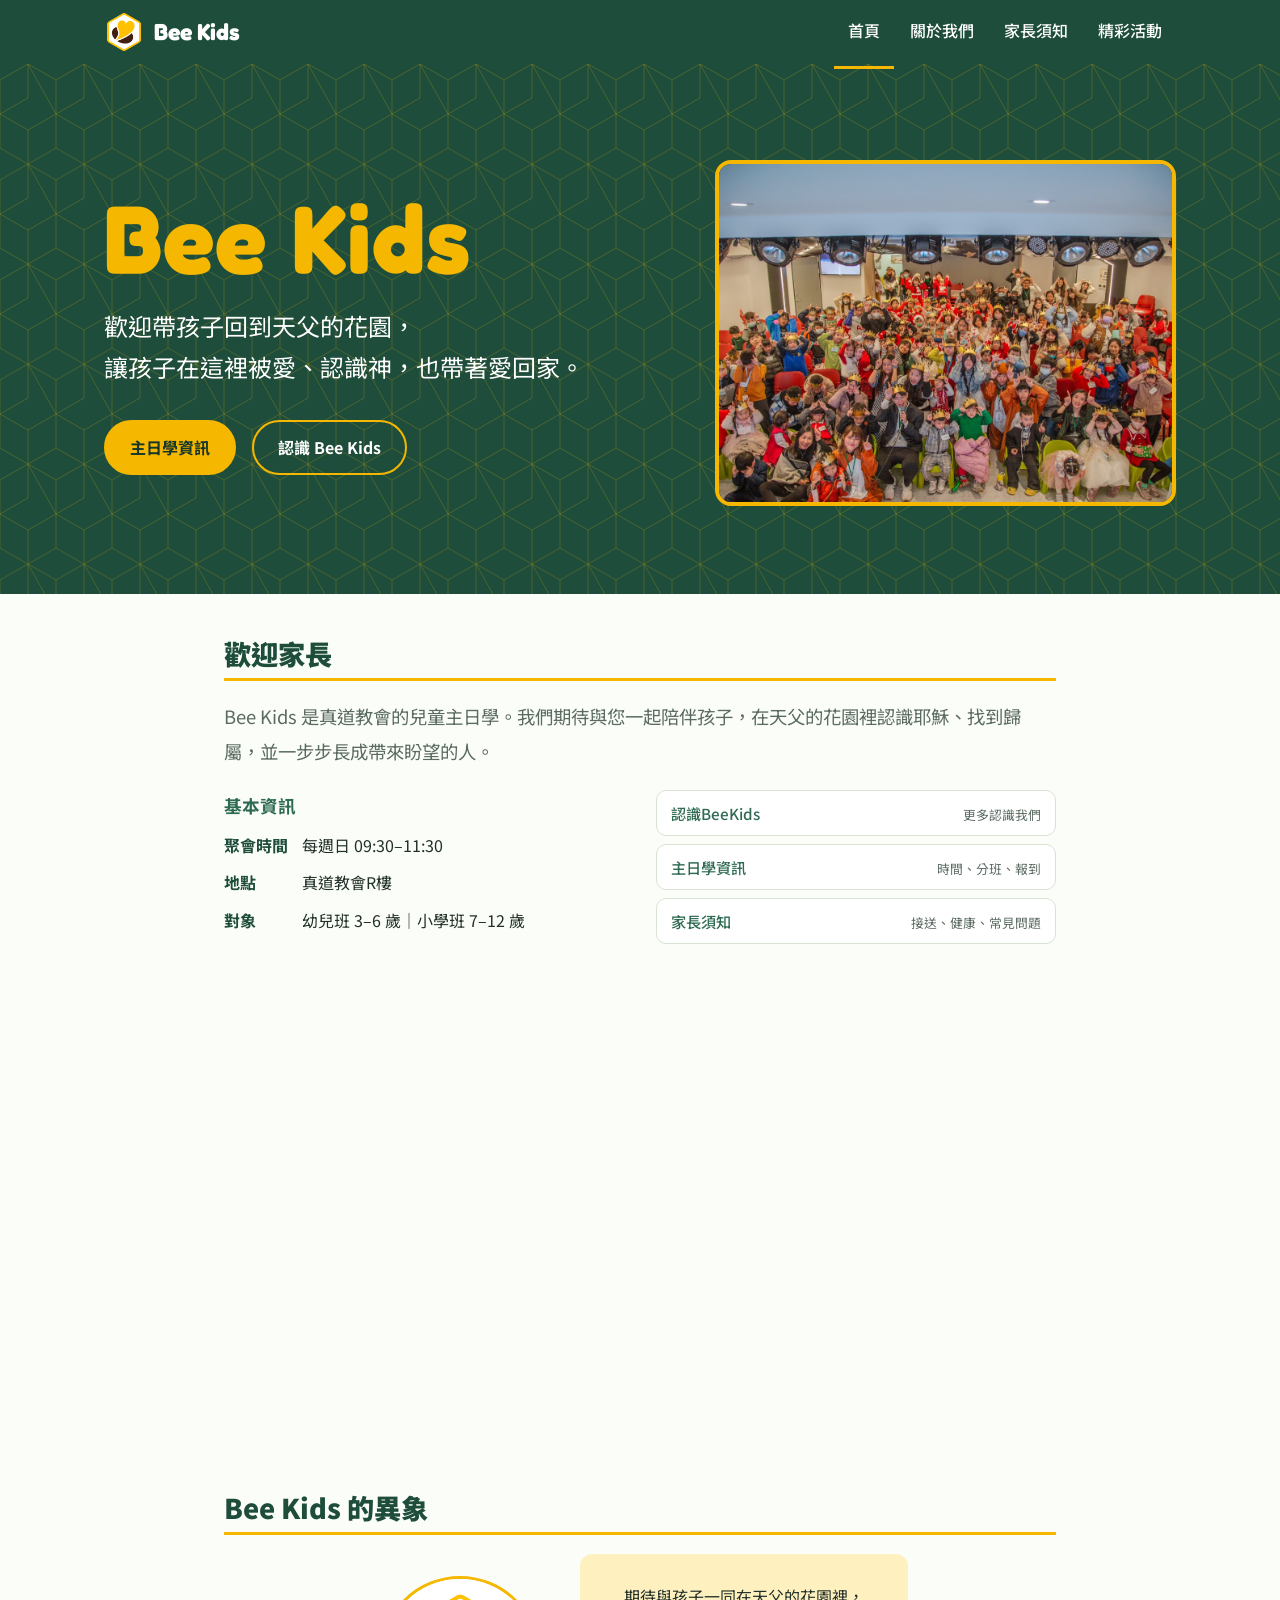
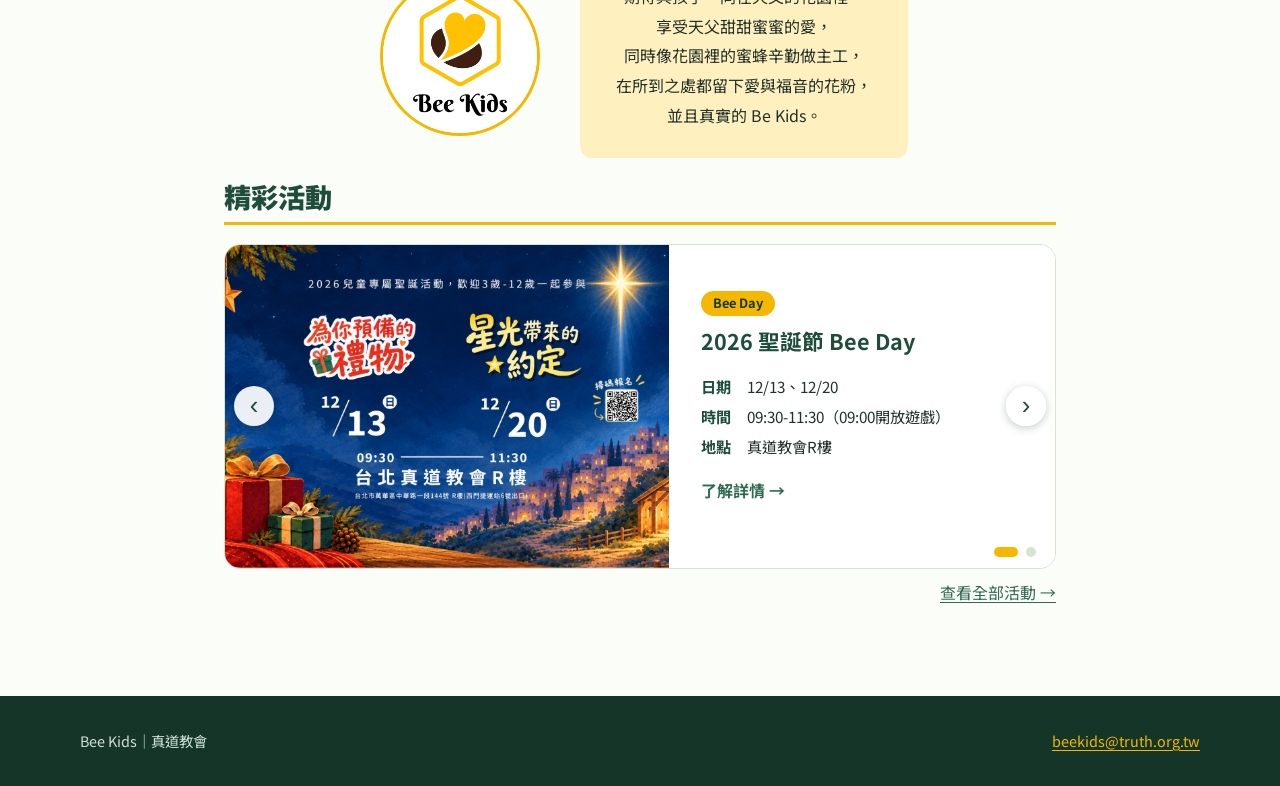
<file: index.html>
<!doctype html>
<html lang="zh-Hant">
<head>
<meta charset="utf-8">
<meta name="viewport" content="width=device-width, initial-scale=1">
<title>Bee Kids｜家長平台</title>
<meta name="description" content="Bee Kids 兒童主日學家長平台：認識我們、主日學資訊、家長須知與年度行事曆。">
<link rel="stylesheet" href="assets/site.css">
<script defer src="assets/site.js"></script>
<script defer src="assets/events-carousel.js"></script>
</head>
<body class="home">

<section class="hero">
  <div class="hero-in">
    <div class="hero-text">
      <h1>Bee Kids</h1>
      <p>歡迎帶孩子回到天父的花園，<br>讓孩子在這裡被愛、認識神，也帶著愛回家。</p>
      <div class="btns">
        <a class="btn solid" href="parents/meet/info.html">主日學資訊</a>
        <a class="btn line" href="parents/meet/about.html">認識 Bee Kids</a>
      </div>
    </div>
    <figure class="hero-photo">
  <img src="assets/img/main_group.jpg" alt="Bee Kids 活動合照">
</figure>
  </div>
</section>

<main id="main" class="page no-toc">
<article class="prose">

<h2 id="welcome">歡迎家長</h2>
<p class="lead">Bee Kids 是真道教會的兒童主日學。我們期待與您一起陪伴孩子，在天父的花園裡認識耶穌、找到歸屬，並一步步長成帶來盼望的人。</p>

<div class="info-split">
  <div class="info-left">
    <h3>基本資訊</h3>
    <dl class="facts">
      <dt>聚會時間</dt><dd>每週日 <span class="nw">09:30–11:30</span></dd>
      <dt>地點</dt><dd>真道教會R樓</dd>
      <dt>對象</dt><dd><span class="nw">幼兒班 3–6 歲</span>｜<span class="nw">小學班 7–12 歲</span></dd>
    </dl>
  </div>

  <ul class="links row">
    <li><a href="parents/info.html">認識BeeKids<small>更多認識我們</small></a></li>
    <li><a href="parents/info.html">主日學資訊<small>時間、分班、報到</small></a></li>
    <li><a href="parents/faq.html">家長須知<small>接送、健康、常見問題</small></a></li>
  </ul>
</div>

<!-- 影片播放區塊 -->
<div class="video-container" style="position: relative; padding-bottom: 56.25%; height: 0; overflow: hidden; max-width: 100%; margin-top: 1.5rem; border-radius: 12px;">
  <iframe 
    src="https://www.youtube.com/embed/9BmwcE1uINo" 
    title="Bee Kids 介紹影片" 
    frameborder="0" 
    allow="accelerometer; autoplay; clipboard-write; encrypted-media; gyroscope; picture-in-picture; web-share" 
    allowfullscreen
    style="position: absolute; top: 0; left: 0; width: 100%; height: 100%;">
  </iframe>
</div>

<h2 id="brand">Bee Kids 的異象</h2>
<div class="split has-logo two">
  <div class="split-logo"><img src="assets/img/BeeKids_白底.jpg" alt="Bee Kids LOGO"></div>
  <div class="split-text">
    <p>
      期待與孩子一同在天父的花園裡，<br>
      享受天父甜甜蜜蜜的愛，<br>
      同時像花園裡的蜜蜂辛勤做主工，<br>
      在所到之處都留下愛與福音的花粉，<br>
      並且真實的 Be Kids。
    </p>
  </div>
</div>

  <section id="events-home" data-events-carousel hidden>
  <h2>精彩活動</h2>
  <div class="ev-car-mount"></div>
  <p class="ev-more"><a href="parents/meet/ongoing.html">查看全部活動 →</a></p>
</section>


</article>
</main>
</body>
</html>
</file>
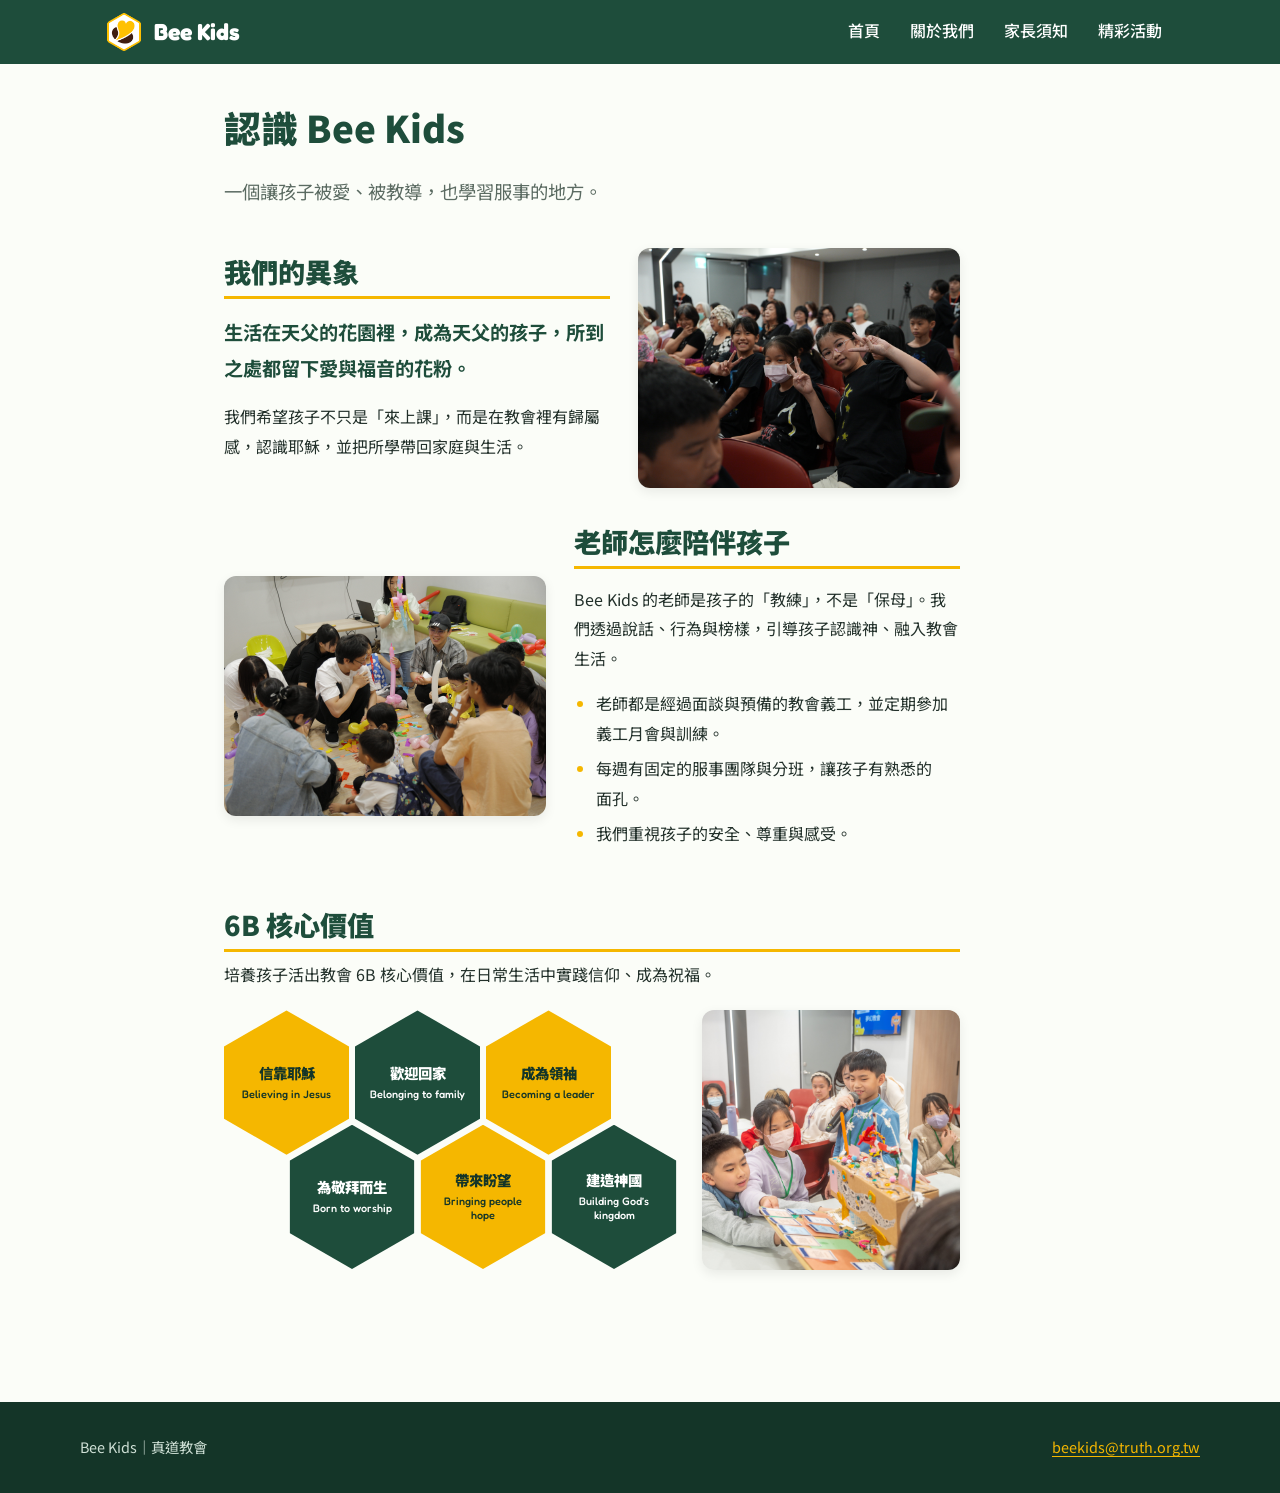
<file: parents/about.html>
<!doctype html>
<html lang="zh-Hant">
<head>
<meta charset="utf-8">
<meta name="viewport" content="width=device-width, initial-scale=1">
<title>認識 Bee Kids｜Bee Kids</title>
<link rel="stylesheet" href="../assets/site.css">
<script defer src="../assets/site.js"></script>
<style>

/* 前兩個圖文區塊：左文右圖 */
.prose .feature-row {display: flex;align-items: center;gap: 28px;margin: 36px 0;}
.prose .feature-row.reverse {flex-direction: row;}
.prose .feature-text {flex: 1.2;min-width: 0;margin-top: 0 !important;}

.prose .feature-text h2 {margin-top: 0 !important;padding-top: 0 !important;line-height: 1.3;}
.prose .feature-image {flex: 1;min-width: 0;margin-top: 0 !important;}
.prose .feature-image img {width: 100%;height: 260px;margin: 0 !important;object-fit: cover;border-radius: 12px;display: block;box-shadow: 0 4px 12px rgba(0, 0, 0, 0.08);}

/* 手機版 */
@media (max-width: 768px) {
.prose .feature-row,
.prose .feature-row.reverse {flex-direction: column;align-items: stretch;gap: 16px;}
.prose .feature-image {width: 100%;}
.prose .feature-image img {height: 220px;}}

  
/* 偶數區塊反轉方向（變成左圖右文） */
  .prose .feature-row.reverse {flex-direction: row-reverse;}
  .prose .feature-text {flex: 1.2;margin-top: 0 !important;}
  .prose .feature-text h2 {margin-top: 0 !important;padding-top: 0 !important;line-height: 1.3;}
  .prose .feature-image {flex: 1;margin-top: 4px !important; /* 微調 4px 補償文字行高留白，讓照片上緣不超過標題文字 */}
  .prose .feature-image img {width: 100%;height: 240px;margin: 0 !important; /* 覆蓋 .prose img 可能預設的上下外距 */object-fit: cover;border-radius: 12px;display: block;box-shadow: 0 4px 12px rgba(0, 0, 0, 0.08);}

/* 6B 核心價值區塊：標題在上方，下方「左蜂巢、右照片」並排 */
.prose .core-section {margin-top: 40px;}
  .prose .core-header {margin-bottom: 20px;}
  .prose .core-header h2 {margin-top: 0 !important;margin-bottom: 8px;}
  .prose .core-header p {margin: 0;}
  .prose .core-content-row {display: flex;align-items: center;gap: 28px;}
  .prose .core-honey-wrap {flex: 1.1;}
  .prose .core-honey-wrap .honey {margin: 0 !important;}
  .prose .core-side-image {flex: 1;}
  .prose .core-side-image img {width: 100%;height: 260px;margin: 0 !important;object-fit: cover;border-radius: 12px;display: block;box-shadow: 0 4px 12px rgba(0, 0, 0, 0.08);}

/* 手機版自動改為上下堆疊，避免畫面太擠 */
@media (max-width: 768px) {
  .prose .feature-row,
  .prose .feature-row.reverse,
  .prose .core-content-row {flex-direction: column;gap: 16px;}
  .prose .feature-image,
  .prose .core-honey-wrap,
  .prose .core-side-image {width: 100%;}
  .prose .feature-image img,
  .prose .core-side-image img {height: 220px;}}
 
</style>
</head>
<body>
<main id="main" class="page no-toc">
<article class="prose">
  <h1>認識 Bee Kids</h1>
  <p class="lead">一個讓孩子被愛、被教導，也學習服事的地方。</p>

  <!-- 區塊 1：左文右圖（照片頂端與標題切齊） -->
  <section class="feature-row">
    <div class="feature-text">
      <h2>我們的異象</h2>
      <p class="quote">生活在天父的花園裡，成為天父的孩子，所到之處都留下愛與福音的花粉。</p>
      <p>我們希望孩子不只是「來上課」，而是在教會裡有歸屬感，認識耶穌，並把所學帶回家庭與生活。</p>
    </div>
    <div class="feature-image">
      <img src="../assets/img/about/about_learn.png" alt="孩子在教會學習並建立歸屬感">
    </div>
  </section>

  <!-- 區塊 2：左圖右文（照片頂端與標題切齊） -->
  <section class="feature-row reverse">
    <div class="feature-text">
      <h2>老師怎麼陪伴孩子</h2>
      <p>Bee Kids 的老師是孩子的「教練」，不是「保母」。我們透過說話、行為與榜樣，引導孩子認識神、融入教會生活。</p>
      <ul>
        <li>老師都是經過面談與預備的教會義工，並定期參加義工月會與訓練。</li>
        <li>每週有固定的服事團隊與分班，讓孩子有熟悉的面孔。</li>
        <li>我們重視孩子的安全、尊重與感受。</li>
      </ul>
    </div>
    <div class="feature-image">
      <img src="../assets/img/about/about_kids.jpg" alt="老師像教練一樣陪伴孩子">
    </div>
  </section>

  <!-- 區塊 3：6B 核心價值（上方標題說明，下方左蜂巢、右照片並排） -->
  <section class="core-section">
    <div class="core-header">
      <h2>6B 核心價值</h2>
      <p>培養孩子活出教會 6B 核心價值，在日常生活中實踐信仰、成為祝福。</p>
    </div>

    <div class="core-content-row">
      <div class="core-honey-wrap">
        <div class="honey" role="list">
          <div class="hex" role="listitem"><b>信靠耶穌</b><span>Believing in Jesus</span></div>
          <div class="hex" role="listitem"><b>歡迎回家</b><span>Belonging to family</span></div>
          <div class="hex" role="listitem"><b>成為領袖</b><span>Becoming a leader</span></div>
          <div class="hex" role="listitem"><b>為敬拜而生</b><span>Born to worship</span></div>
          <div class="hex" role="listitem"><b>帶來盼望</b><span>Bringing people hope</span></div>
          <div class="hex" role="listitem"><b>建造神國</b><span>Building God’s kingdom</span></div>
        </div>
      </div>
      <div class="core-side-image">
        <img src="../assets/img/about/about_6B.jpg" alt="孩子們在活動中實踐 6B 核心價值">
      </div>
    </div>
  </section>

  <div data-children></div>
</article>
</main>
</body>
</html>
</file>
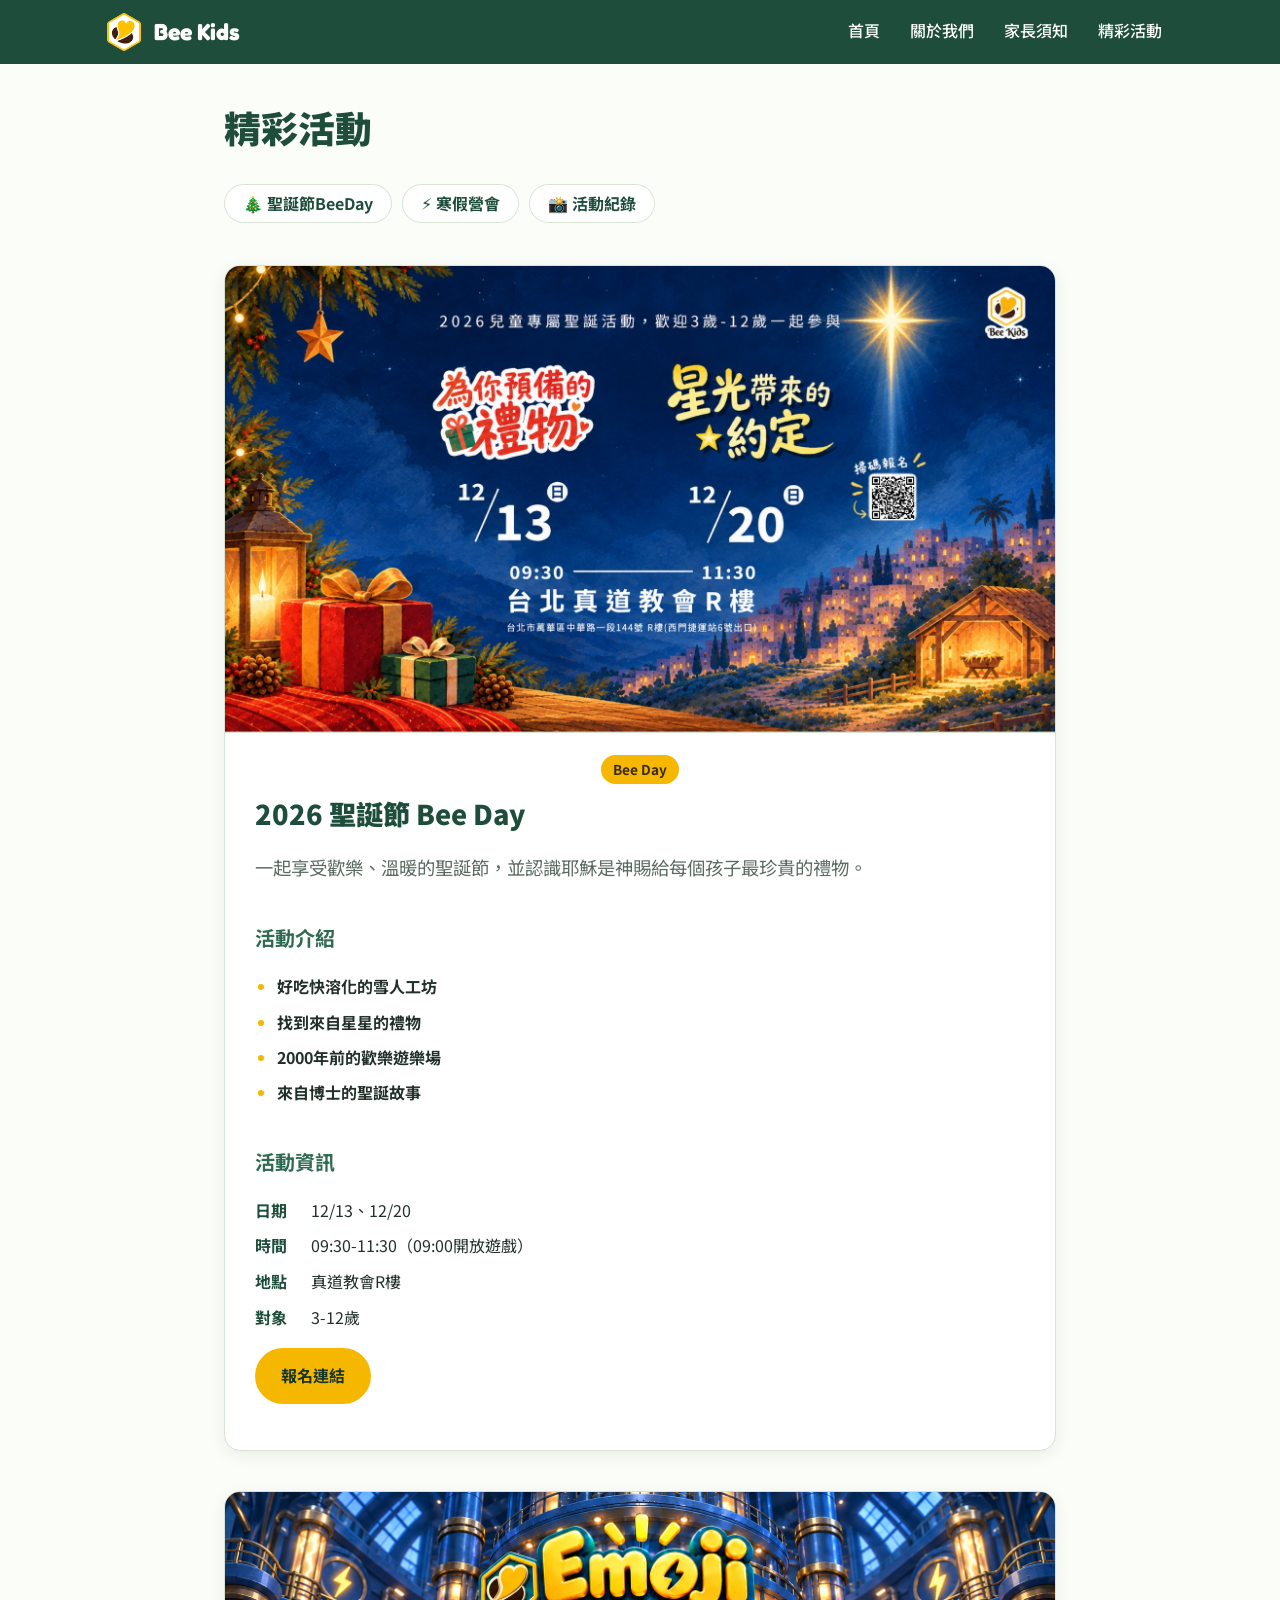
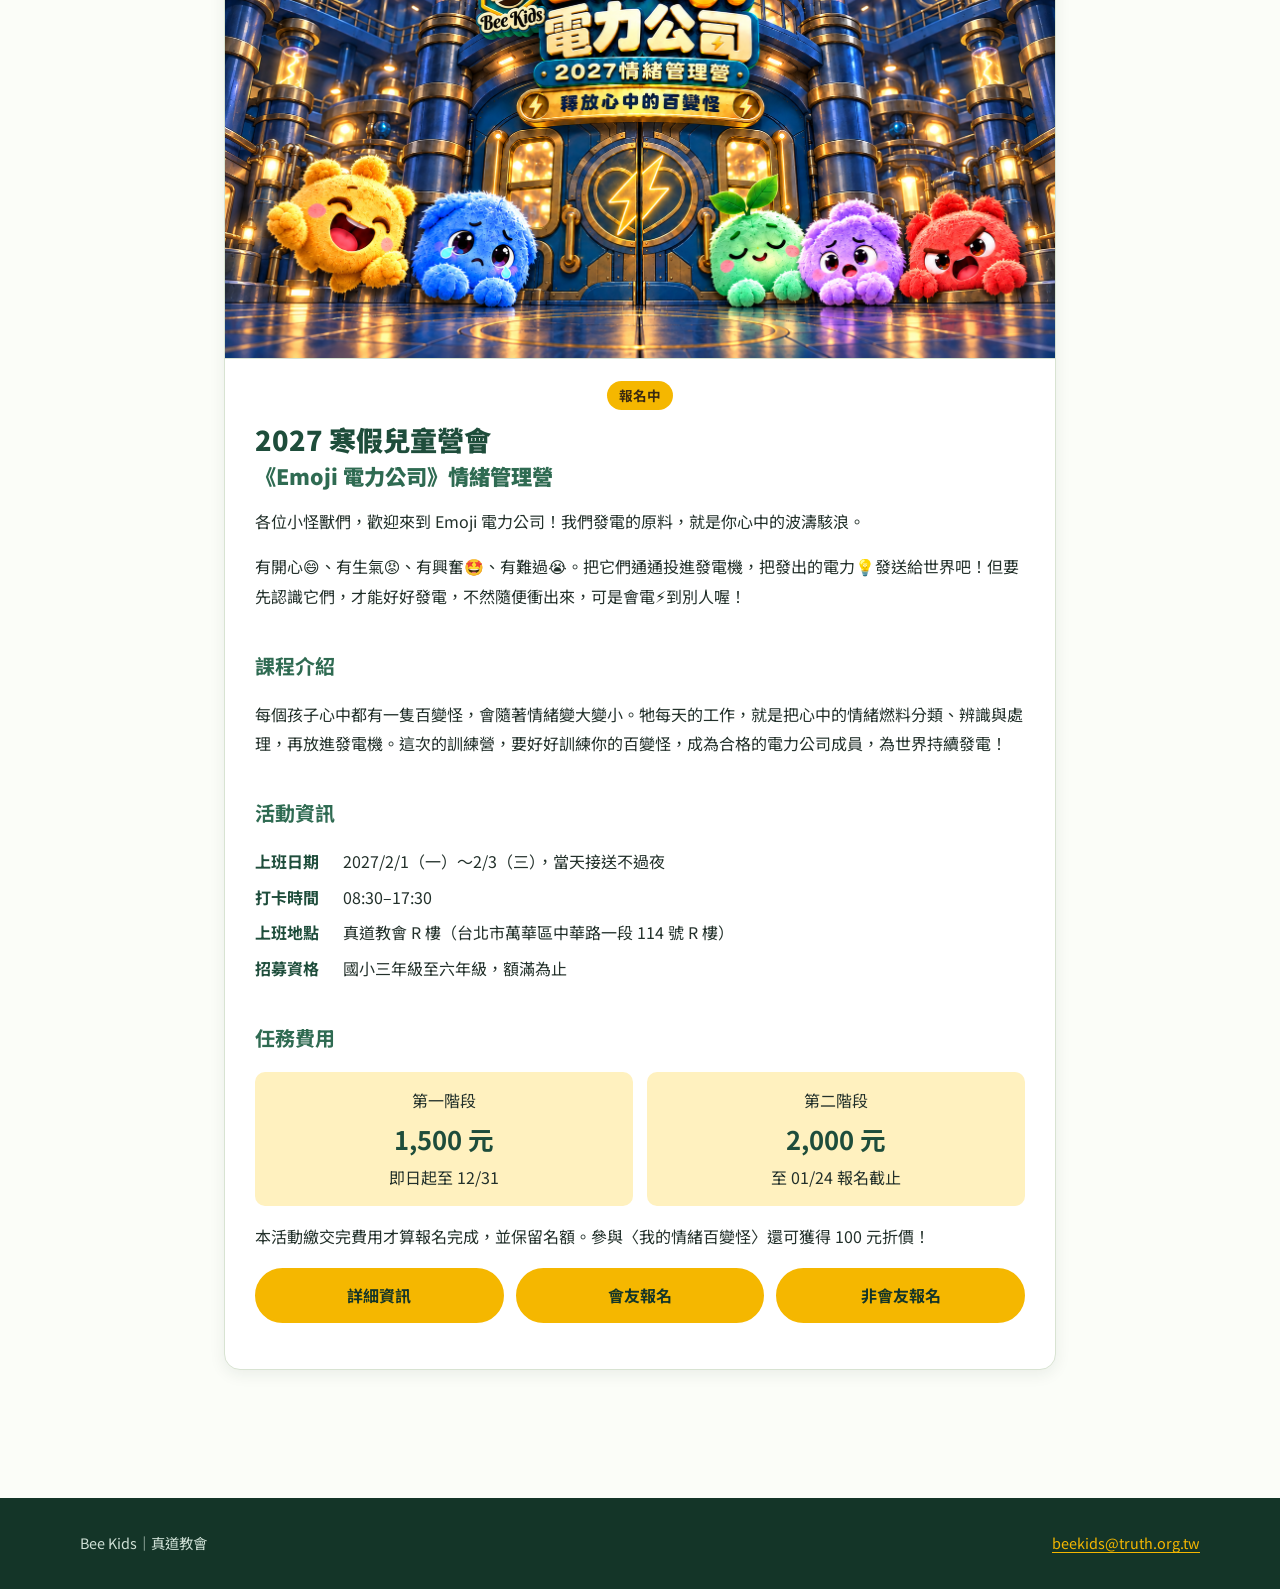
<file: parents/events.html>
<!doctype html>
<html lang="zh-Hant">
<head>
<meta charset="utf-8">
<meta name="viewport" content="width=device-width, initial-scale=1">
<title>精彩活動｜Bee Kids</title>
<link rel="stylesheet" href="../assets/site.css">
<script defer src="../assets/site.js"></script>
</head>
<body>
<main id="main" class="page no-toc">
<article class="prose wide">
<h1>精彩活動</h1>

<nav class="ev-nav" aria-label="活動快捷">
  <a href="#xmas">🎄 聖誕節BeeDay</a>
  <a href="#camp">⚡ 寒假營會</a>
  <a href="records.html">📸 活動紀錄</a>
</nav>

<!-- ========== 聖誕節 ========== -->
<section class="ev-sec" id="xmas">
  <figure class="ev-hero"><span>聖誕節主視覺 16:9</span><img src="../assets/img/promote/聖誕主視覺.jpg" alt="loading..." ></figure>
  <span class="ev-tag">Bee Day</span>
  <h2>2026 聖誕節 Bee Day</h2>
  <p class="lead">一起享受歡樂、溫暖的聖誕節，並認識耶穌是神賜給每個孩子最珍貴的禮物。</p>

  <h3>活動介紹</h3>
        <ul>
    <li><b>好吃快溶化的雪人工坊</b>
    <li><b>找到來自星星的禮物</b>
    <li><b>2000年前的歡樂遊樂場</b>
    <li><b>來自博士的聖誕故事</b>
    </ul>
  
  <h3>活動資訊</h3>
  <dl class="facts">
    <dt>日期</dt><dd>12/13、12/20</dd>
    <dt>時間</dt><dd>09:30-11:30（09:00開放遊戲）</dd>
    <dt>地點</dt><dd>真道教會R樓</dd>
    <dt>對象</dt><dd>3-12歲</dd>
  </dl>
  <p><a class="btn solid" href="https://forms.gle/BLVDxsbfL2JKBFts7" target="_blank" rel="noopener">報名連結</a></p>
</section>

<!-- ========== 寒假營會 ========== -->
<section class="ev-sec" id="camp">
  <figure class="ev-hero"><img src="../assets/img/promote/營會主視覺.png" alt="loading..." ></figure>
  <span class="ev-tag">報名中</span>
  <h2><span>2027 寒假兒童營會</span><span class="ev-sub">《Emoji 電力公司》情緒管理營</span></h2>
  <p>各位小怪獸們，歡迎來到 Emoji 電力公司！我們發電的原料，就是你心中的波濤駭浪。</p>
  <p>有開心😄、有生氣😡、有興奮🤩、有難過😭。把它們通通投進發電機，把發出的電力💡發送給世界吧！但要先認識它們，才能好好發電，不然隨便衝出來，可是會電⚡到別人喔！</p>

  <h3>課程介紹</h3>
  <p>每個孩子心中都有一隻百變怪，會隨著情緒變大變小。牠每天的工作，就是把心中的情緒燃料分類、辨識與處理，再放進發電機。這次的訓練營，要好好訓練你的百變怪，成為合格的電力公司成員，為世界持續發電！</p>

  <h3>活動資訊</h3>
  <dl class="facts">
    <dt>上班日期</dt><dd>2027/2/1（一）～2/3（三），當天接送不過夜</dd>
    <dt>打卡時間</dt><dd>08:30–17:30</dd>
    <dt>上班地點</dt><dd>真道教會 R 樓（台北市萬華區中華路一段 114 號 R 樓）</dd>
    <dt>招募資格</dt><dd>國小三年級至六年級，額滿為止</dd>
  </dl>

  <h3>任務費用</h3>
  <div class="ev-price">
    <div>第一階段<br><b>1,500 元</b>即日起至 12/31</div>
    <div>第二階段<br><b>2,000 元</b>至 01/24 報名截止</div>
  </div>
  <p>本活動繳交完費用才算報名完成，並保留名額。參與〈我的情緒百變怪〉還可獲得 100 元折價！</p>
  <p class="btn-group">
  <a class="btn solid" href="https://beekids-blip.github.io/EMOJI-COMPANY/" target="_blank" rel="noopener">詳細資訊</a>
  <a class="btn solid" href="https://truthchurch.s.gy/tcapp" target="_blank" rel="noopener">會友報名</a>
  <a class="btn solid" href="https://docs.google.com/forms/d/e/1FAIpQLSduo9buTkHyagQ3-dqtahAXddcjssF-SciKy8V9FRWgHzOwSg/viewform" target="_blank" rel="noopener">非會友報名</a>
</p>
</section>

</article>
</main>

<button type="button" class="to-top" aria-label="回到最上面" title="回到最上面">↑</button>
<script>
(() => {
  const b = document.querySelector('.to-top');
  b.addEventListener('click', () => window.scrollTo({ top: 0, behavior: 'smooth' }));
  const t = () => b.classList.toggle('show', window.scrollY > 400);
  addEventListener('scroll', t, { passive: true }); t();
})();
</script>
</body>
</html>
</file>
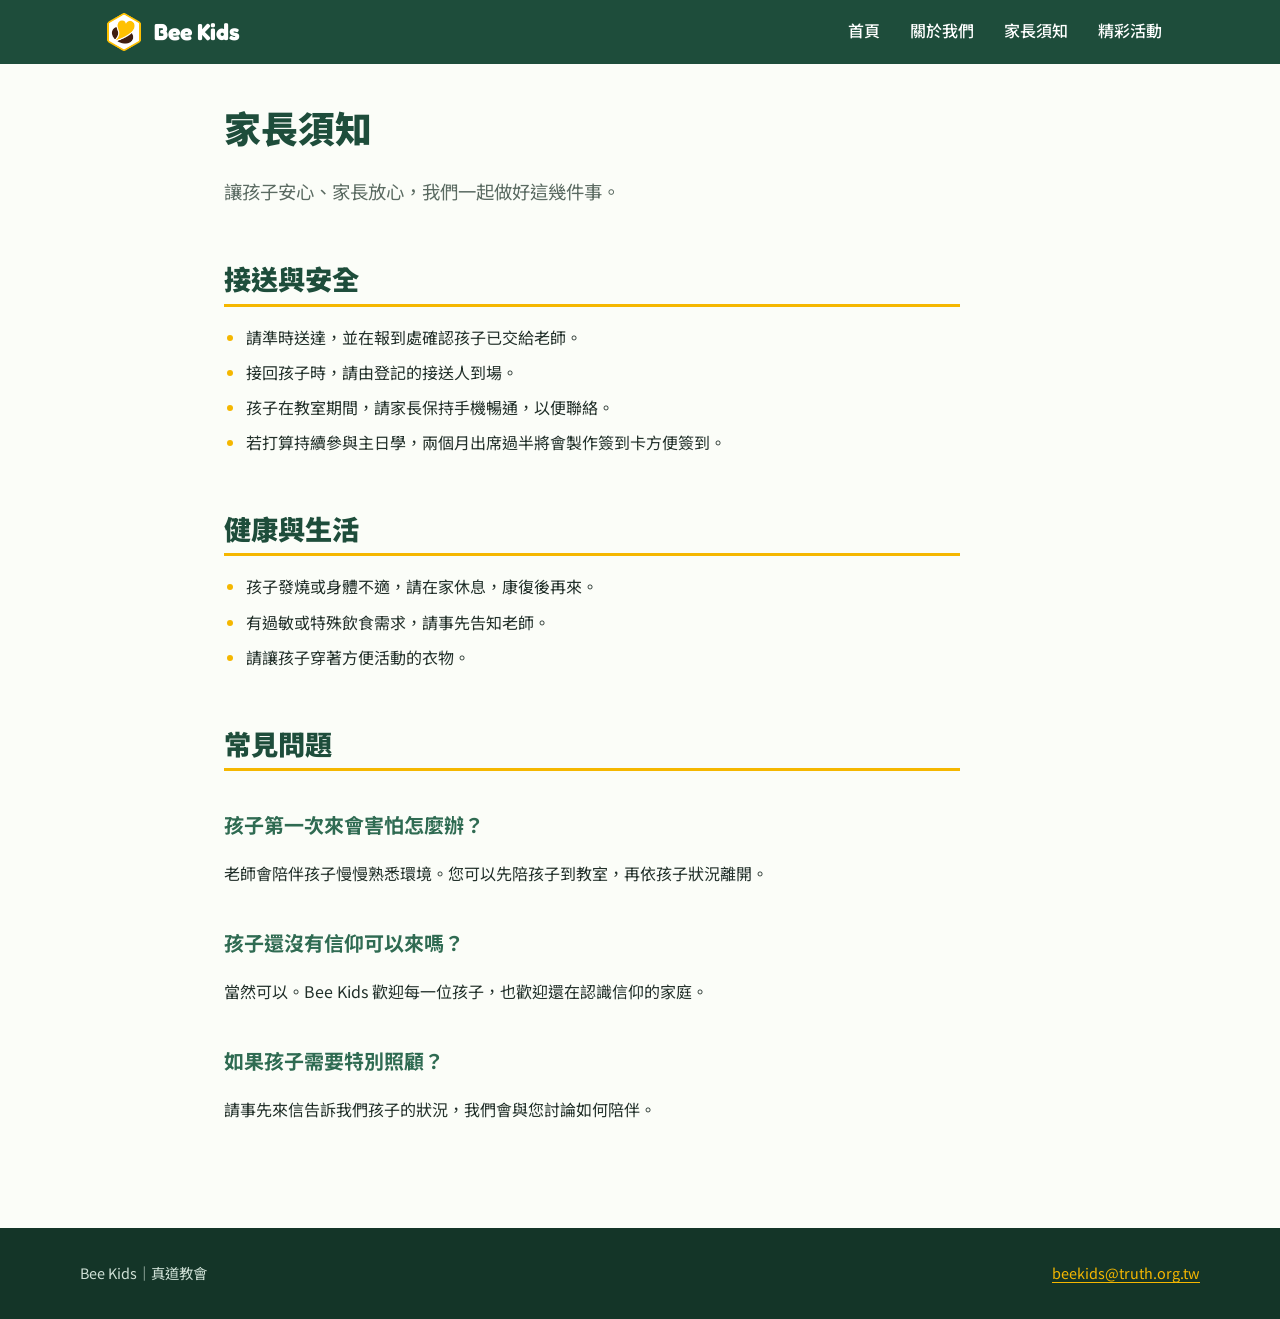
<file: parents/faq.html>
<!doctype html>
<html lang="zh-Hant">
<head>
<meta charset="utf-8">
<meta name="viewport" content="width=device-width, initial-scale=1">
<title>家長須知｜Bee Kids</title>
<link rel="stylesheet" href="../assets/site.css">
<script defer src="../assets/site.js"></script>
</head>
<body>
<main id="main" class="page no-toc">
<article class="prose">
<h1>家長須知</h1>
<p class="lead">讓孩子安心、家長放心，我們一起做好這幾件事。</p>

<h2>接送與安全</h2>
<ul>
  <li>請準時送達，並在報到處確認孩子已交給老師。</li>
  <li>接回孩子時，請由登記的接送人到場。</li>
  <li>孩子在教室期間，請家長保持手機暢通，以便聯絡。</li>
  <li>若打算持續參與主日學，兩個月出席過半將會製作簽到卡方便簽到。</li>
</ul>

<h2>健康與生活</h2>
<ul>
  <li>孩子發燒或身體不適，請在家休息，康復後再來。</li>
  <li>有過敏或特殊飲食需求，請事先告知老師。</li>
  <li>請讓孩子穿著方便活動的衣物。</li>
</ul>

<h2>常見問題</h2>
<h3>孩子第一次來會害怕怎麼辦？</h3>
<p>老師會陪伴孩子慢慢熟悉環境。您可以先陪孩子到教室，再依孩子狀況離開。</p>
<h3>孩子還沒有信仰可以來嗎？</h3>
<p>當然可以。Bee Kids 歡迎每一位孩子，也歡迎還在認識信仰的家庭。</p>
<h3>如果孩子需要特別照顧？</h3>
<p>請事先來信告訴我們孩子的狀況，我們會與您討論如何陪伴。</p>
</article>
</main>
</body>
</html>
</file>
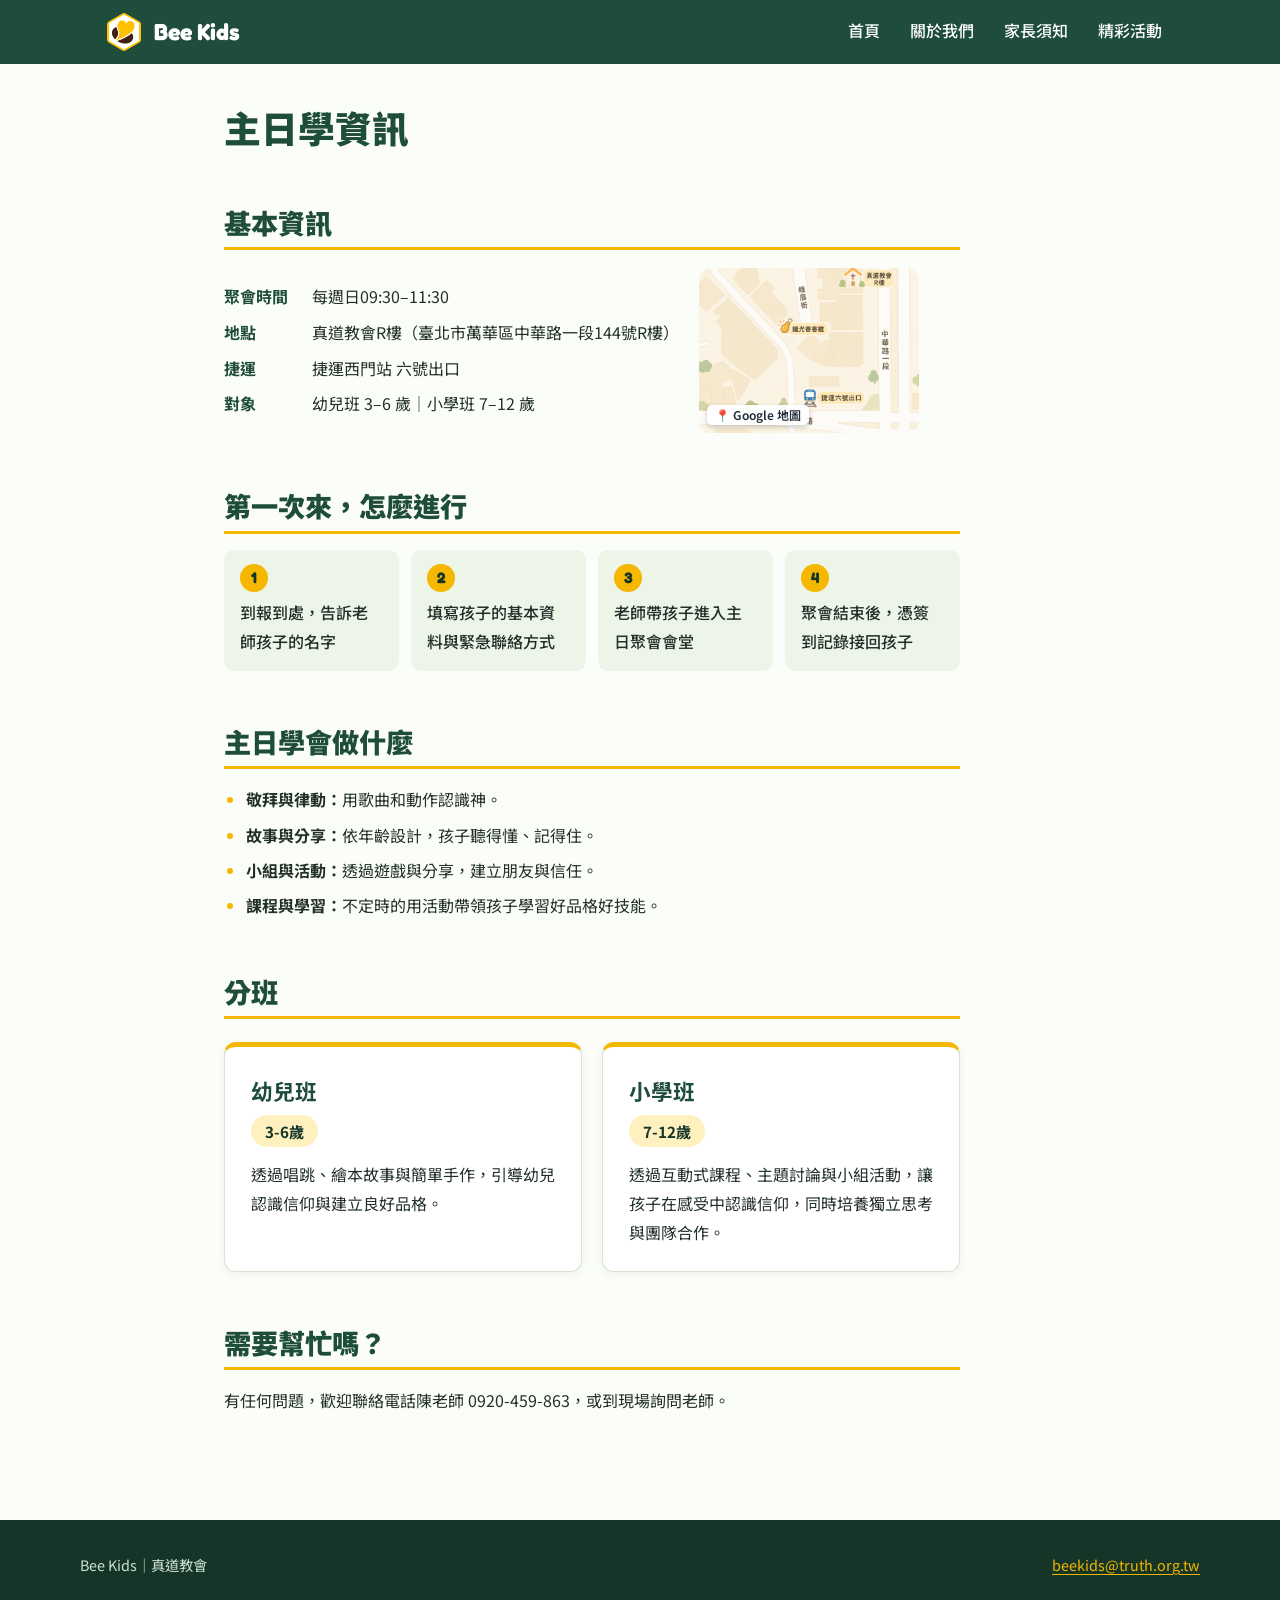
<file: parents/info.html>
<!doctype html>
<html lang="zh-Hant">
<head>
<meta charset="utf-8">
<meta name="viewport" content="width=device-width, initial-scale=1">
<title>主日學資訊｜Bee Kids</title>
<link rel="stylesheet" href="../assets/site.css">
<script defer src="../assets/site.js"></script>
<style>
  /* 僅作為圖片與按鈕的定位框，不影響原本大小與排版 */
  .map-wrap {
    position: relative;
  }
  .map-wrap img {
    width: 100%;
    height: 100%;
    object-fit: cover;
    display: block;
    border-radius: inherit;
  }

  /* 疊加在地圖左下角的小按鈕（縮小版） */
  .map-corner-btn {
    position: absolute;
    left: 8px;
    bottom: 8px;
    display: inline-flex;
    align-items: center;
    gap: 3px;
    padding: 3px 8px;
    background-color: rgba(255, 255, 255, 0.95);
    color: #1f2937 !important;
    text-decoration: none !important;
    font-size: 0.75rem;
    line-height: 1.2;
    font-weight: 600;
    border-radius: 5px;
    box-shadow: 0 2px 5px rgba(0, 0, 0, 0.2);
    transition: background-color 0.2s, transform 0.15s;
  }
  .map-corner-btn:hover {
    background-color: #f59e0b;
    color: #ffffff !important;
    transform: translateY(-1px);
  }
</style>
</head>
<body>
<main id="main" class="page no-toc">
<article class="prose">
<h1>主日學資訊</h1>


<h2>基本資訊</h2>
<div class="info-with-photo">
  <dl class="facts">
    <dt>聚會時間</dt><dd>每週日09:30–11:30</dd>
    <dt>地點</dt><dd>真道教會R樓（臺北市萬華區中華路一段144號R樓）</dd>
    <dt>捷運</dt><dd>捷運西門站 六號出口</dd>
    <dt>對象</dt><dd>幼兒班 3–6 歲｜小學班 7–12 歲</dd>
  </dl>
  
  <div class="info-photo map-wrap">
    <img src="../assets/img/地圖.png" alt="loading...">
    <a href="https://maps.app.goo.gl/uh5dtWUkNuHYH3hj7" target="_blank" rel="noopener noreferrer" class="map-corner-btn">
      📍 Google 地圖
    </a>
  </div>
</div>

<h2>第一次來，怎麼進行</h2>
<ol class="steps">
  <li>到報到處，告訴老師孩子的名字</li>
  <li>填寫孩子的基本資料與緊急聯絡方式</li>
  <li>老師帶孩子進入主日聚會會堂</li>
  <li>聚會結束後，憑簽到記錄接回孩子</li>
</ol>

<h2>主日學會做什麼</h2>
<ul>
  <li><b>敬拜與律動：</b>用歌曲和動作認識神。</li>
  <li><b>故事與分享：</b>依年齡設計，孩子聽得懂、記得住。</li>
  <li><b>小組與活動：</b>透過遊戲與分享，建立朋友與信任。</li>
  <li><b>課程與學習：</b>不定時的用活動帶領孩子學習好品格好技能。</li>
</ul>

<h2>分班</h2>
  <div class="class-cards">
  <div class="card">
  <h3>幼兒班</h3>
  <p class="age">3-6歲</p>
  <p class="desc">透過唱跳、繪本故事與簡單手作，引導幼兒認識信仰與建立良好品格。</p>
  </div>
  <div class="card">
  <h3>小學班</h3>
  <p class="age">7-12歲</p>
  <p class="desc">透過互動式課程、主題討論與小組活動，讓孩子在感受中認識信仰，同時培養獨立思考與團隊合作。</p>
  </div>
  </div>

<h2>需要幫忙嗎？</h2>
<p>有任何問題，歡迎聯絡電話陳老師 0920-459-863，或到現場詢問老師。</p>
</article>
</main>
</body>
</html>
</file>
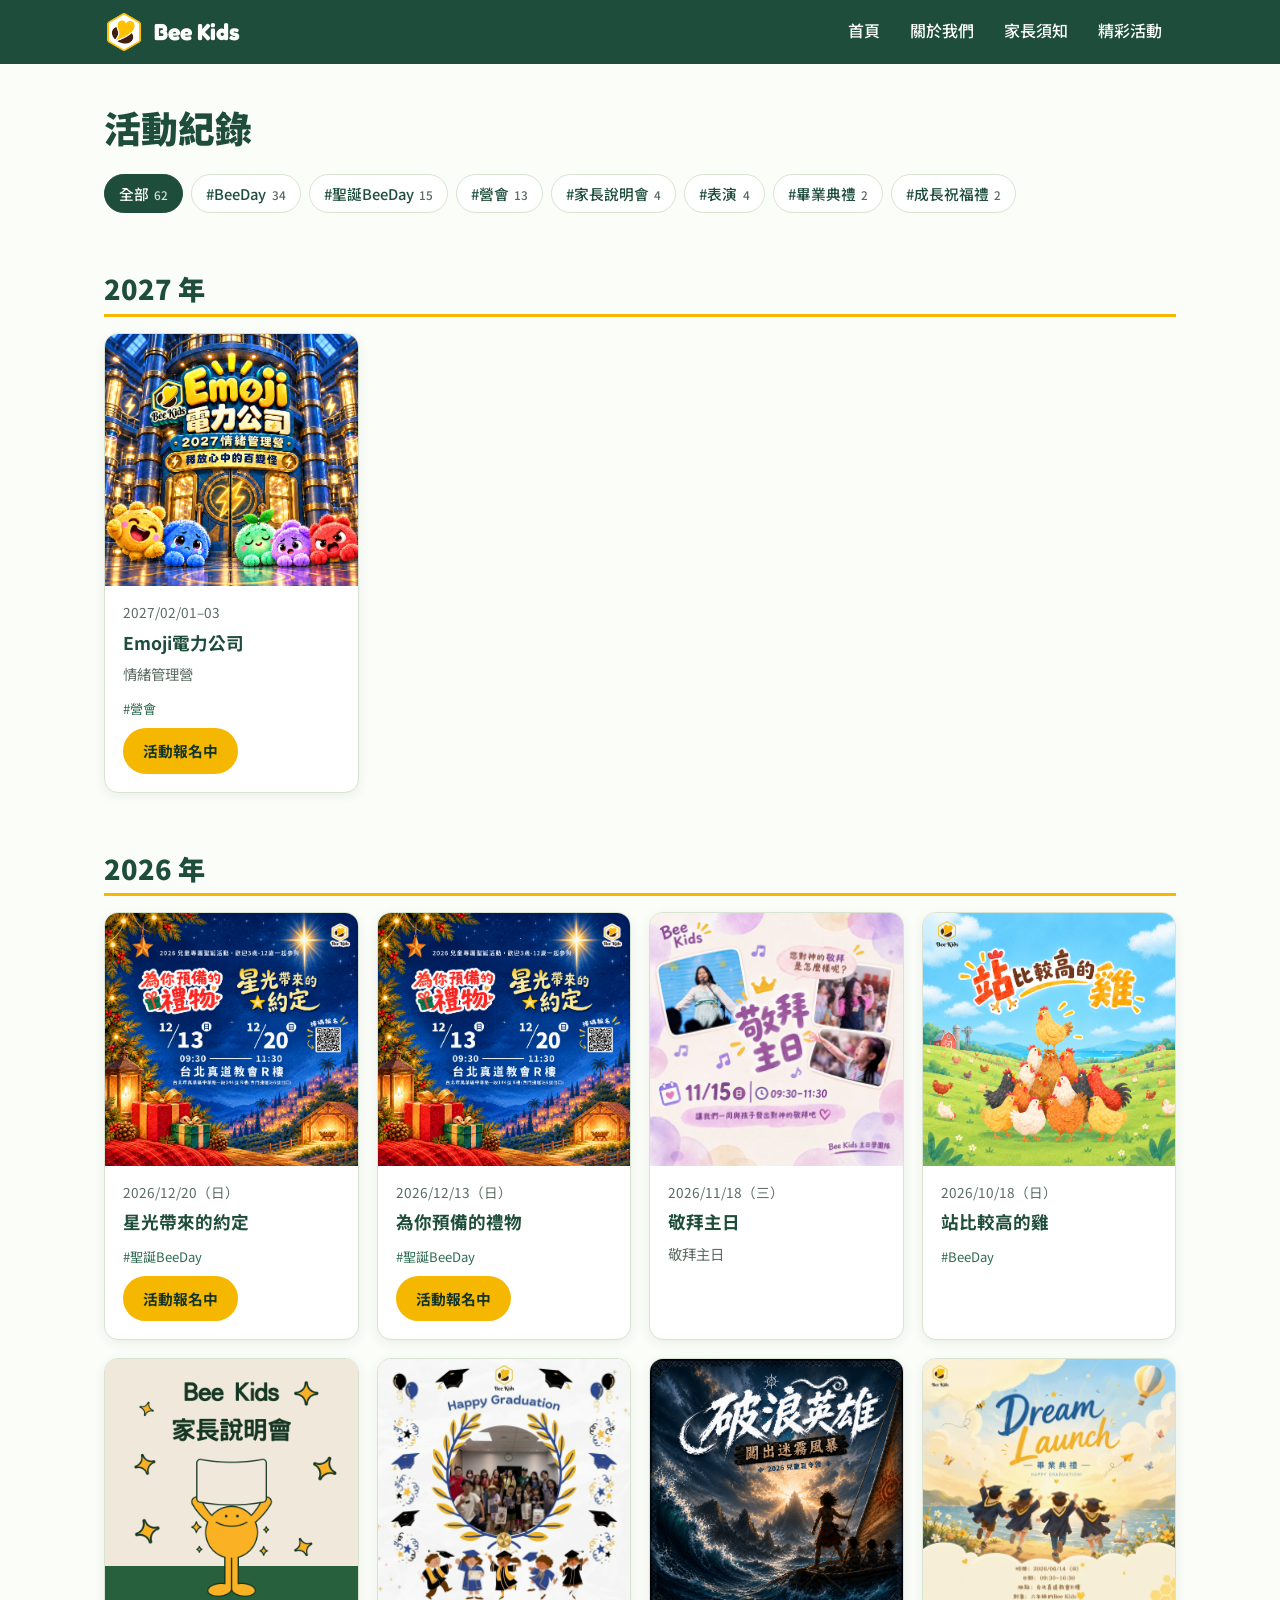
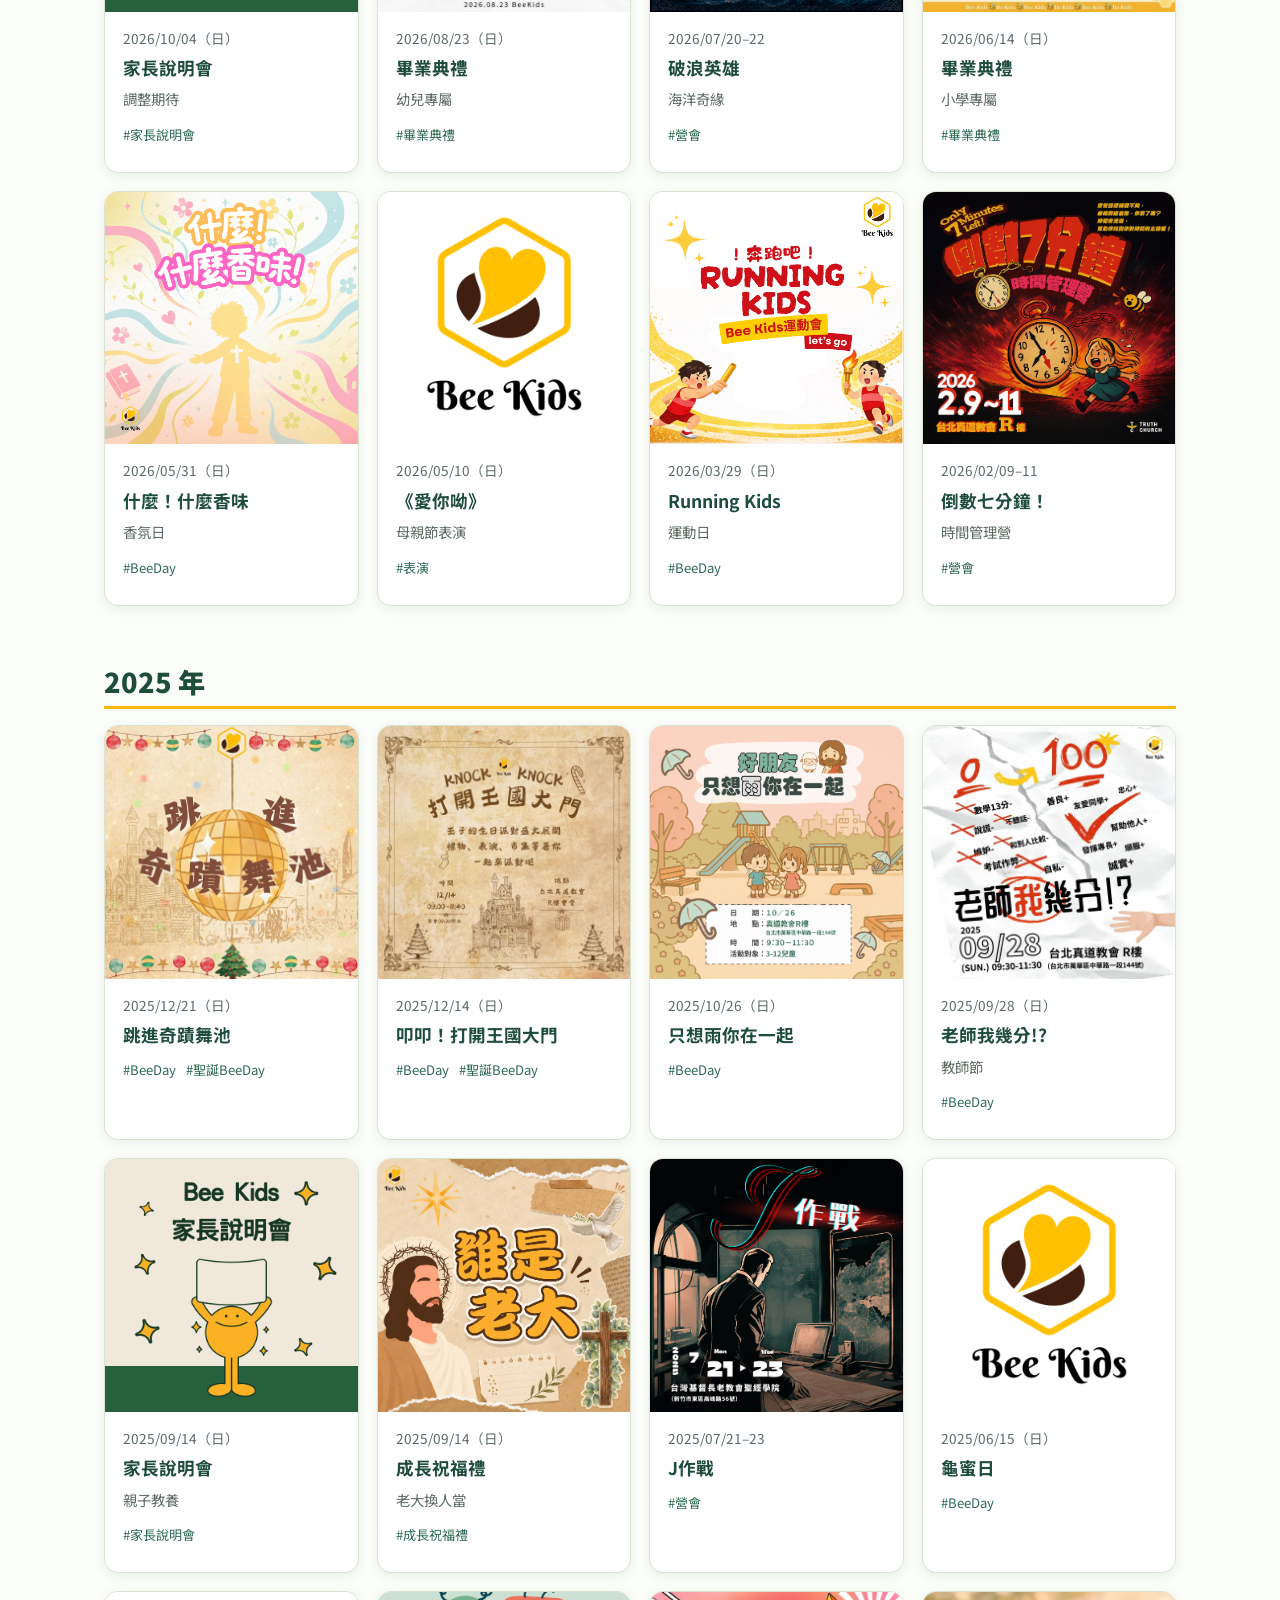
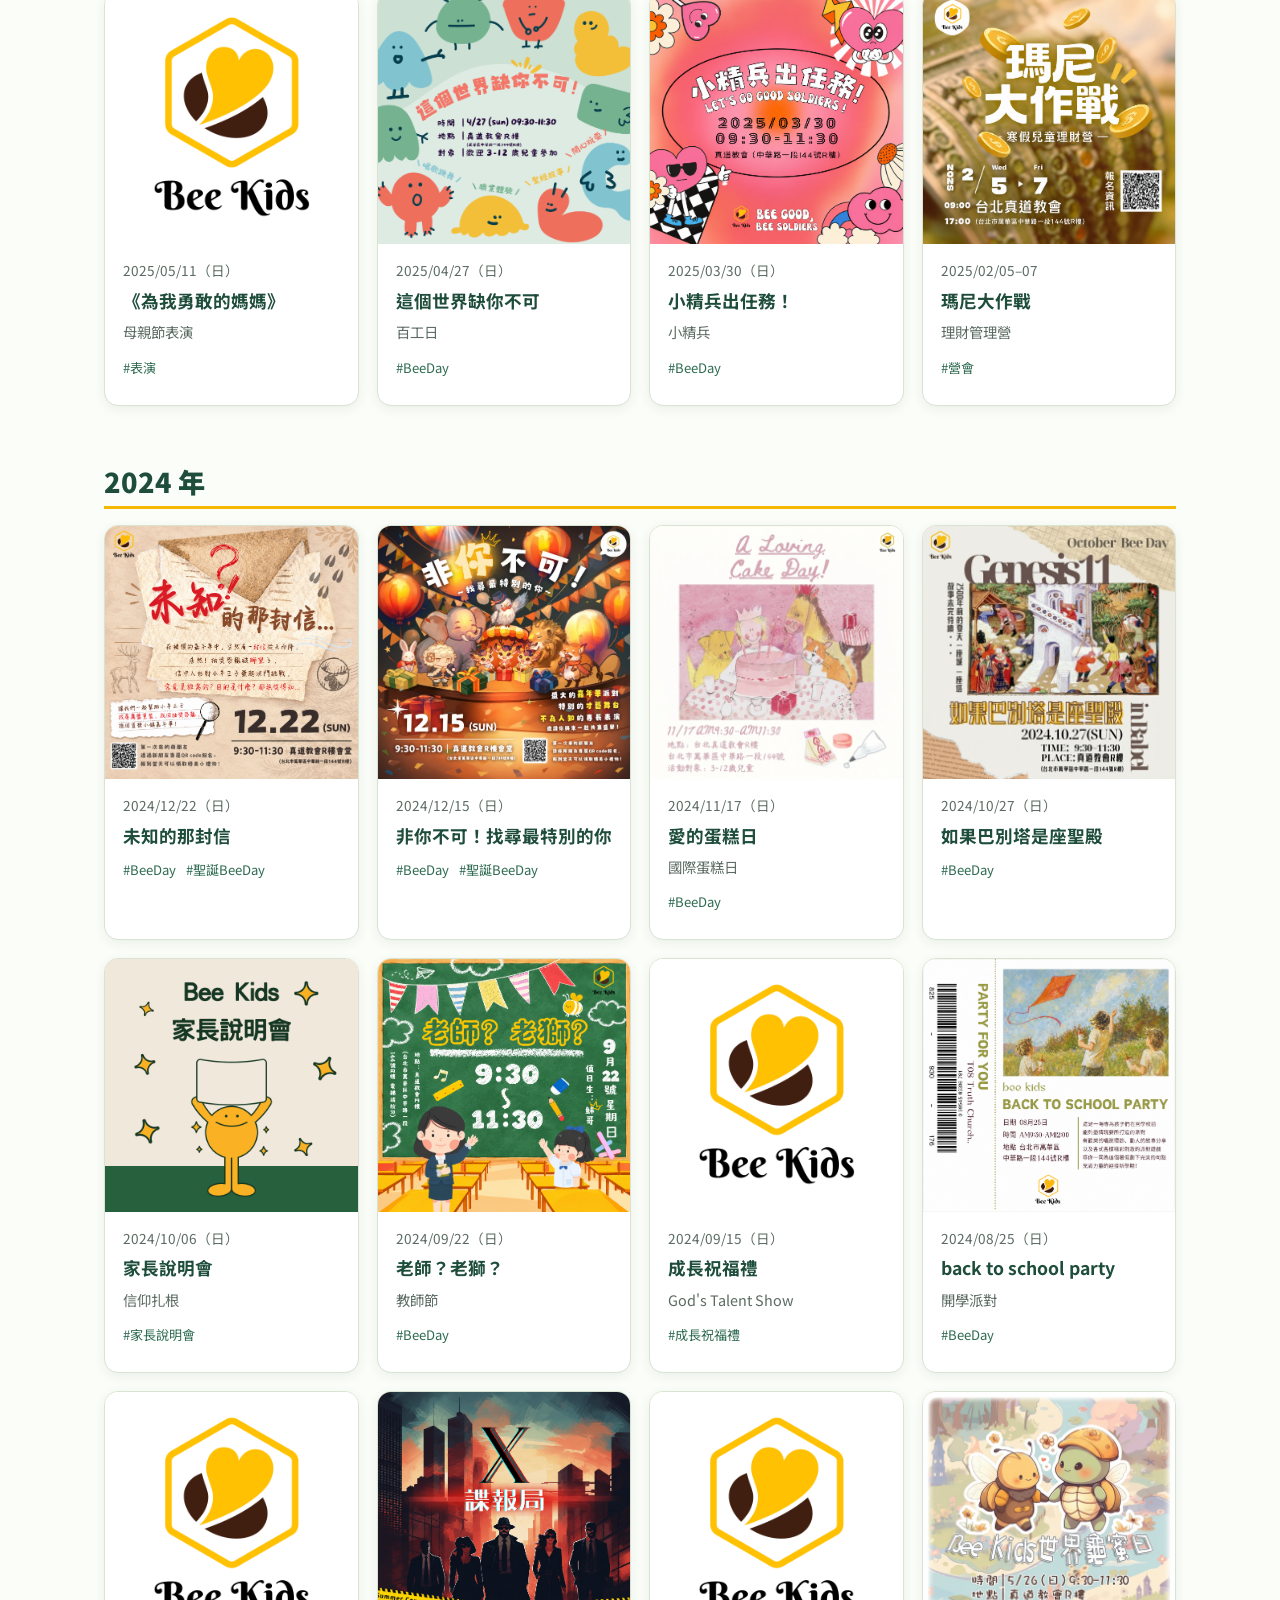
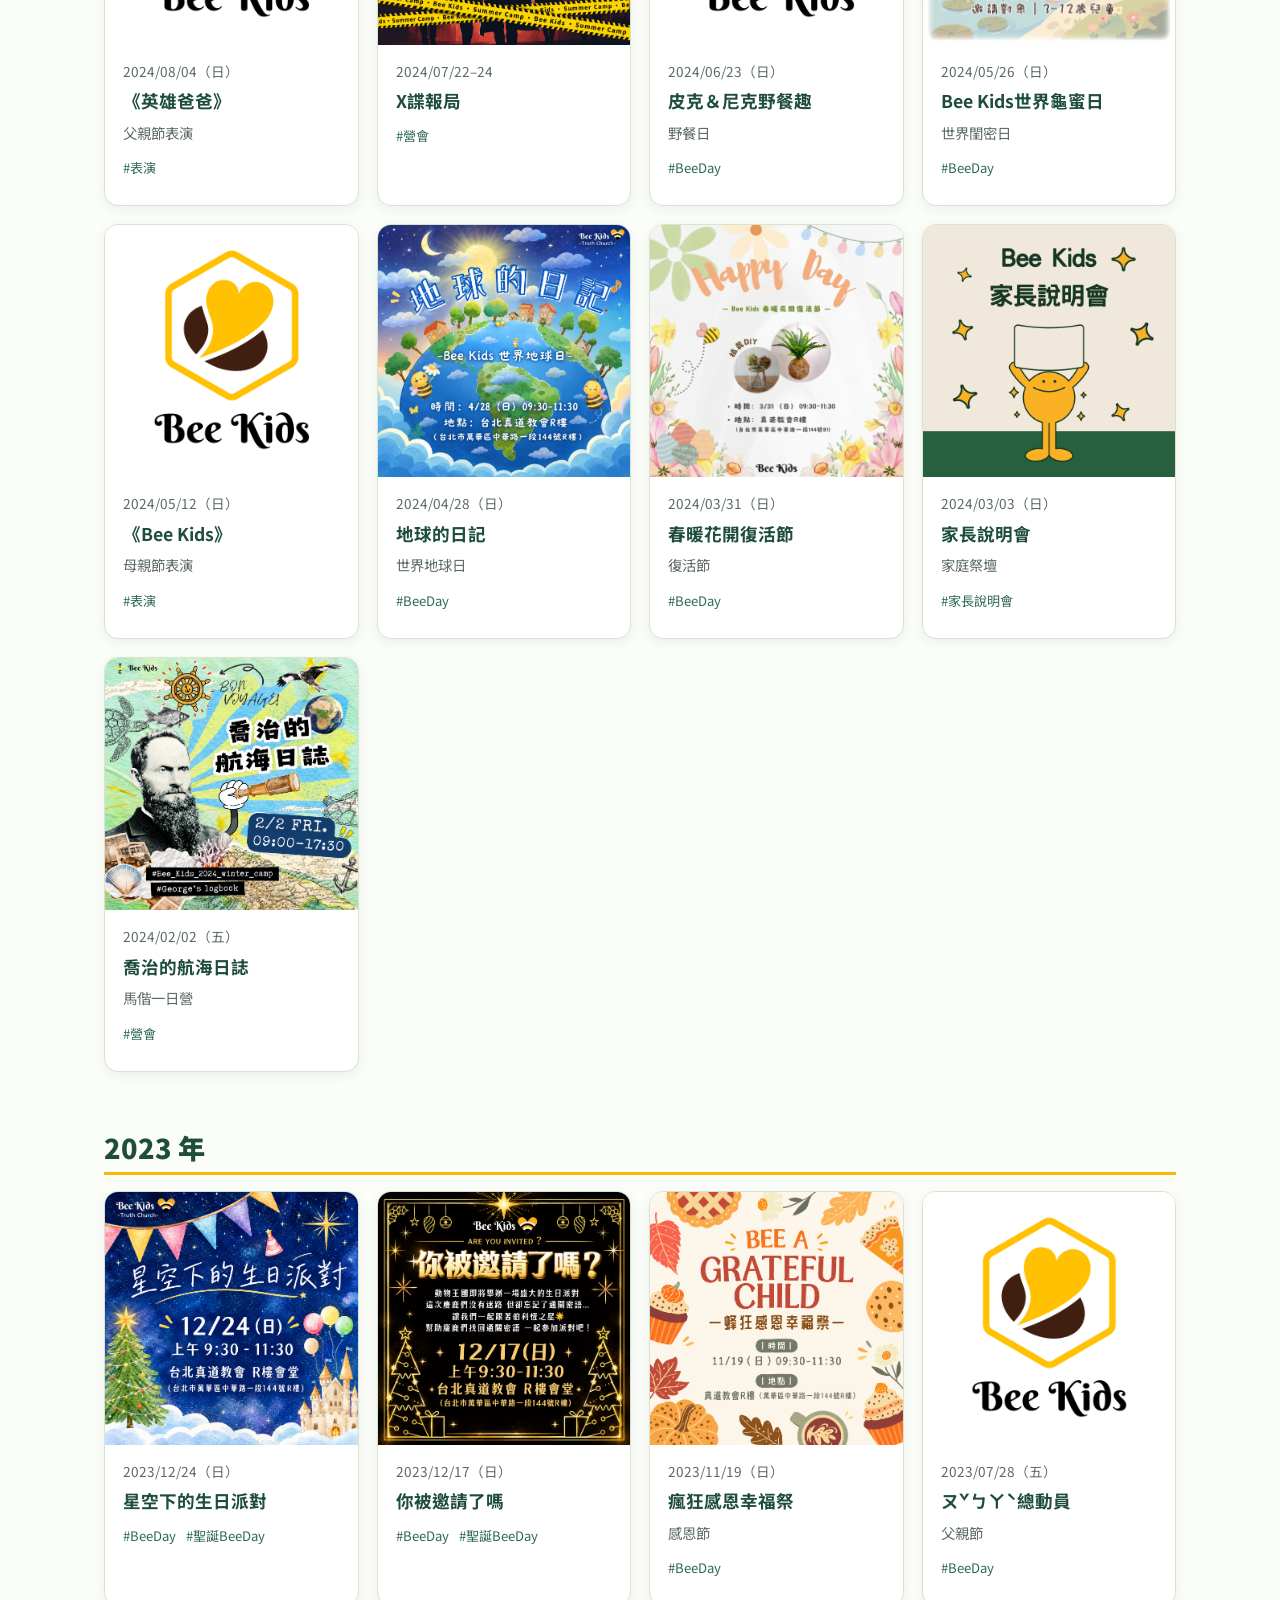
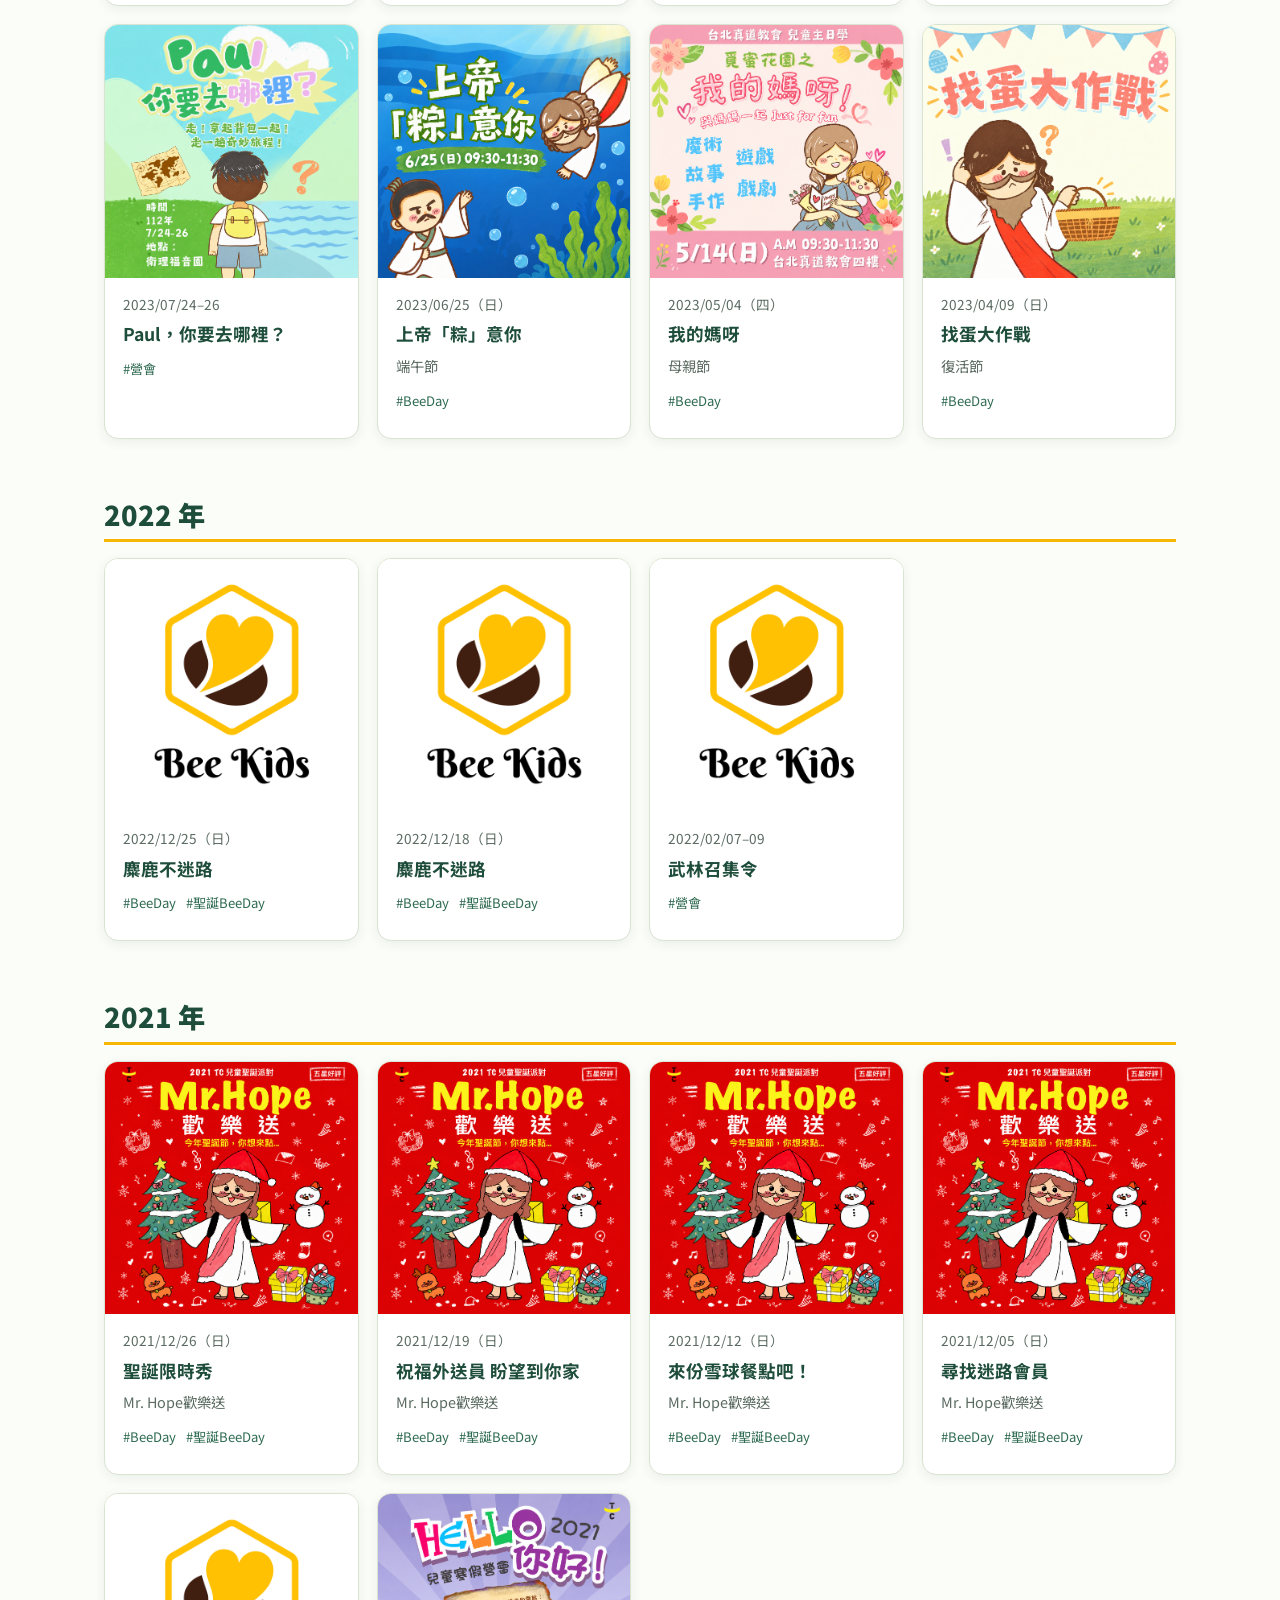
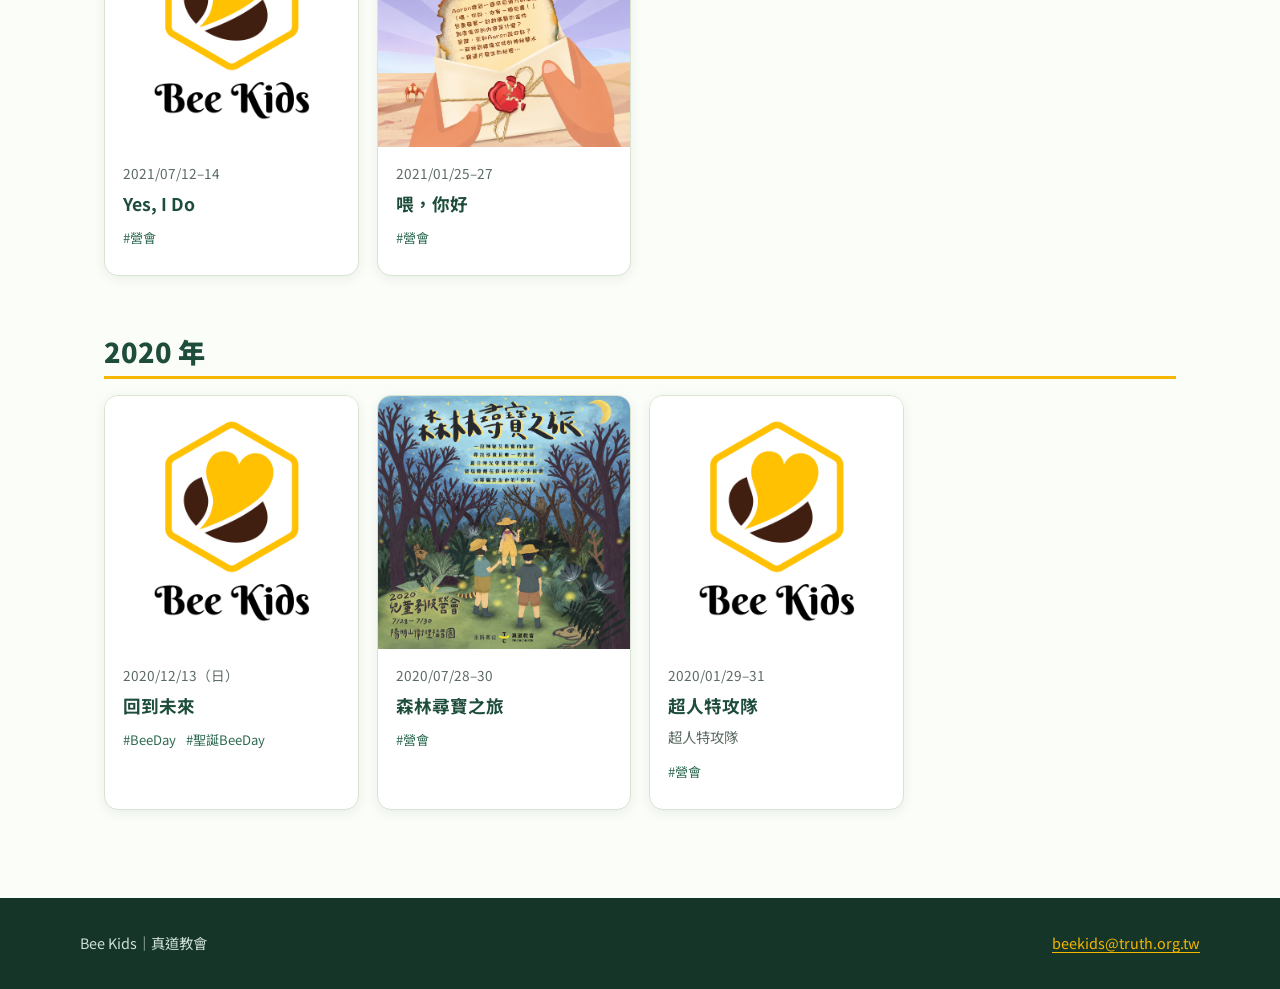
<file: parents/records.html>
<!doctype html>
<html lang="zh-Hant">
<head>
<meta charset="utf-8">
<meta name="viewport" content="width=device-width, initial-scale=1">
<title>活動紀錄｜Bee Kids</title>
<link rel="stylesheet" href="../assets/site.css">
<script defer src="../assets/site.js"></script>
<script defer src="../assets/albums.js"></script>
</head>
<body>
<main id="main" class="page">
<article class="prose wide">

  <h1>活動紀錄</h1>
  <div data-albums></div>

  <!-- 相簿清單：一行一個。格式「日期 | 活動名稱 | 相簿網址 | 封面圖（選填） | 簡介（選填）」 -->
      <script type="text/plain" id="albums">
      2027/02/01-03 | Emoji電力公司 | https://beekids-blip.github.io/EMOJI-COMPANY/ | ../assets/img/EDM/60.png | 情緒管理營 | #營會
      2026/12/20 | 星光帶來的約定 | https://docs.google.com/forms/d/e/1FAIpQLSdkA1Lju_9lzYnYEq8WrhibJAZ3ZXlpkxVd6XKTAt15knyuaQ/viewform | ../assets/img/EDM/59.png |  | #聖誕BeeDay
      2026/12/13 | 為你預備的禮物 | https://docs.google.com/forms/d/e/1FAIpQLSdkA1Lju_9lzYnYEq8WrhibJAZ3ZXlpkxVd6XKTAt15knyuaQ/viewform | ../assets/img/EDM/59.png |  | #聖誕BeeDay
      2026/11/18 | 敬拜主日 |  | ../assets/img/EDM/1.png | 敬拜主日 | 
      2026/10/18 | 站比較高的雞 |  | ../assets/img/EDM/2.png |  | #BeeDay
      2026/10/04 | 家長說明會 |  | ../assets/img/EDM/14.png | 調整期待 | #家長說明會
      2026/08/23 | 畢業典禮 |  | ../assets/img/EDM/3.png | 幼兒專屬 | #畢業典禮
      2026/07/20-22 | 破浪英雄 |  | ../assets/img/EDM/4.png | 海洋奇緣 | #營會
      2026/06/14 | 畢業典禮 |  | ../assets/img/EDM/5.png | 小學專屬 | #畢業典禮
      2026/05/31 | 什麼！什麼香味 |  | ../assets/img/EDM/6.png | 香氛日 | #BeeDay
      2026/05/10 | 《愛你呦》 |  | ../assets/img/BeeKids_白底.jpg | 母親節表演 | #表演
      2026/03/29 | Running Kids |  | ../assets/img/EDM/8.png | 運動日 | #BeeDay
      2026/02/09-11 | 倒數七分鐘！ |  | ../assets/img/EDM/9.png | 時間管理營 | #營會
      2025/12/21 | 跳進奇蹟舞池 |  | ../assets/img/EDM/10.png |  | #BeeDay #聖誕BeeDay
      2025/12/14 | 叩叩！打開王國大門 |  | ../assets/img/EDM/11.png |  | #BeeDay #聖誕BeeDay
      2025/10/26 | 只想雨你在一起 |  | ../assets/img/EDM/12.png |  | #BeeDay
      2025/09/28 | 老師我幾分!? |  | ../assets/img/EDM/13.png | 教師節 | #BeeDay
      2025/09/14 | 家長說明會 |  | ../assets/img/EDM/14.png | 親子教養 | #家長說明會
      2025/09/14 | 成長祝福禮 |  | ../assets/img/EDM/15.png | 老大換人當 | #成長祝福禮
      2025/07/21-23 | J作戰 |  | ../assets/img/EDM/16.png |  | #營會
      2025/06/15 | 龜蜜日 |  | ../assets/img/BeeKids_白底.jpg |  | #BeeDay
      2025/05/11 | 《為我勇敢的媽媽》 |  | ../assets/img/BeeKids_白底.jpg | 母親節表演 | #表演
      2025/04/27 | 這個世界缺你不可 |  | ../assets/img/EDM/19.png | 百工日 | #BeeDay
      2025/03/30 | 小精兵出任務！ |  | ../assets/img/EDM/20.png | 小精兵 | #BeeDay
      2025/02/05-07 | 瑪尼大作戰 |  | ../assets/img/EDM/21.png | 理財管理營 | #營會
      2024/12/22 | 未知的那封信 |  | ../assets/img/EDM/22.png |  | #BeeDay #聖誕BeeDay
      2024/12/15 | 非你不可！找尋最特別的你 |  | ../assets/img/EDM/23.png |  | #BeeDay #聖誕BeeDay
      2024/11/17 | 愛的蛋糕日 |  | ../assets/img/EDM/24.png | 國際蛋糕日 | #BeeDay
      2024/10/27 | 如果巴別塔是座聖殿 |  | ../assets/img/EDM/25.png |  | #BeeDay
      2024/10/06 | 家長說明會 |  | ../assets/img/EDM/14.png | 信仰扎根 | #家長說明會
      2024/09/22 | 老師？老獅？ |  | ../assets/img/EDM/27.png | 教師節 | #BeeDay
      2024/09/15 | 成長祝福禮 |  | ../assets/img/BeeKids_白底.jpg | God's Talent Show | #成長祝福禮
      2024/08/25 | back to school party |  | ../assets/img/EDM/29.png | 開學派對 | #BeeDay
      2024/08/04 | 《英雄爸爸》 |  | ../assets/img/BeeKids_白底.jpg | 父親節表演 | #表演
      2024/07/22-24 | X諜報局 |  | ../assets/img/EDM/31.png |  | #營會
      2024/06/23 | 皮克＆尼克野餐趣 |  | ../assets/img/BeeKids_白底.jpg | 野餐日 | #BeeDay
      2024/05/26 | Bee Kids世界龜蜜日 |  | ../assets/img/EDM/33.png | 世界閨密日 | #BeeDay
      2024/05/12 | 《Bee Kids》 |  | ../assets/img/BeeKids_白底.jpg | 母親節表演 | #表演
      2024/04/28 | 地球的日記 |  | ../assets/img/EDM/35.png | 世界地球日 | #BeeDay
      2024/03/31 | 春暖花開復活節 |  | ../assets/img/EDM/36.png | 復活節 | #BeeDay
      2024/03/03 | 家長說明會 |  | ../assets/img/EDM/14.png | 家庭祭壇 | #家長說明會
      2024/02/02 | 喬治的航海日誌 |  | ../assets/img/EDM/38.png | 馬偕一日營 | #營會
      2023/12/24 | 星空下的生日派對 |  | ../assets/img/EDM/39.png |  | #BeeDay #聖誕BeeDay
      2023/12/17 | 你被邀請了嗎 |  | ../assets/img/EDM/40.png |  | #BeeDay #聖誕BeeDay
      2023/11/19 | 瘋狂感恩幸福祭 |  | ../assets/img/EDM/41.png | 感恩節 | #BeeDay
      2023/07/28 | ㄡˇㄅㄚˋ總動員 |  | ../assets/img/BeeKids_白底.jpg | 父親節 | #BeeDay
      2023/07/24-26 | Paul，你要去哪裡？ |  | ../assets/img/EDM/43.png |  | #營會
      2023/06/25 | 上帝「粽」意你 |  | ../assets/img/EDM/44.png | 端午節 | #BeeDay
      2023/05/04 | 我的媽呀 |  | ../assets/img/EDM/45.png | 母親節 | #BeeDay
      2023/04/09 | 找蛋大作戰 |  | ../assets/img/EDM/46.png | 復活節 | #BeeDay
      2022/12/25 | 麋鹿不迷路 |  | ../assets/img/BeeKids_白底.jpg |  | #BeeDay #聖誕BeeDay
      2022/12/18 | 麋鹿不迷路 |  | ../assets/img/BeeKids_白底.jpg |  | #BeeDay #聖誕BeeDay
      2022/02/07-09 | 武林召集令 |  | ../assets/img/BeeKids_白底.jpg |  | #營會
      2021/12/26 | 聖誕限時秀 |  | ../assets/img/EDM/50.png | Mr. Hope歡樂送 | #BeeDay #聖誕BeeDay
      2021/12/19 | 祝福外送員 盼望到你家 |  | ../assets/img/EDM/50.png | Mr. Hope歡樂送 | #BeeDay #聖誕BeeDay
      2021/12/12 | 來份雪球餐點吧！ |  | ../assets/img/EDM/50.png | Mr. Hope歡樂送 | #BeeDay #聖誕BeeDay
      2021/12/05 | 尋找迷路會員 |  | ../assets/img/EDM/50.png | Mr. Hope歡樂送 | #BeeDay #聖誕BeeDay
      2021/07/12-14 | Yes, I Do |  | ../assets/img/BeeKids_白底.jpg |  | #營會
      2021/01/25-27 | 喂，你好 |  | ../assets/img/EDM/55.png |  | #營會
      2020/12/13 | 回到未來 |  | ../assets/img/BeeKids_白底.jpg |  | #BeeDay #聖誕BeeDay
      2020/07/28-30 | 森林尋寶之旅 |  | ../assets/img/EDM/57.png |  | #營會
      2020/01/29-31 | 超人特攻隊 |  | ../assets/img/BeeKids_白底.jpg | 超人特攻隊 | #營會
      </script>

      <button type="button" class="to-top" aria-label="回到最上面" title="回到最上面">↑</button>
      <script>
      (() => {
      const b = document.querySelector('.to-top');
      b.addEventListener('click', () => window.scrollTo({ top: 0, behavior: 'smooth' }));
      const t = () => b.classList.toggle('show', window.scrollY > 400);
      addEventListener('scroll', t, { passive: true }); t();
      })();
      </script>

  
</article>
</main>
</body>
</html>
</file>
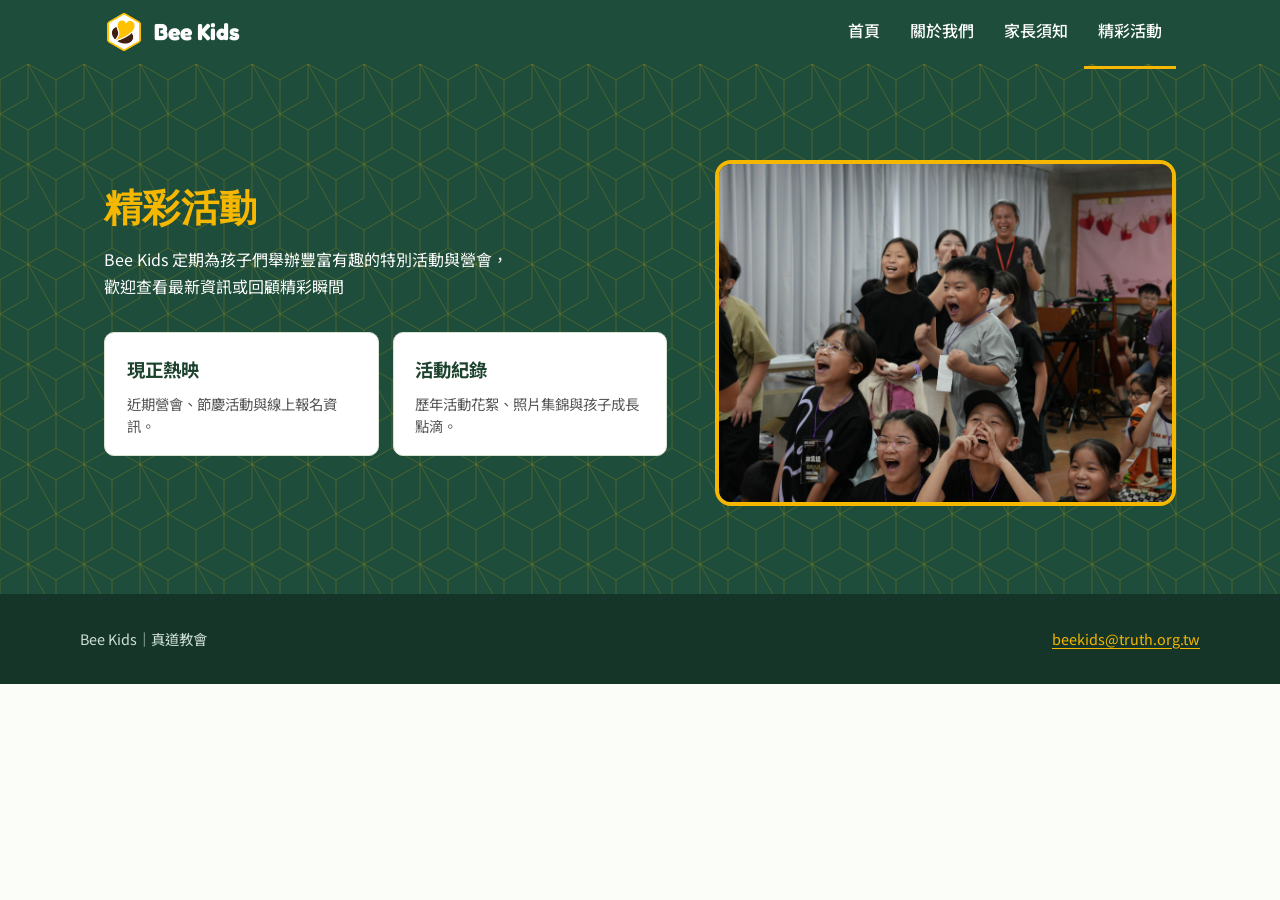
<file: parents/events/events-index.html>
<!doctype html>
<html lang="zh-Hant">
<head>
<meta charset="utf-8">
<meta name="viewport" content="width=device-width, initial-scale=1">
<title>精彩活動｜Bee Kids</title>
<link rel="stylesheet" href="../../assets/site.css">
<script defer src="../../assets/site.js"></script>
</head>
<body>

<section class="hero">
  <div class="hero-in">
    <div class="hero-text">
      <h1>精彩活動</h1>
      <p>Bee Kids 定期為孩子們舉辦豐富有趣的特別活動與營會，歡迎查看最新資訊或回顧精彩瞬間</p>
     
      <div data-children></div>
    </div>

    <figure class="hero-photo">
      <img src="../../assets/img/活動照片.png" alt="Bee Kids 老師合照">
    </figure>
  </div>
</section>

</body>
</html>
</file>
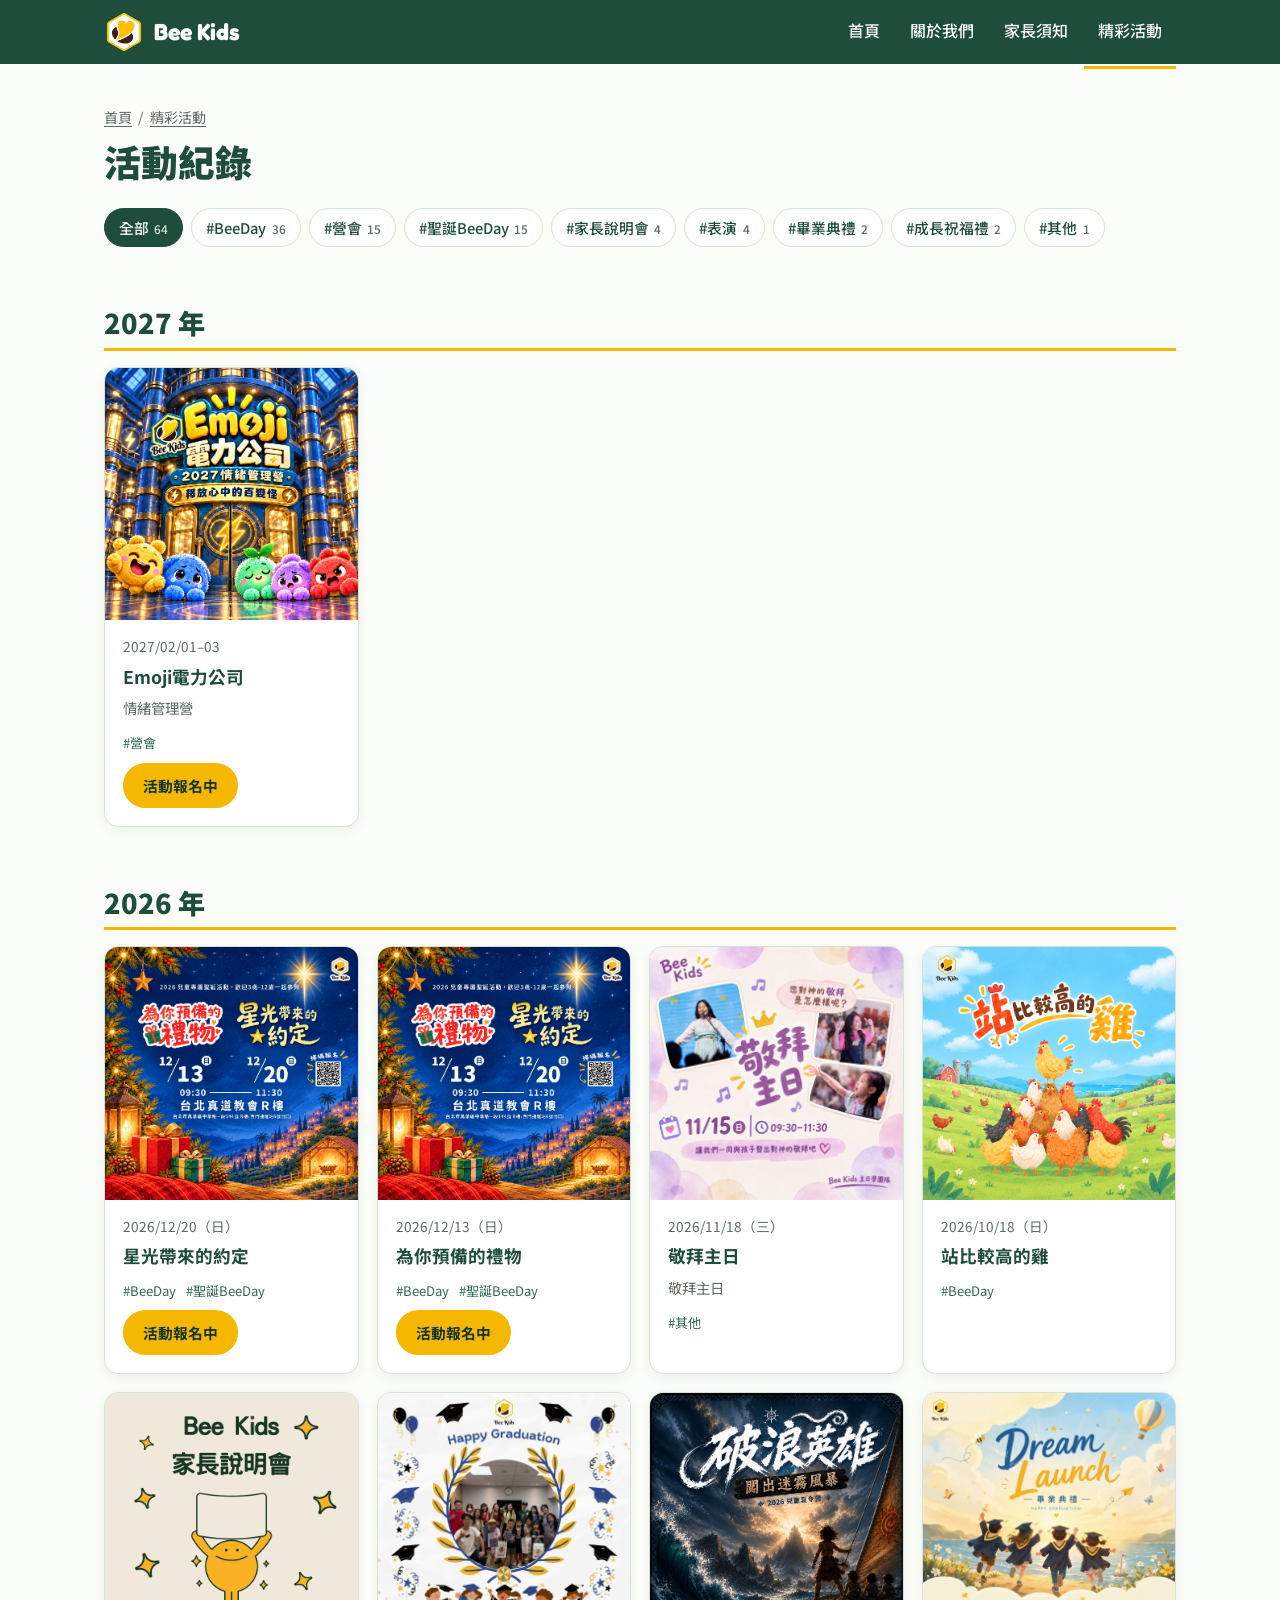
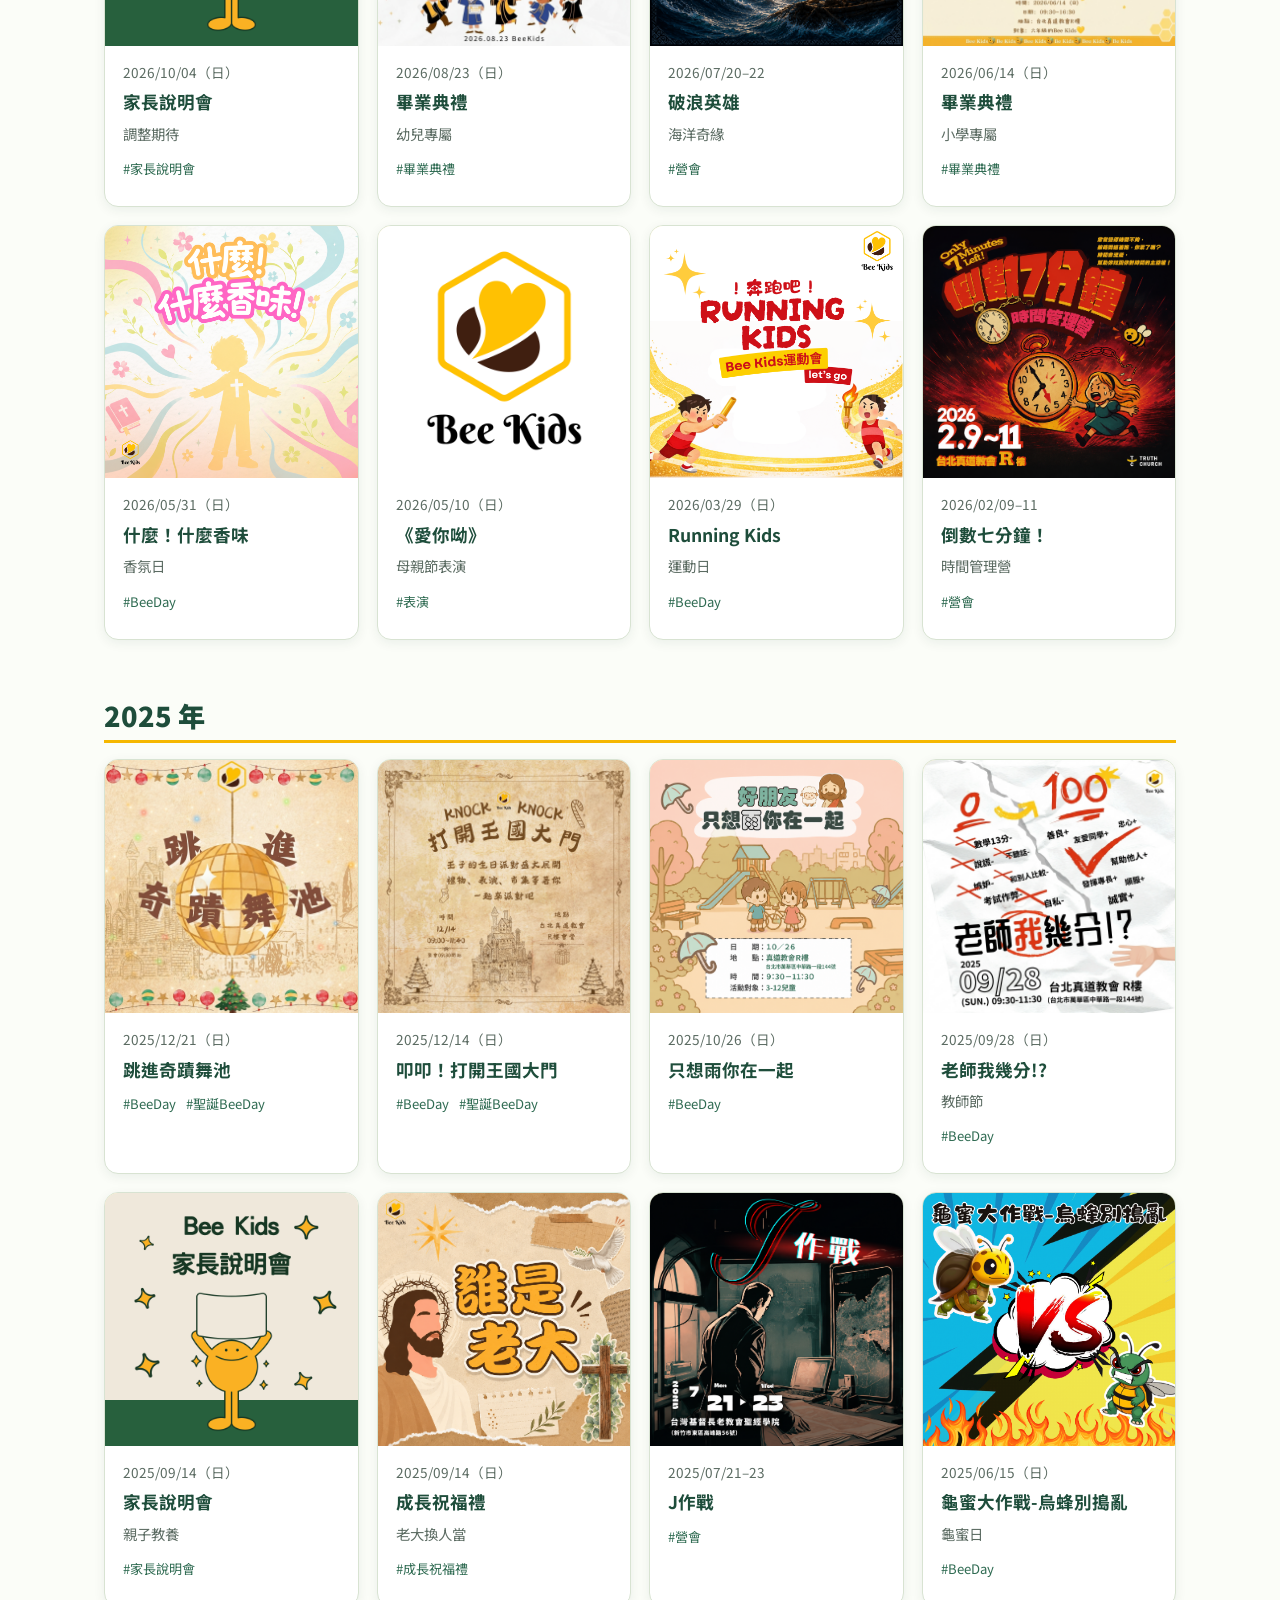
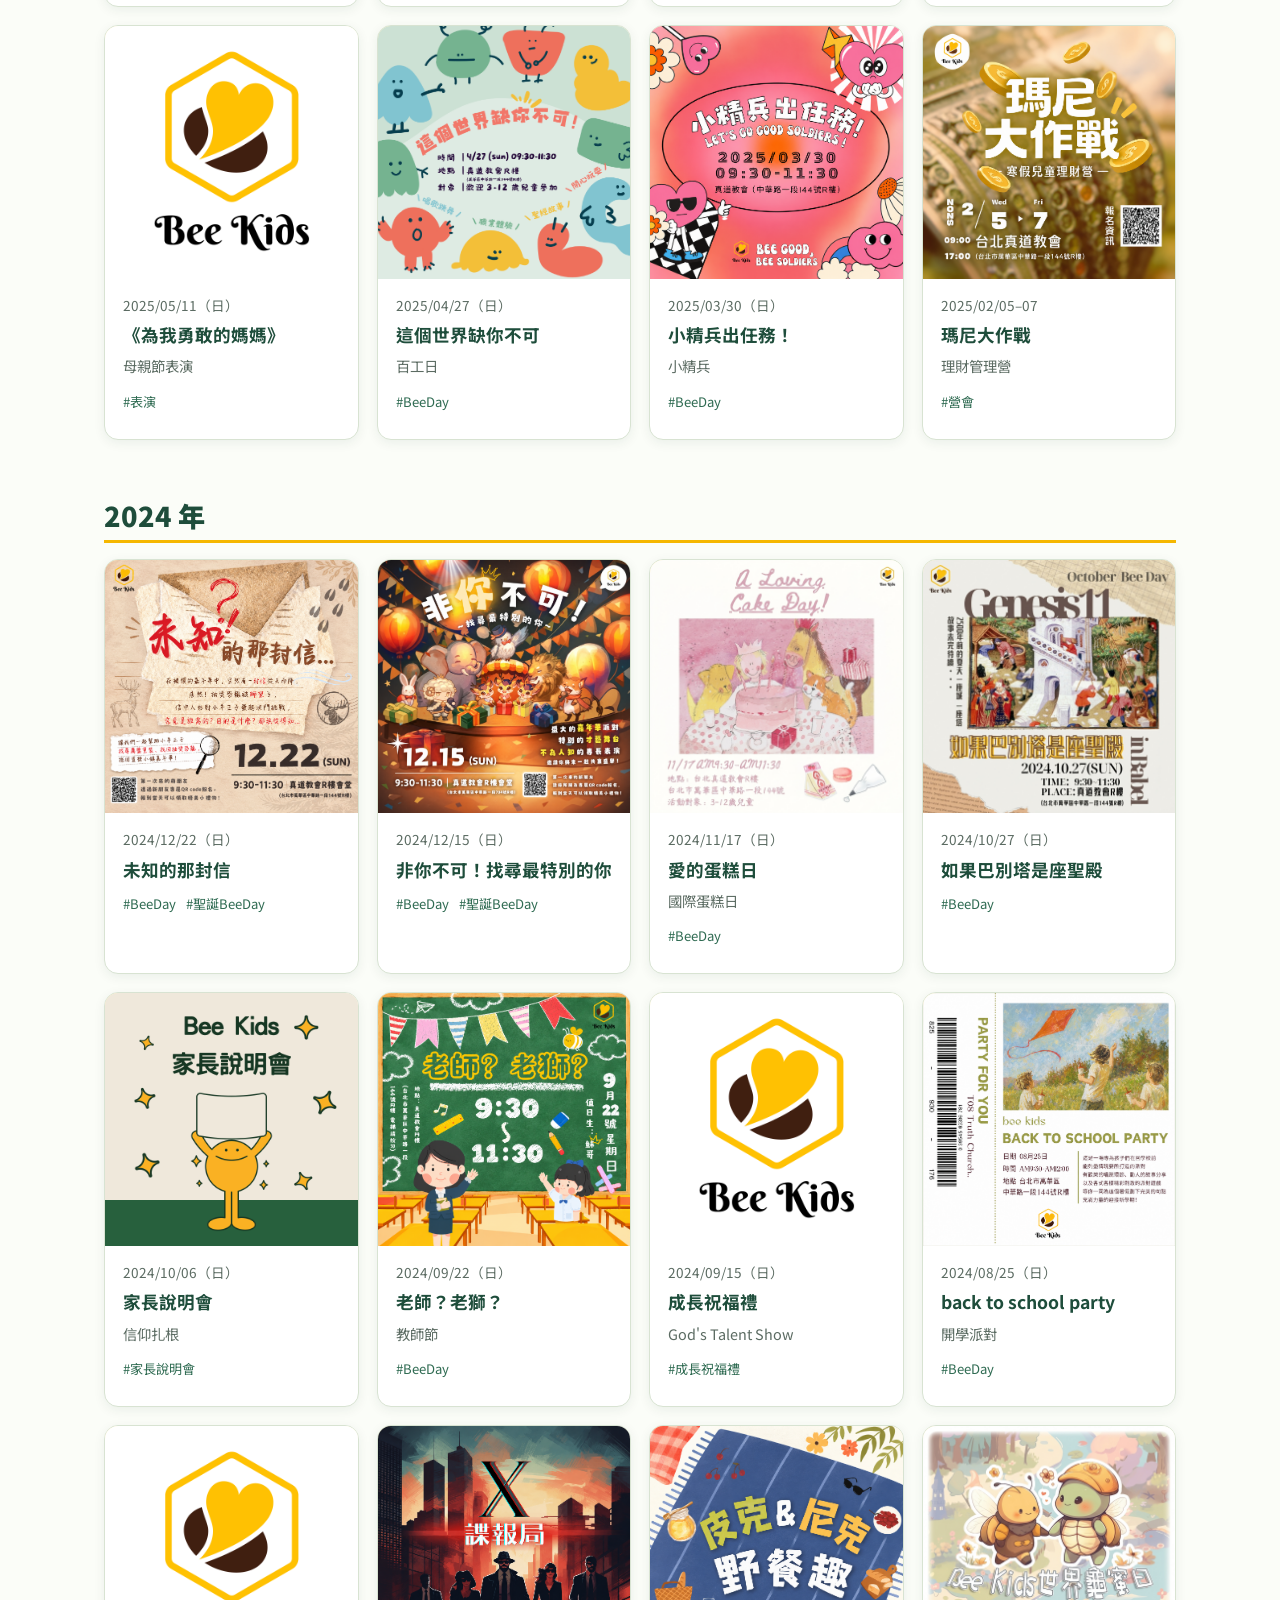
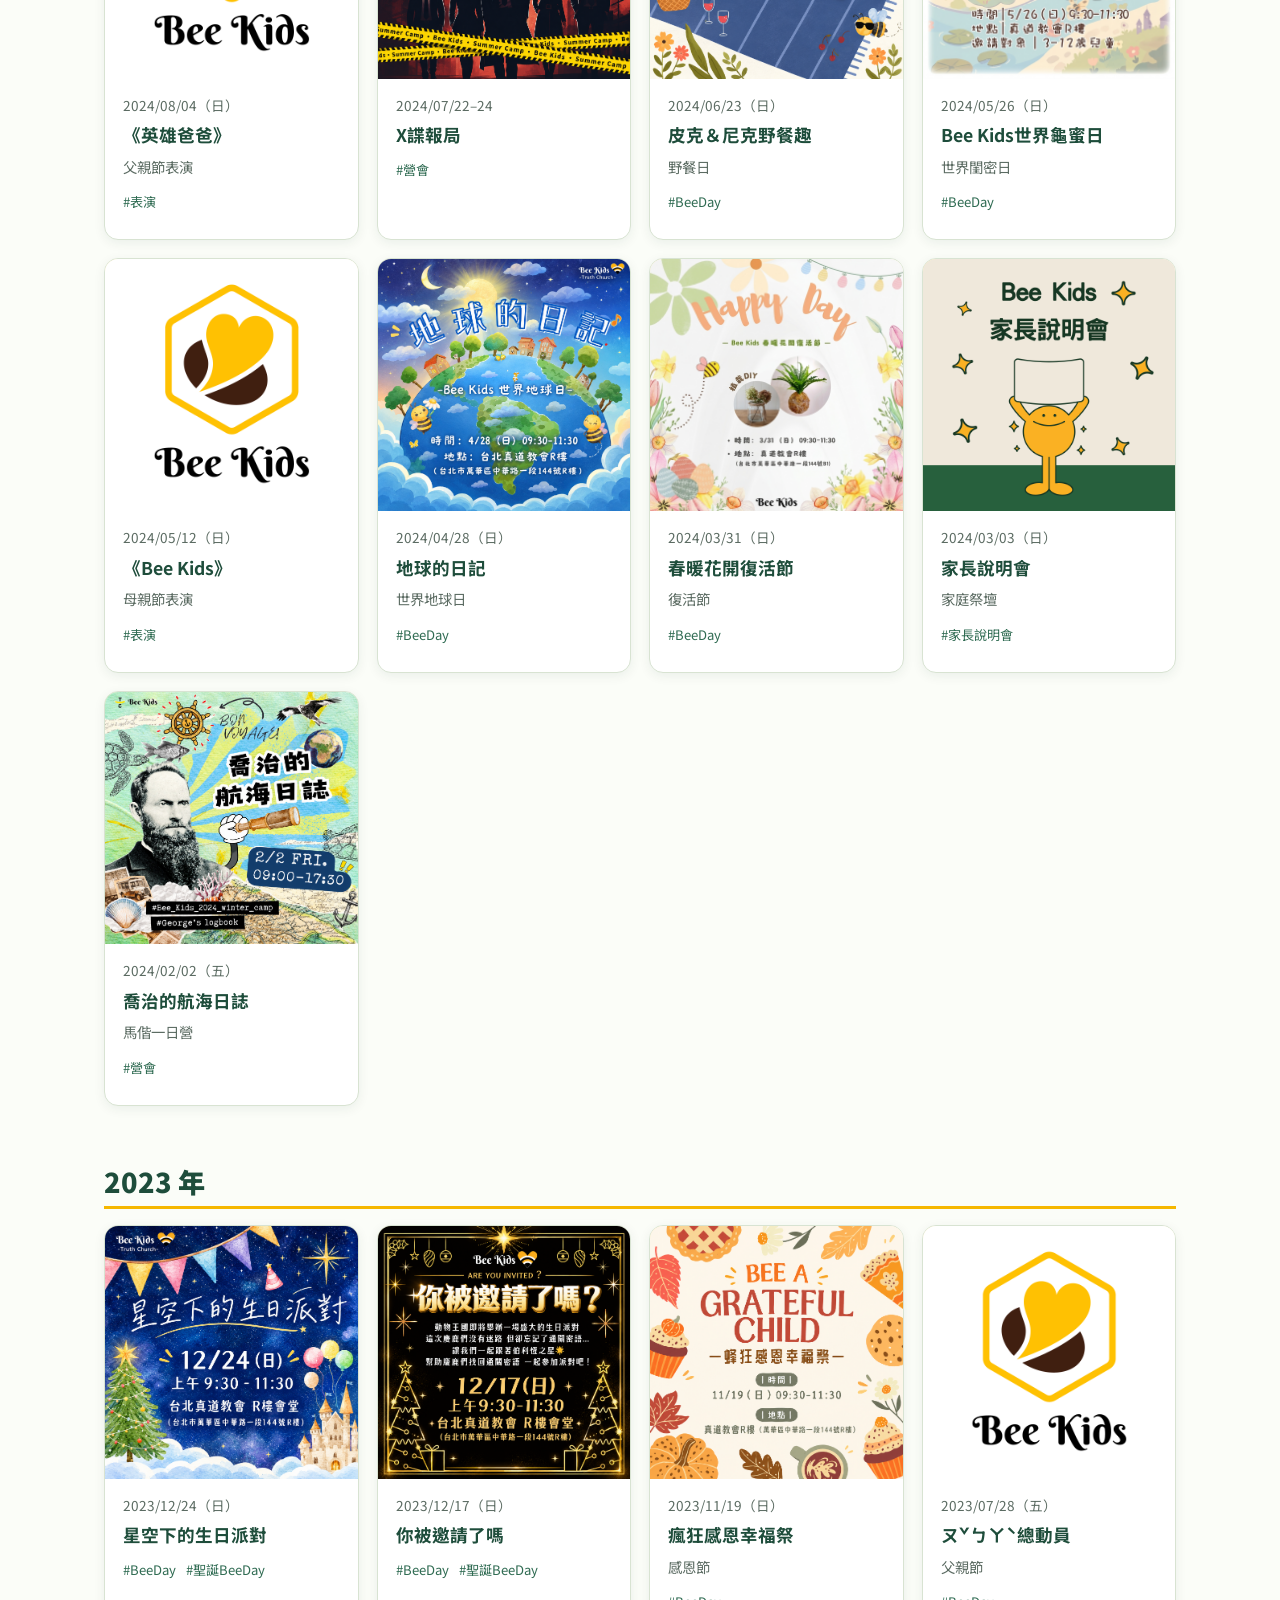
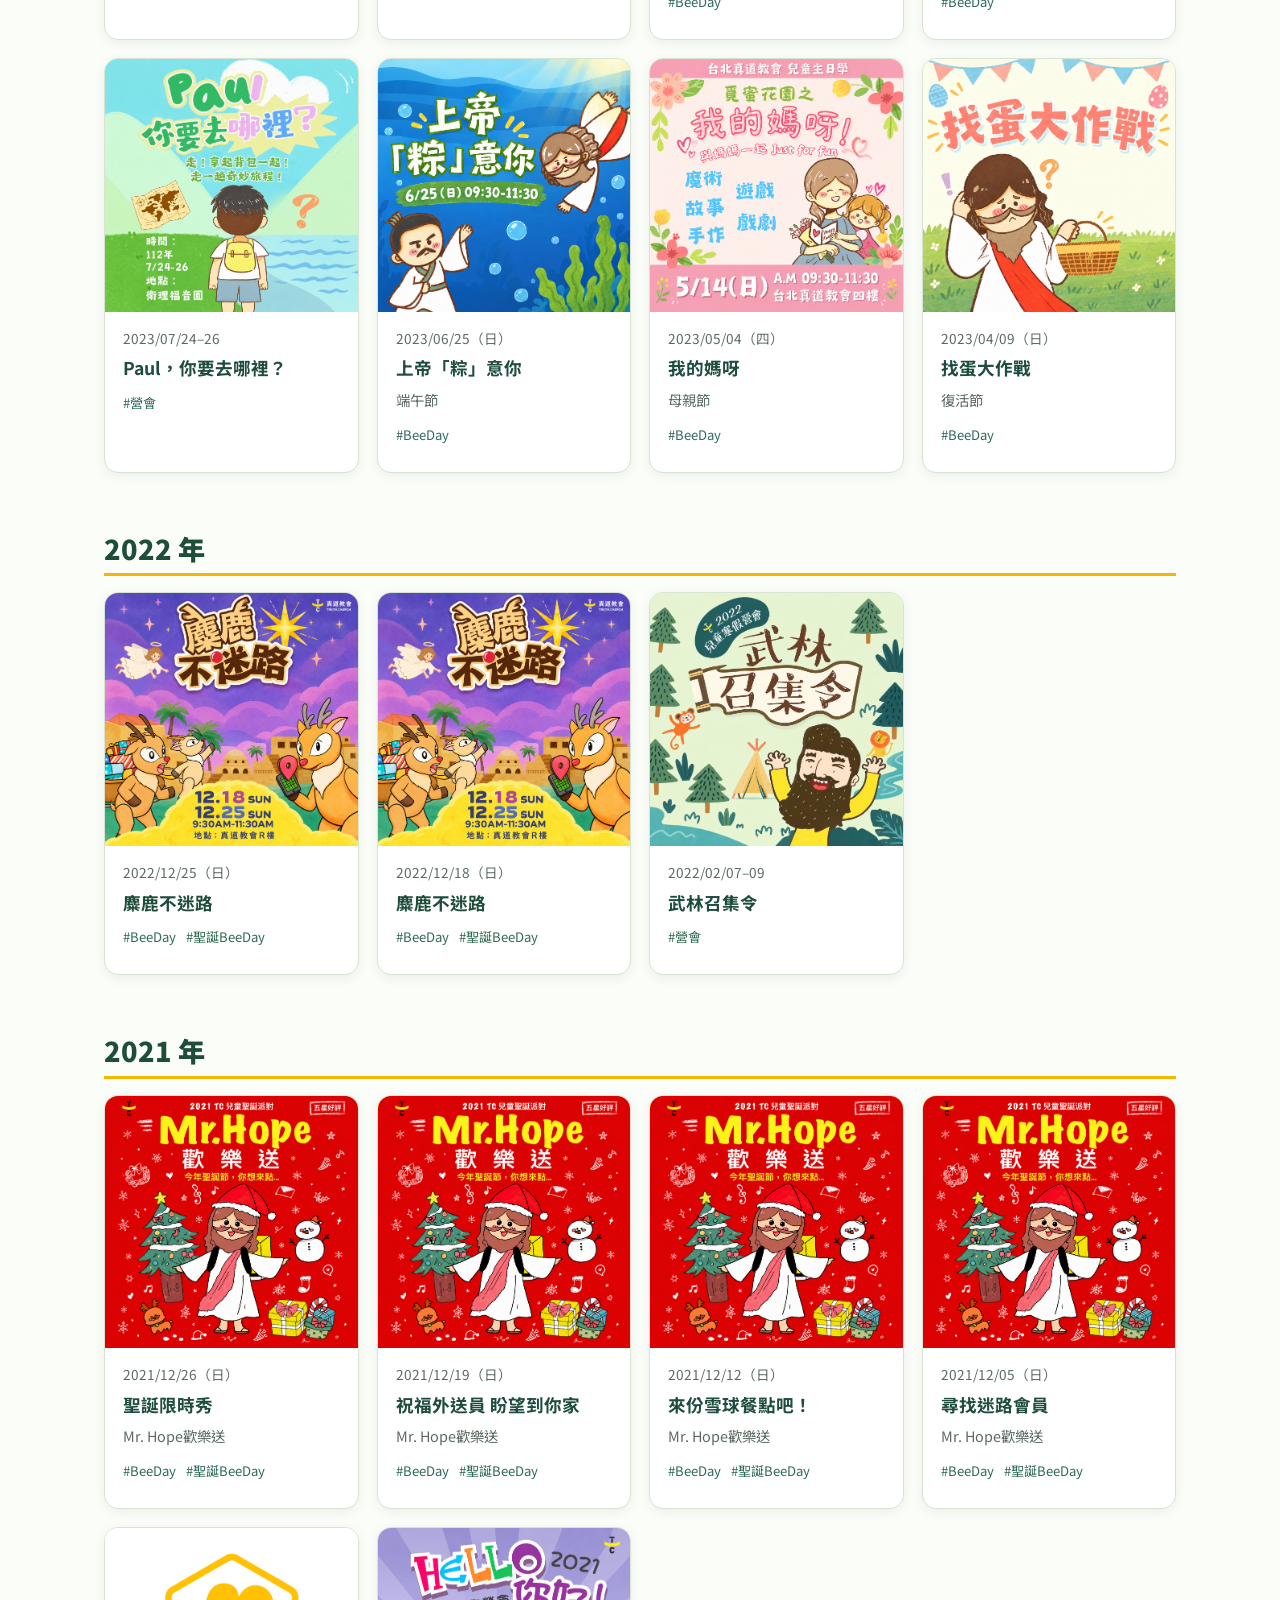
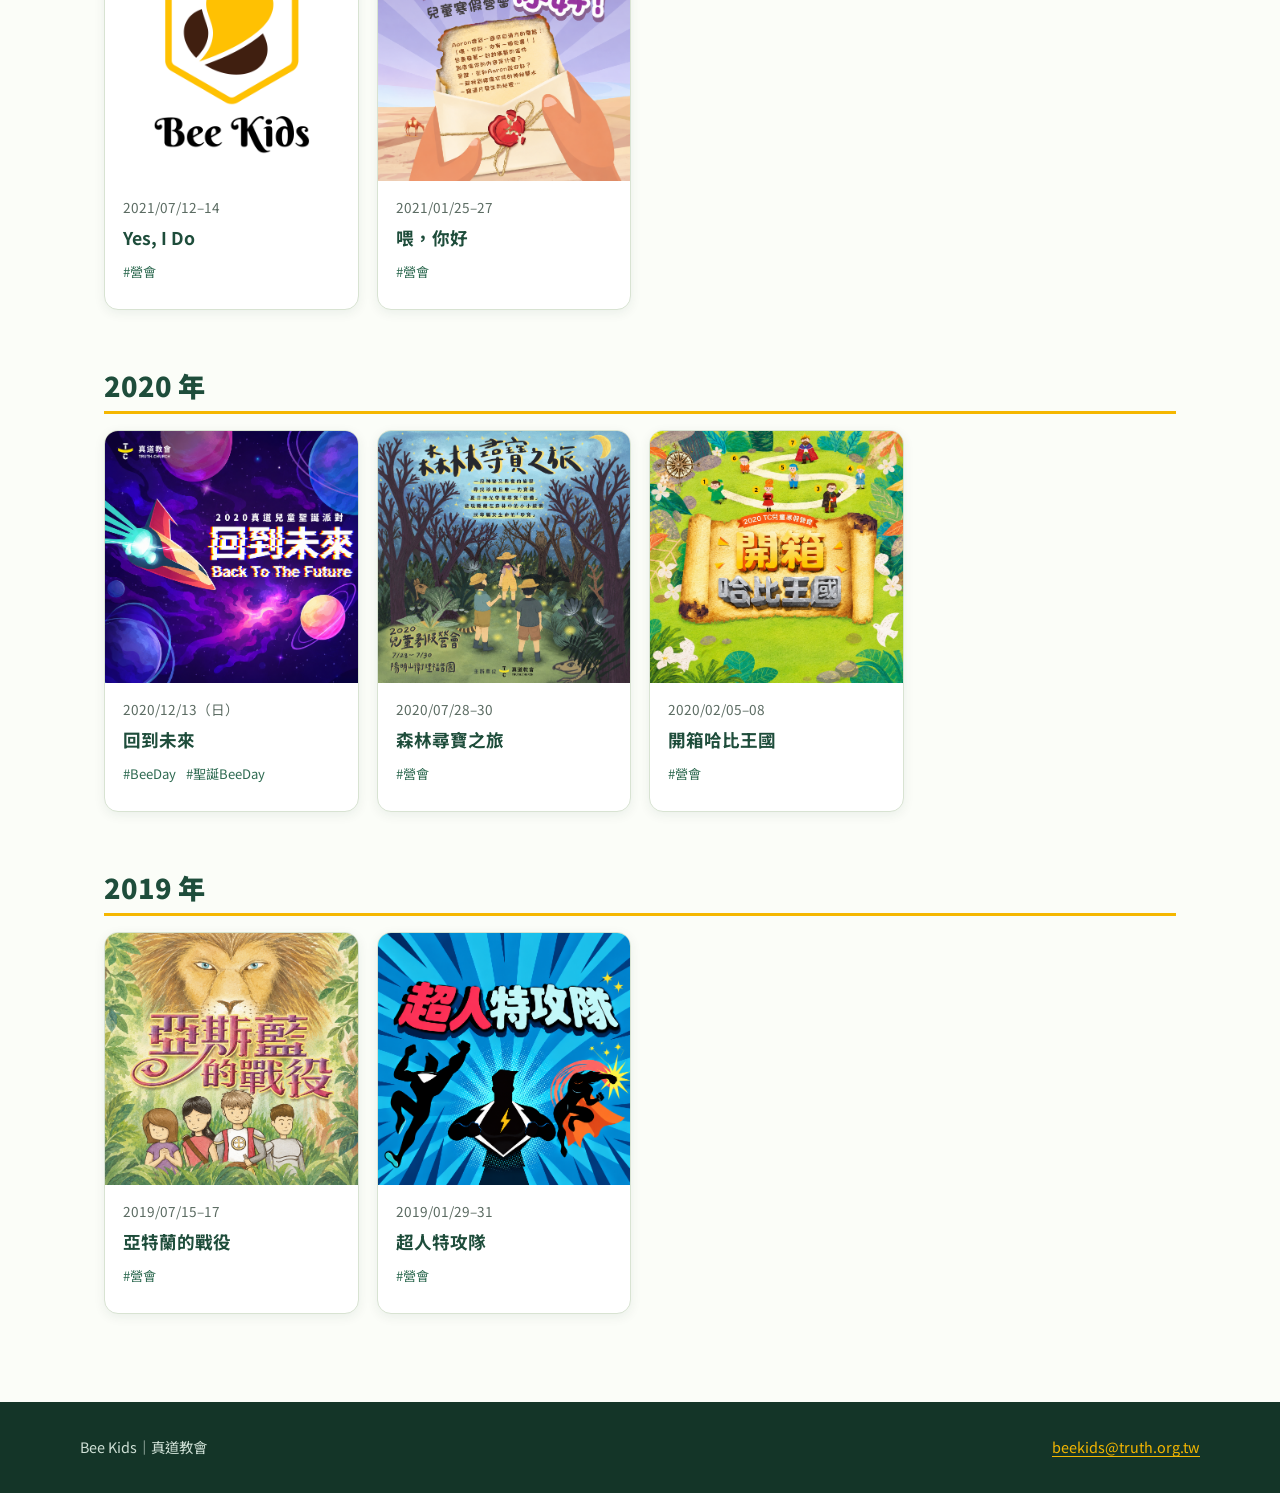
<file: parents/events/finished.html>
<!doctype html>
<html lang="zh-Hant">
<head>
<meta charset="utf-8">
<meta name="viewport" content="width=device-width, initial-scale=1">
<title>活動紀錄｜Bee Kids</title>
<link rel="stylesheet" href="../../assets/site.css">
<script defer src="../../assets/site.js"></script>
<script defer src="../../assets/albums.js"></script>
</head>
<body>
<main id="main" class="page">
<article class="prose wide">

  <h1>活動紀錄</h1>
  <div data-albums></div>

  <!-- 相簿清單：一行一個。格式「日期 | 活動名稱 | 相簿網址 | 封面圖（選填） | 簡介（選填）」 -->
      <script type="text/plain" id="albums">
      2027/02/01-03 | Emoji電力公司 | https://beekids-blip.github.io/EMOJI-COMPANY/ | ../../assets/img/EDM/60.png | 情緒管理營 | #營會
      2026/12/20 | 星光帶來的約定 | https://docs.google.com/forms/d/e/1FAIpQLSdkA1Lju_9lzYnYEq8WrhibJAZ3ZXlpkxVd6XKTAt15knyuaQ/viewform | ../../assets/img/EDM/59.png |  | #BeeDay #聖誕BeeDay
      2026/12/13 | 為你預備的禮物 | https://docs.google.com/forms/d/e/1FAIpQLSdkA1Lju_9lzYnYEq8WrhibJAZ3ZXlpkxVd6XKTAt15knyuaQ/viewform | ../../assets/img/EDM/59.png |  | #BeeDay #聖誕BeeDay
      2026/11/18 | 敬拜主日 |  | ../../assets/img/EDM/1.png | 敬拜主日 | #其他
      2026/10/18 | 站比較高的雞 |  | ../../assets/img/EDM/2.png |  | #BeeDay
      2026/10/04 | 家長說明會 |  | ../../assets/img/EDM/14.png | 調整期待 | #家長說明會
      2026/08/23 | 畢業典禮 |  | ../../assets/img/EDM/3.png | 幼兒專屬 | #畢業典禮
      2026/07/20-22 | 破浪英雄 |  | ../../assets/img/EDM/4.png | 海洋奇緣 | #營會
      2026/06/14 | 畢業典禮 |  | ../../assets/img/EDM/5.png | 小學專屬 | #畢業典禮
      2026/05/31 | 什麼！什麼香味 |  | ../../assets/img/EDM/6.png | 香氛日 | #BeeDay
      2026/05/10 | 《愛你呦》 |  | ../../assets/img/BeeKids_白底.jpg | 母親節表演 | #表演
      2026/03/29 | Running Kids |  | ../../assets/img/EDM/8.png | 運動日 | #BeeDay
      2026/02/09-11 | 倒數七分鐘！ |  | ../../assets/img/EDM/9.png | 時間管理營 | #營會
      2025/12/21 | 跳進奇蹟舞池 |  | ../../assets/img/EDM/10.png |  | #BeeDay #聖誕BeeDay
      2025/12/14 | 叩叩！打開王國大門 |  | ../../assets/img/EDM/11.png |  | #BeeDay #聖誕BeeDay
      2025/10/26 | 只想雨你在一起 |  | ../../assets/img/EDM/12.png |  | #BeeDay
      2025/09/28 | 老師我幾分!? |  | ../../assets/img/EDM/13.png | 教師節 | #BeeDay
      2025/09/14 | 家長說明會 |  | ../../assets/img/EDM/14.png | 親子教養 | #家長說明會
      2025/09/14 | 成長祝福禮 |  | ../../assets/img/EDM/15.png | 老大換人當 | #成長祝福禮
      2025/07/21-23 | J作戰 |  | ../../assets/img/EDM/16.png |  | #營會
      2025/06/15 | 龜蜜大作戰-烏蜂別搗亂 |  | ../../assets/img/EDM/17.png | 龜蜜日 | #BeeDay
      2025/05/11 | 《為我勇敢的媽媽》 |  | ../../assets/img/BeeKids_白底.jpg | 母親節表演 | #表演
      2025/04/27 | 這個世界缺你不可 |  | ../../assets/img/EDM/19.png | 百工日 | #BeeDay
      2025/03/30 | 小精兵出任務！ |  | ../../assets/img/EDM/20.png | 小精兵 | #BeeDay
      2025/02/05-07 | 瑪尼大作戰 |  | ../../assets/img/EDM/21.png | 理財管理營 | #營會
      2024/12/22 | 未知的那封信 |  | ../../assets/img/EDM/22.png |  | #BeeDay #聖誕BeeDay
      2024/12/15 | 非你不可！找尋最特別的你 |  | ../../assets/img/EDM/23.png |  | #BeeDay #聖誕BeeDay
      2024/11/17 | 愛的蛋糕日 |  | ../../assets/img/EDM/24.png | 國際蛋糕日 | #BeeDay
      2024/10/27 | 如果巴別塔是座聖殿 |  | ../../assets/img/EDM/25.png |  | #BeeDay
      2024/10/06 | 家長說明會 |  | ../../assets/img/EDM/14.png | 信仰扎根 | #家長說明會
      2024/09/22 | 老師？老獅？ |  | ../../assets/img/EDM/27.png | 教師節 | #BeeDay
      2024/09/15 | 成長祝福禮 |  | ../../assets/img/BeeKids_白底.jpg | God's Talent Show | #成長祝福禮
      2024/08/25 | back to school party |  | ../../assets/img/EDM/29.png | 開學派對 | #BeeDay
      2024/08/04 | 《英雄爸爸》 |  | ../../assets/img/BeeKids_白底.jpg | 父親節表演 | #表演
      2024/07/22-24 | X諜報局 |  | ../../assets/img/EDM/31.png |  | #營會
      2024/06/23 | 皮克＆尼克野餐趣 |  | ../../assets/img/EDM/32.png | 野餐日 | #BeeDay
      2024/05/26 | Bee Kids世界龜蜜日 |  | ../../assets/img/EDM/33.png | 世界閨密日 | #BeeDay
      2024/05/12 | 《Bee Kids》 |  | ../../assets/img/BeeKids_白底.jpg | 母親節表演 | #表演
      2024/04/28 | 地球的日記 |  | ../../assets/img/EDM/35.png | 世界地球日 | #BeeDay
      2024/03/31 | 春暖花開復活節 |  | ../../assets/img/EDM/36.png | 復活節 | #BeeDay
      2024/03/03 | 家長說明會 |  | ../../assets/img/EDM/14.png | 家庭祭壇 | #家長說明會
      2024/02/02 | 喬治的航海日誌 |  | ../../assets/img/EDM/38.png | 馬偕一日營 | #營會
      2023/12/24 | 星空下的生日派對 |  | ../../assets/img/EDM/39.png |  | #BeeDay #聖誕BeeDay
      2023/12/17 | 你被邀請了嗎 |  | ../../assets/img/EDM/40.png |  | #BeeDay #聖誕BeeDay
      2023/11/19 | 瘋狂感恩幸福祭 |  | ../../assets/img/EDM/41.png | 感恩節 | #BeeDay
      2023/07/28 | ㄡˇㄅㄚˋ總動員 |  | ../../assets/img/BeeKids_白底.jpg | 父親節 | #BeeDay
      2023/07/24-26 | Paul，你要去哪裡？ |  | ../../assets/img/EDM/43.png |  | #營會
      2023/06/25 | 上帝「粽」意你 |  | ../../assets/img/EDM/44.png | 端午節 | #BeeDay
      2023/05/04 | 我的媽呀 |  | ../../assets/img/EDM/45.png | 母親節 | #BeeDay
      2023/04/09 | 找蛋大作戰 |  | ../../assets/img/EDM/46.png | 復活節 | #BeeDay
      2022/12/25 | 麋鹿不迷路 |  | ../../assets/img/EDM/47.png |  | #BeeDay #聖誕BeeDay
      2022/12/18 | 麋鹿不迷路 |  | ../../assets/img/EDM/47.png |  | #BeeDay #聖誕BeeDay
      2022/02/07-09 | 武林召集令 |  | ../../assets/img/EDM/49.png |  | #營會
      2021/12/26 | 聖誕限時秀 |  | ../../assets/img/EDM/50.png | Mr. Hope歡樂送 | #BeeDay #聖誕BeeDay
      2021/12/19 | 祝福外送員 盼望到你家 |  | ../../assets/img/EDM/50.png | Mr. Hope歡樂送 | #BeeDay #聖誕BeeDay
      2021/12/12 | 來份雪球餐點吧！ |  | ../../assets/img/EDM/50.png | Mr. Hope歡樂送 | #BeeDay #聖誕BeeDay
      2021/12/05 | 尋找迷路會員 |  | ../../assets/img/EDM/50.png | Mr. Hope歡樂送 | #BeeDay #聖誕BeeDay
      2021/07/12-14 | Yes, I Do |  | ../../assets/img/BeeKids_白底.jpg |  | #營會
      2021/01/25-27 | 喂，你好 |  | ../../assets/img/EDM/55.png |  | #營會
      2020/12/13 | 回到未來 |  | ../../assets/img/EDM/56.png |  | #BeeDay #聖誕BeeDay
      2020/07/28-30 | 森林尋寶之旅 |  | ../../assets/img/EDM/57.png |  | #營會
      2020/02/05-08 | 開箱哈比王國 |  | ../../assets/img/EDM/62.png |  | #營會
      2019/07/15-17 | 亞特蘭的戰役 |  | ../../assets/img/EDM/63.png |  | #營會
      2019/01/29-31 | 超人特攻隊 |  | ../../assets/img/EDM/58.png |  | #營會

      </script>

      <button type="button" class="to-top" aria-label="回到最上面" title="回到最上面">↑</button>
      <script>
      (() => {
      const b = document.querySelector('.to-top');
      b.addEventListener('click', () => window.scrollTo({ top: 0, behavior: 'smooth' }));
      const t = () => b.classList.toggle('show', window.scrollY > 400);
      addEventListener('scroll', t, { passive: true }); t();
      })();
      </script>

  
</article>
</main>
</body>
</html>
</file>
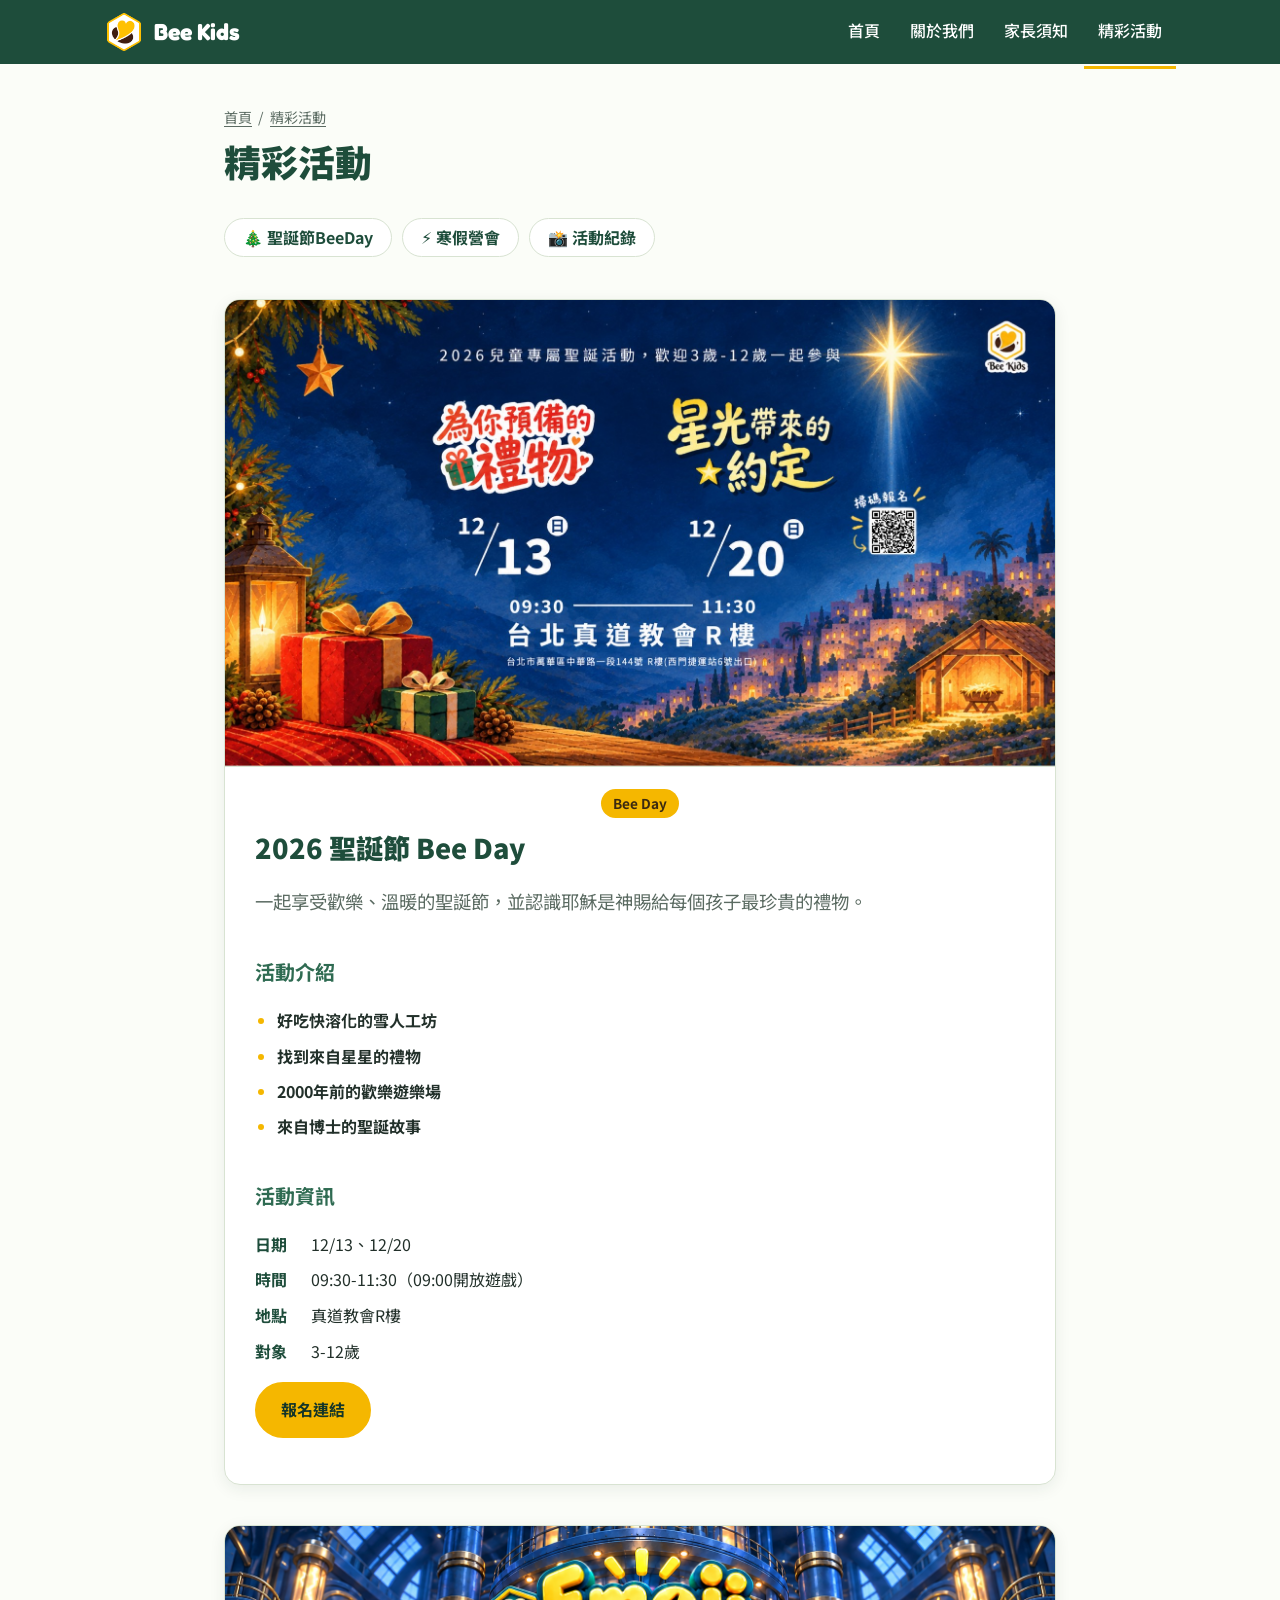
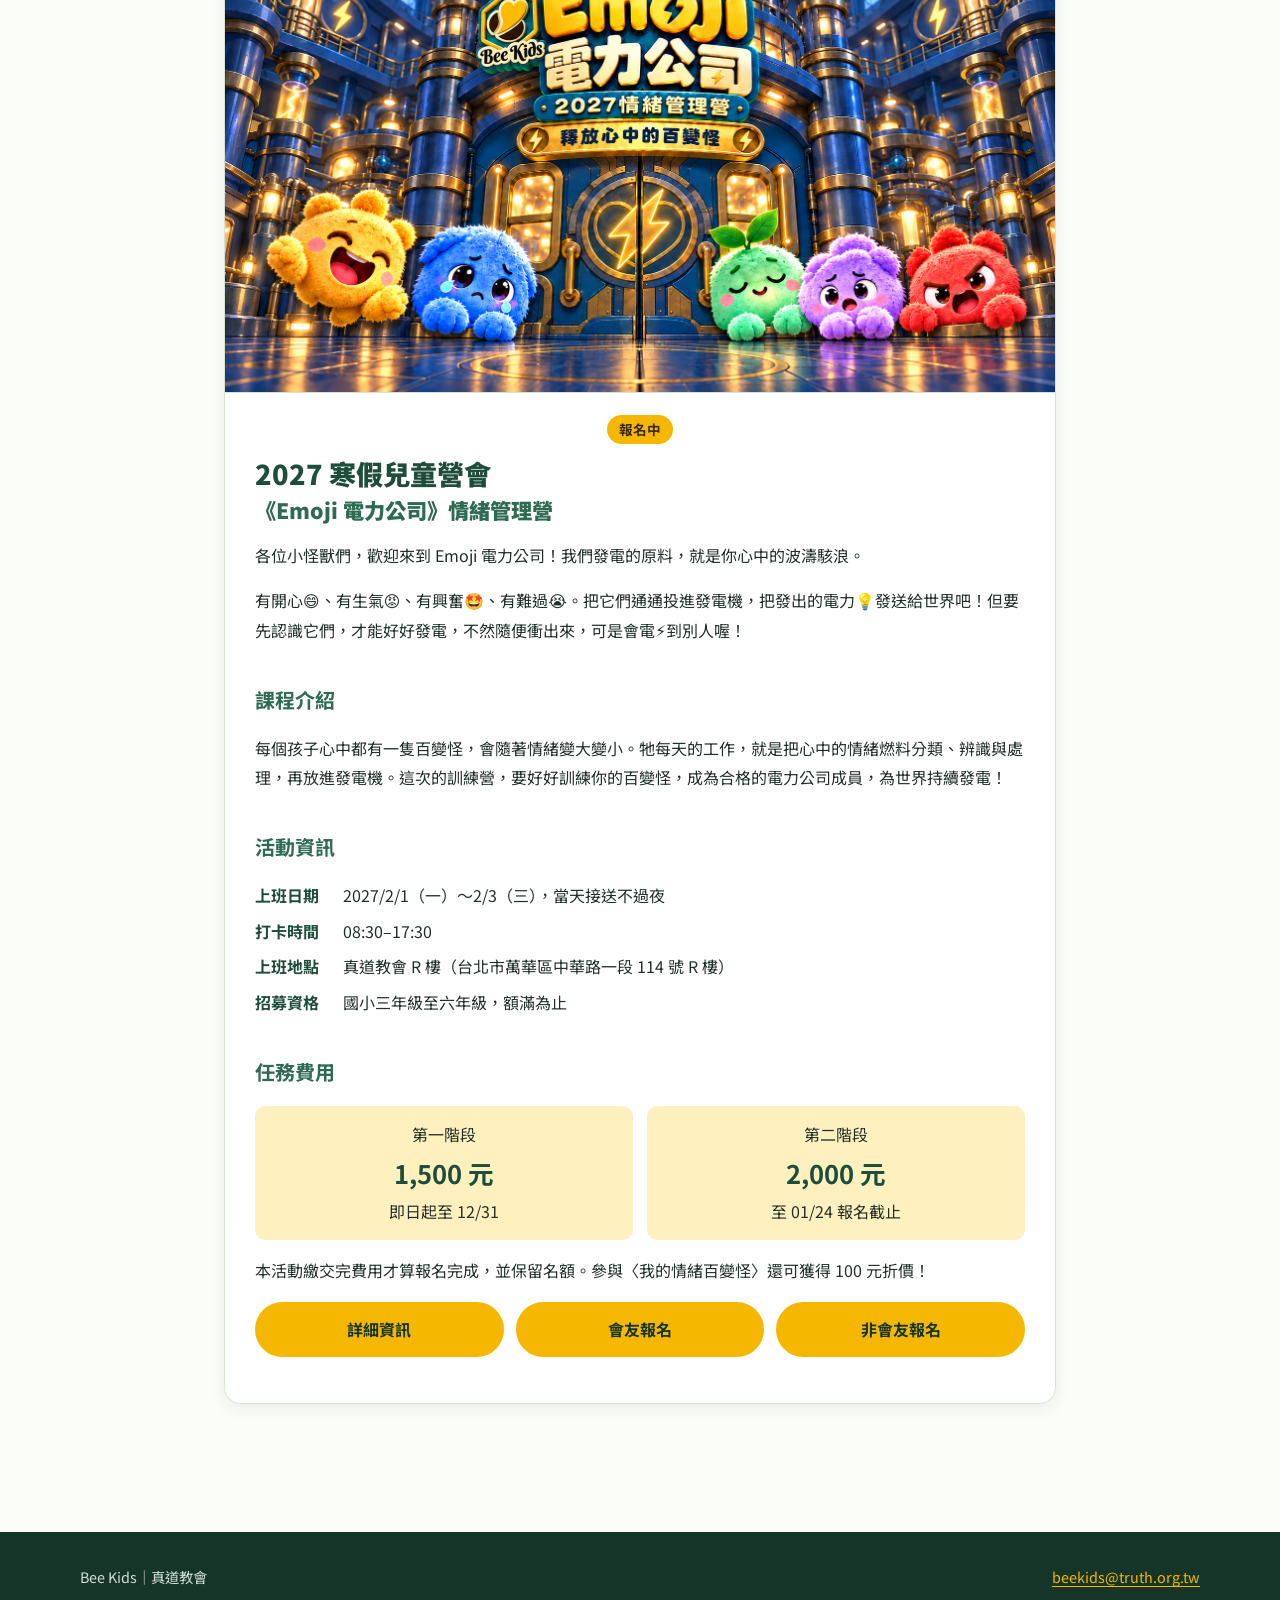
<file: parents/events/ongoing.html>
<!doctype html>
<html lang="zh-Hant">
<head>
<meta charset="utf-8">
<meta name="viewport" content="width=device-width, initial-scale=1">
<title>精彩活動｜Bee Kids</title>
<link rel="stylesheet" href="../../assets/site.css">
<script defer src="../../assets/site.js"></script>
</head>
<body>
<main id="main" class="page no-toc">
<article class="prose wide">
<h1>精彩活動</h1>

<nav class="ev-nav" aria-label="活動快捷">
  <a href="#xmas">🎄 聖誕節BeeDay</a>
  <a href="#camp">⚡ 寒假營會</a>
  <a href="finished.html">📸 活動紀錄</a>
</nav>

<!-- ========== 聖誕節 ========== -->
<section class="ev-sec" id="xmas">
  <figure class="ev-hero"><span>聖誕節主視覺 16:9</span><img src="../../assets/img/promote/聖誕主視覺.jpg" alt="loading..." ></figure>
  <span class="ev-tag">Bee Day</span>
  <h2>2026 聖誕節 Bee Day</h2>
  <p class="lead">一起享受歡樂、溫暖的聖誕節，並認識耶穌是神賜給每個孩子最珍貴的禮物。</p>

  <h3>活動介紹</h3>
        <ul>
    <li><b>好吃快溶化的雪人工坊</b>
    <li><b>找到來自星星的禮物</b>
    <li><b>2000年前的歡樂遊樂場</b>
    <li><b>來自博士的聖誕故事</b>
    </ul>
  
  <h3>活動資訊</h3>
  <dl class="facts">
    <dt>日期</dt><dd>12/13、12/20</dd>
    <dt>時間</dt><dd>09:30-11:30（09:00開放遊戲）</dd>
    <dt>地點</dt><dd>真道教會R樓</dd>
    <dt>對象</dt><dd>3-12歲</dd>
  </dl>
  <p><a class="btn solid" href="https://forms.gle/BLVDxsbfL2JKBFts7" target="_blank" rel="noopener">報名連結</a></p>
</section>

<!-- ========== 寒假營會 ========== -->
<section class="ev-sec" id="camp">
  <figure class="ev-hero"><img src="../../assets/img/promote/營會主視覺.png" alt="loading..." ></figure>
  <span class="ev-tag">報名中</span>
  <h2><span>2027 寒假兒童營會</span><span class="ev-sub">《Emoji 電力公司》情緒管理營</span></h2>
  <p>各位小怪獸們，歡迎來到 Emoji 電力公司！我們發電的原料，就是你心中的波濤駭浪。</p>
  <p>有開心😄、有生氣😡、有興奮🤩、有難過😭。把它們通通投進發電機，把發出的電力💡發送給世界吧！但要先認識它們，才能好好發電，不然隨便衝出來，可是會電⚡到別人喔！</p>

  <h3>課程介紹</h3>
  <p>每個孩子心中都有一隻百變怪，會隨著情緒變大變小。牠每天的工作，就是把心中的情緒燃料分類、辨識與處理，再放進發電機。這次的訓練營，要好好訓練你的百變怪，成為合格的電力公司成員，為世界持續發電！</p>

  <h3>活動資訊</h3>
  <dl class="facts">
    <dt>上班日期</dt><dd>2027/2/1（一）～2/3（三），當天接送不過夜</dd>
    <dt>打卡時間</dt><dd>08:30–17:30</dd>
    <dt>上班地點</dt><dd>真道教會 R 樓（台北市萬華區中華路一段 114 號 R 樓）</dd>
    <dt>招募資格</dt><dd>國小三年級至六年級，額滿為止</dd>
  </dl>

  <h3>任務費用</h3>
  <div class="ev-price">
    <div>第一階段<br><b>1,500 元</b>即日起至 12/31</div>
    <div>第二階段<br><b>2,000 元</b>至 01/24 報名截止</div>
  </div>
  <p>本活動繳交完費用才算報名完成，並保留名額。參與〈我的情緒百變怪〉還可獲得 100 元折價！</p>
  <p class="btn-group">
  <a class="btn solid" href="https://beekids-blip.github.io/EMOJI-COMPANY/" target="_blank" rel="noopener">詳細資訊</a>
  <a class="btn solid" href="https://truthchurch.s.gy/tcapp" target="_blank" rel="noopener">會友報名</a>
  <a class="btn solid" href="https://docs.google.com/forms/d/e/1FAIpQLSduo9buTkHyagQ3-dqtahAXddcjssF-SciKy8V9FRWgHzOwSg/viewform" target="_blank" rel="noopener">非會友報名</a>
</p>
</section>

</article>
</main>

<button type="button" class="to-top" aria-label="回到最上面" title="回到最上面">↑</button>
<script>
(() => {
  const b = document.querySelector('.to-top');
  b.addEventListener('click', () => window.scrollTo({ top: 0, behavior: 'smooth' }));
  const t = () => b.classList.toggle('show', window.scrollY > 400);
  addEventListener('scroll', t, { passive: true }); t();
})();
</script>
</body>
</html>
</file>
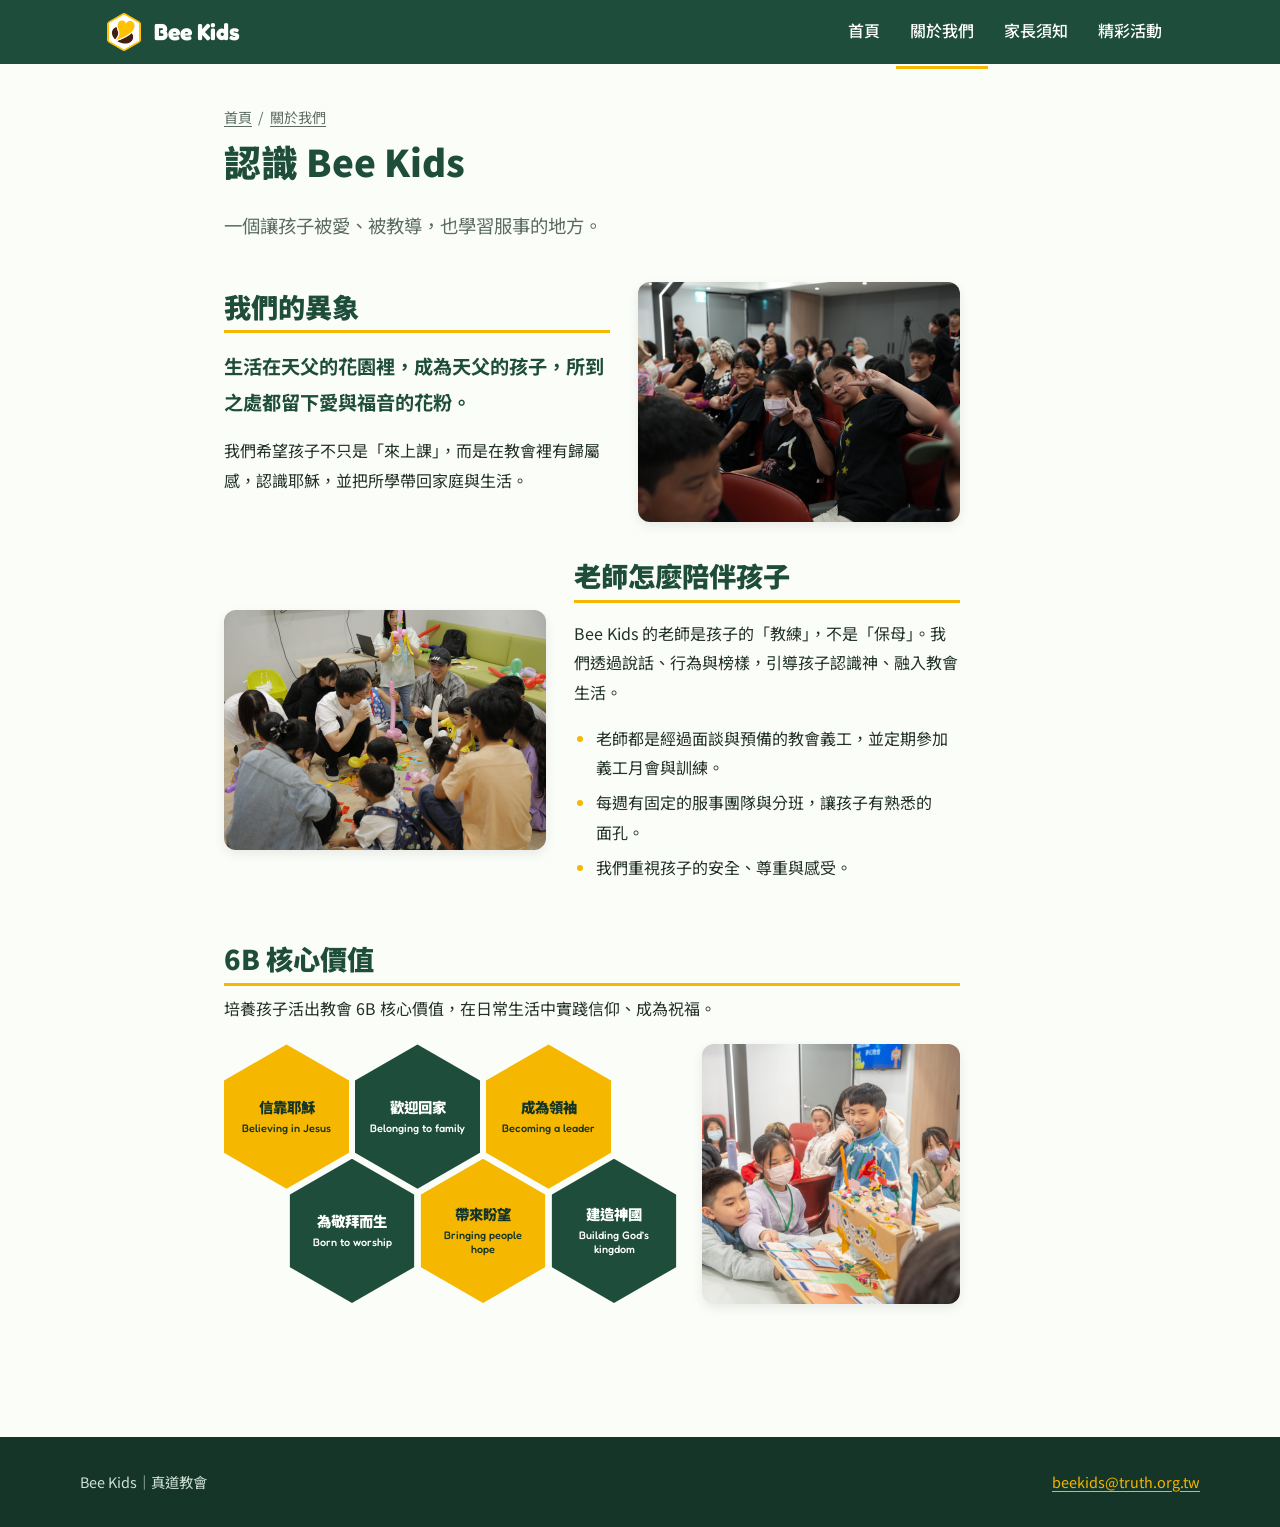
<file: parents/meet/about.html>
<!doctype html>
<html lang="zh-Hant">
<head>
<meta charset="utf-8">
<meta name="viewport" content="width=device-width, initial-scale=1">
<title>認識 Bee Kids｜Bee Kids</title>
<link rel="stylesheet" href="../../assets/site.css">
<script defer src="../../assets/site.js"></script>
<style>

/* 前兩個圖文區塊：左文右圖 */
.prose .feature-row {display: flex;align-items: center;gap: 28px;margin: 36px 0;}
.prose .feature-row.reverse {flex-direction: row;}
.prose .feature-text {flex: 1.2;min-width: 0;margin-top: 0 !important;}

.prose .feature-text h2 {margin-top: 0 !important;padding-top: 0 !important;line-height: 1.3;}
.prose .feature-image {flex: 1;min-width: 0;margin-top: 0 !important;}
.prose .feature-image img {width: 100%;height: 260px;margin: 0 !important;object-fit: cover;border-radius: 12px;display: block;box-shadow: 0 4px 12px rgba(0, 0, 0, 0.08);}

/* 手機版 */
@media (max-width: 768px) {
.prose .feature-row,
.prose .feature-row.reverse {flex-direction: column;align-items: stretch;gap: 16px;}
.prose .feature-image {width: 100%;}
.prose .feature-image img {height: 220px;}}

  
/* 偶數區塊反轉方向（變成左圖右文） */
  .prose .feature-row.reverse {flex-direction: row-reverse;}
  .prose .feature-text {flex: 1.2;margin-top: 0 !important;}
  .prose .feature-text h2 {margin-top: 0 !important;padding-top: 0 !important;line-height: 1.3;}
  .prose .feature-image {flex: 1;margin-top: 4px !important; /* 微調 4px 補償文字行高留白，讓照片上緣不超過標題文字 */}
  .prose .feature-image img {width: 100%;height: 240px;margin: 0 !important; /* 覆蓋 .prose img 可能預設的上下外距 */object-fit: cover;border-radius: 12px;display: block;box-shadow: 0 4px 12px rgba(0, 0, 0, 0.08);}

/* 6B 核心價值區塊：標題在上方，下方「左蜂巢、右照片」並排 */
.prose .core-section {margin-top: 40px;}
  .prose .core-header {margin-bottom: 20px;}
  .prose .core-header h2 {margin-top: 0 !important;margin-bottom: 8px;}
  .prose .core-header p {margin: 0;}
  .prose .core-content-row {display: flex;align-items: center;gap: 28px;}
  .prose .core-honey-wrap {flex: 1.1;}
  .prose .core-honey-wrap .honey {margin: 0 !important;}
  .prose .core-side-image {flex: 1;}
  .prose .core-side-image img {width: 100%;height: 260px;margin: 0 !important;object-fit: cover;border-radius: 12px;display: block;box-shadow: 0 4px 12px rgba(0, 0, 0, 0.08);}

/* 手機版自動改為上下堆疊，避免畫面太擠 */
@media (max-width: 768px) {
  .prose .feature-row,
  .prose .feature-row.reverse,
  .prose .core-content-row {flex-direction: column;gap: 16px;}
  .prose .feature-image,
  .prose .core-honey-wrap,
  .prose .core-side-image {width: 100%;}
  .prose .feature-image img,
  .prose .core-side-image img {height: 220px;}}
 
</style>
</head>
<body>
<main id="main" class="page no-toc">
<article class="prose">
  <h1>認識 Bee Kids</h1>
  <p class="lead">一個讓孩子被愛、被教導，也學習服事的地方。</p>

  <!-- 區塊 1：左文右圖（照片頂端與標題切齊） -->
  <section class="feature-row">
    <div class="feature-text">
      <h2>我們的異象</h2>
      <p class="quote">生活在天父的花園裡，成為天父的孩子，所到之處都留下愛與福音的花粉。</p>
      <p>我們希望孩子不只是「來上課」，而是在教會裡有歸屬感，認識耶穌，並把所學帶回家庭與生活。</p>
    </div>
    <div class="feature-image">
      <img src="../../assets/img/about/about_learn.png" alt="孩子在教會學習並建立歸屬感">
    </div>
  </section>

  <!-- 區塊 2：左圖右文（照片頂端與標題切齊） -->
  <section class="feature-row reverse">
    <div class="feature-text">
      <h2>老師怎麼陪伴孩子</h2>
      <p>Bee Kids 的老師是孩子的「教練」，不是「保母」。我們透過說話、行為與榜樣，引導孩子認識神、融入教會生活。</p>
      <ul>
        <li>老師都是經過面談與預備的教會義工，並定期參加義工月會與訓練。</li>
        <li>每週有固定的服事團隊與分班，讓孩子有熟悉的面孔。</li>
        <li>我們重視孩子的安全、尊重與感受。</li>
      </ul>
    </div>
    <div class="feature-image">
      <img src="../../assets/img/about/about_kids.jpg" alt="老師像教練一樣陪伴孩子">
    </div>
  </section>

  <!-- 區塊 3：6B 核心價值（上方標題說明，下方左蜂巢、右照片並排） -->
  <section class="core-section">
    <div class="core-header">
      <h2>6B 核心價值</h2>
      <p>培養孩子活出教會 6B 核心價值，在日常生活中實踐信仰、成為祝福。</p>
    </div>

    <div class="core-content-row">
      <div class="core-honey-wrap">
        <div class="honey" role="list">
          <div class="hex" role="listitem"><b>信靠耶穌</b><span>Believing in Jesus</span></div>
          <div class="hex" role="listitem"><b>歡迎回家</b><span>Belonging to family</span></div>
          <div class="hex" role="listitem"><b>成為領袖</b><span>Becoming a leader</span></div>
          <div class="hex" role="listitem"><b>為敬拜而生</b><span>Born to worship</span></div>
          <div class="hex" role="listitem"><b>帶來盼望</b><span>Bringing people hope</span></div>
          <div class="hex" role="listitem"><b>建造神國</b><span>Building God’s kingdom</span></div>
        </div>
      </div>
      <div class="core-side-image">
        <img src="../../assets/img/about/about_6B.jpg" alt="孩子們在活動中實踐 6B 核心價值">
      </div>
    </div>
  </section>

  <div data-children></div>
</article>
</main>
</body>
</html>
</file>
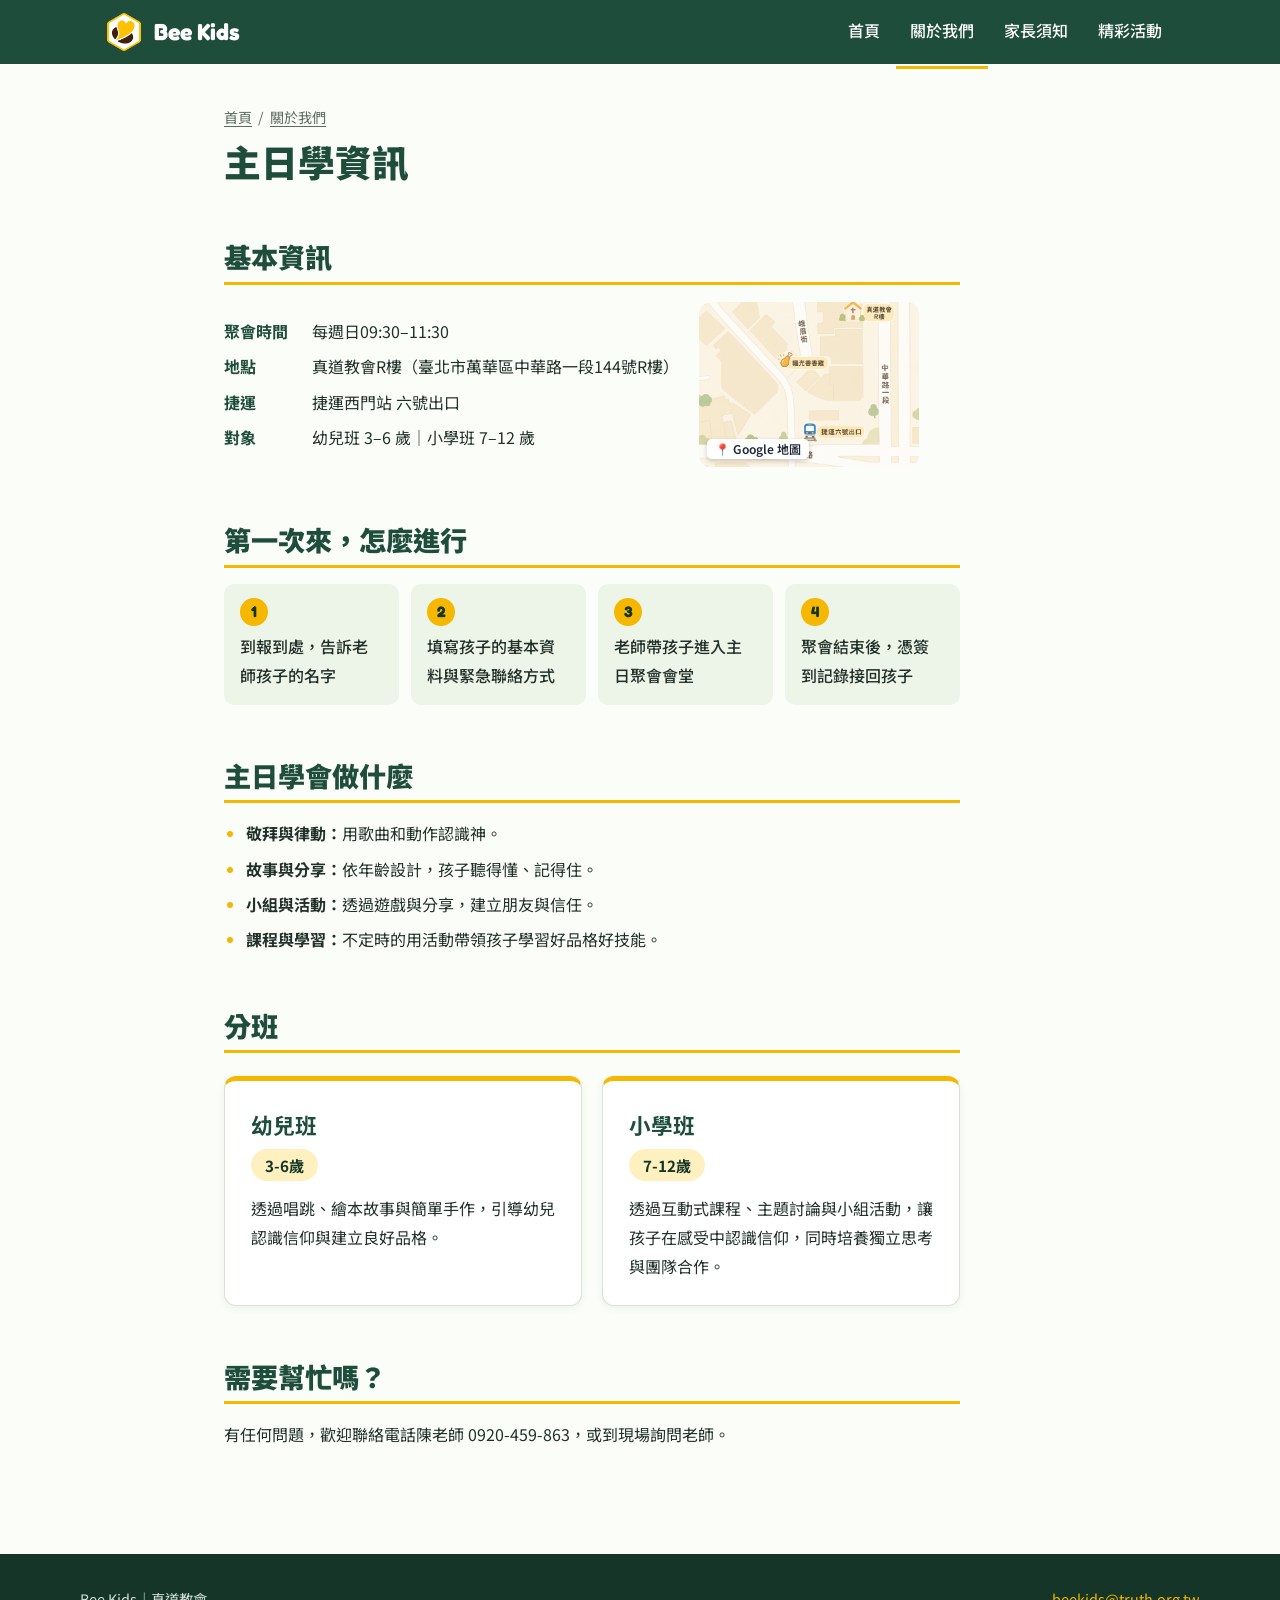
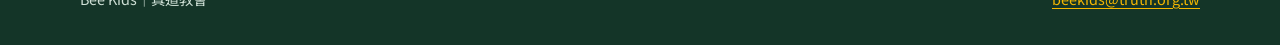
<file: parents/meet/info.html>
<!doctype html>
<html lang="zh-Hant">
<head>
<meta charset="utf-8">
<meta name="viewport" content="width=device-width, initial-scale=1">
<title>主日學資訊｜Bee Kids</title>
<link rel="stylesheet" href="../../assets/site.css">
<script defer src="../../assets/site.js"></script>
<style>
 
  /* 僅作為圖片與按鈕的定位框，不影響原本大小與排版 */
  .map-wrap {position: relative;}
  .map-wrap img {width: 100%;height: 100%;object-fit: cover;display: block;border-radius: inherit;}
  /* 疊加在地圖左下角的小按鈕（縮小版） */
  .map-corner-btn {position: absolute;left: 8px;bottom: 8px;display: inline-flex;align-items: center;gap: 3px;padding: 3px 8px;background-color: rgba(255, 255, 255, 0.95);color: #1f2937 !important;text-decoration: none !important;font-size: 0.75rem;line-height: 1.2;font-weight: 600;border-radius: 5px;box-shadow: 0 2px 5px rgba(0, 0, 0, 0.2);transition: background-color 0.2s, transform 0.15s;}
  .map-corner-btn:hover {background-color: #f59e0b;color: #ffffff !important;transform: translateY(-1px);}

</style>
</head>
<body>
<main id="main" class="page no-toc">
<article class="prose">
<h1>主日學資訊</h1>


<h2>基本資訊</h2>
<div class="info-with-photo">
  <dl class="facts">
    <dt>聚會時間</dt><dd>每週日09:30–11:30</dd>
    <dt>地點</dt><dd>真道教會R樓（臺北市萬華區中華路一段144號R樓）</dd>
    <dt>捷運</dt><dd>捷運西門站 六號出口</dd>
    <dt>對象</dt><dd>幼兒班 3–6 歲｜小學班 7–12 歲</dd>
  </dl>
  
  <div class="info-photo map-wrap">
    <img src="../../assets/img/地圖.png" alt="loading...">
    <a href="https://maps.app.goo.gl/uh5dtWUkNuHYH3hj7" target="_blank" rel="noopener noreferrer" class="map-corner-btn">
      📍 Google 地圖
    </a>
  </div>
</div>

<h2>第一次來，怎麼進行</h2>
<ol class="steps">
  <li>到報到處，告訴老師孩子的名字</li>
  <li>填寫孩子的基本資料與緊急聯絡方式</li>
  <li>老師帶孩子進入主日聚會會堂</li>
  <li>聚會結束後，憑簽到記錄接回孩子</li>
</ol>

<h2>主日學會做什麼</h2>
<ul>
  <li><b>敬拜與律動：</b>用歌曲和動作認識神。</li>
  <li><b>故事與分享：</b>依年齡設計，孩子聽得懂、記得住。</li>
  <li><b>小組與活動：</b>透過遊戲與分享，建立朋友與信任。</li>
  <li><b>課程與學習：</b>不定時的用活動帶領孩子學習好品格好技能。</li>
</ul>

<h2>分班</h2>
  <div class="class-cards">
  <div class="card">
  <h3>幼兒班</h3>
  <p class="age">3-6歲</p>
  <p class="desc">透過唱跳、繪本故事與簡單手作，引導幼兒認識信仰與建立良好品格。</p>
  </div>
  <div class="card">
  <h3>小學班</h3>
  <p class="age">7-12歲</p>
  <p class="desc">透過互動式課程、主題討論與小組活動，讓孩子在感受中認識信仰，同時培養獨立思考與團隊合作。</p>
  </div>
  </div>

<h2>需要幫忙嗎？</h2>
<p>有任何問題，歡迎聯絡電話陳老師 0920-459-863，或到現場詢問老師。</p>
</article>
</main>
</body>
</html>
</file>
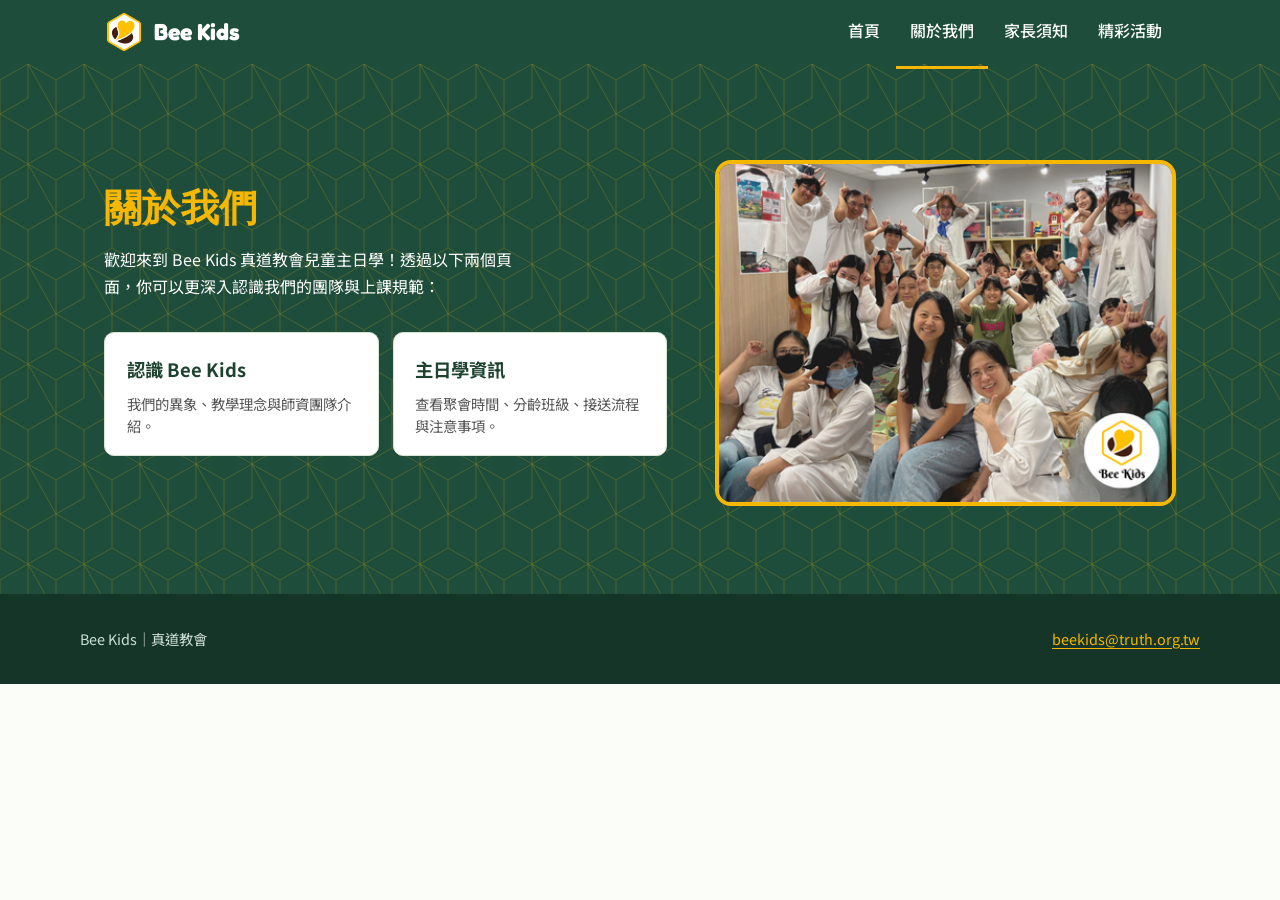
<file: parents/meet/meet-index.html>
<!doctype html>
<html lang="zh-Hant">
<head>
<meta charset="utf-8">
<meta name="viewport" content="width=device-width, initial-scale=1">
<title>關於我們｜Bee Kids</title>
<link rel="stylesheet" href="../../assets/site.css">
<script defer src="../../assets/site.js"></script>
</head>
<body>

<section class="hero">
  <div class="hero-in">
    <div class="hero-text">
      <h1>關於我們</h1>
      <p>歡迎來到 Bee Kids 真道教會兒童主日學！透過以下兩個頁面，你可以更深入認識我們的團隊與上課規範：</p>

      <div data-children></div>
    </div>

    <figure class="hero-photo">
      <img src="../../assets/img/老師合照.png" alt="Bee Kids 活動合照">
    </figure>
  </div>
</section>

</body>
</html>
</file>
<file: assets/site.css>
/* ==========================================================
   【字型】
   功能：載入 Fredoka（英文標題、LOGO、數字）與 Noto Sans TC（中文內文）
   頁面：全站
   ========================================================== */
   @import url("https://fonts.googleapis.com/css2?family=Fredoka:wght@500;700&family=Noto+Sans+TC:wght@400;500;700;900&display=swap");

/* ==========================================================
   【全域設定】
   功能：色彩變數（--honey 蜜蜂黃、--garden 深綠…）、盒模型、內文字體、連結樣式
   頁面：全站
   ========================================================== */
   :root{
     --honey:#F5B700; --honey-soft:#FFF1BF; --garden:#1E4D3B; --garden-deep:#143528; --leaf:#2F6B52;
     --ink:#22302A; --muted:#5B6B62; --paper:#FBFDF8; --mist:#EDF4E8; --line:#D8E3D2;
     --hw:125px; --head:64px;
   }
   *{box-sizing:border-box}
   html{scroll-behavior:smooth;scroll-padding-top:calc(var(--head) + 20px)}
   body{margin:0;font:400 1rem/1.85 "Noto Sans TC",system-ui,-apple-system,"Microsoft JhengHei",sans-serif;color:var(--ink);background:var(--paper)}
   a{color:var(--leaf);text-underline-offset:3px}
   a:focus-visible,button:focus-visible{outline:3px solid var(--honey);outline-offset:2px}
/* ==========================================================
   【跳到主要內容】
   功能：無障礙連結，平常看不到，鍵盤 Tab 才會出現
   頁面：全站（site.js 自動產生）
   ========================================================== */
   .skip{position:absolute;left:-999px;top:8px}
   .skip:focus{left:8px;background:#fff;padding:8px 12px;z-index:100}

/* ==========================================================
   【頁首與主選單】
   功能：桌機：橫向選單＋下拉子選單；手機：選單按鈕（手機版規則在後面的 @media 900px）
   頁面：全站（site.js 自動產生）
   ========================================================== */
   .site-header{position:sticky;top:0;z-index:50;background:var(--garden);color:#fff;height:var(--head)}
   .bar{max-width:1120px;height:100%;margin:0 auto;padding:0 24px;display:flex;align-items:center;gap:24px}
   .brand{display:flex;align-items:center;gap:10px;color:var(--honey);text-decoration:none;font:700 1.45rem/1 Fredoka,sans-serif}
   .brand img{height:40px;width:auto}
   .site-header nav{margin-left:auto}
   .site-header nav ul{list-style:none;margin:0;padding:0}
   .site-header nav>ul{display:flex;gap:2px}
   .site-header a{color:#fff;text-decoration:none}
   .site-header nav>ul>li{position:relative}
   .site-header nav>ul>li>a{display:block;padding:21px 14px;font-weight:500;border-bottom:3px solid transparent}
   .site-header nav>ul>li:hover>a,.site-header nav>ul>li.on>a,.site-header a[aria-current]{border-bottom-color:var(--honey)}
   .sub{display:none;position:absolute;left:0;top:100%;min-width:220px;background:#fff;border:1px solid var(--line);border-top:3px solid var(--honey);box-shadow:0 10px 24px rgba(20,53,40,.18);padding:8px 0}
   .has-sub:hover>.sub,.has-sub:focus-within>.sub{display:block}
   .sub a{display:block;color:var(--ink);padding:6px 18px;font-size:.95rem}
   .sub a:hover{background:var(--honey-soft)}
   .sub a[aria-current]{font-weight:700;background:var(--honey-soft)}
   .sub .grp>a{font-weight:700;color:var(--garden)}
   .sub .grp ul a{padding-left:34px;font-size:.9rem;color:var(--muted)}
   .menu-btn{display:none;margin-left:auto;background:none;border:1px solid rgba(255,255,255,.5);color:#fff;border-radius:8px;padding:6px 14px;font:inherit;cursor:pointer}

/* ==========================================================
   【Hero 大圖區】
   功能：深綠蜂巢底圖＋標題＋照片，兩欄排版；按鈕 .btn 也定義在這裡
   頁面：首頁 index.html、關於我們 meet-index.html、精彩活動 events-index.html
   ========================================================== */
   .hero{background:var(--garden) url("data:image/svg+xml,%3Csvg xmlns='http://www.w3.org/2000/svg' width='56' height='100'%3E%3Cpath d='M28 66L0 50V16L28 0l28 16v34zM28 100V66M28 0v34L0 50v34l28 16 28-16V50z' fill='none' stroke='%23F5B700' stroke-opacity='.2'/%3E%3C/svg%3E");color:#fff}
   .hero-in{max-width:1120px;margin:0 auto;padding:96px 24px 88px;display:grid;grid-template-columns:1.1fr .9fr;gap:48px;align-items:center}
   .hero-photo{margin:0}
   .hero-photo img{display:block;width:100%;aspect-ratio:4/3;object-fit:cover;border-radius:16px;border:4px solid var(--honey)}
   .hero h1{margin:0 0 20px;font:700 clamp(3.2rem,9vw,6rem)/1 Fredoka,sans-serif;color:var(--honey);letter-spacing:.01em}
   .hero p{margin:0 0 32px;max-width:26em;font-size:clamp(1.15rem,2.4vw,1.5rem);line-height:1.7}
   .btns{display:flex;flex-wrap:wrap;gap:16px}
   .btn{display:inline-block;padding:11px 24px;border-radius:999px;font-weight:700;text-decoration:none;border:2px solid var(--honey)}
   .btn.solid{background:var(--honey);color:var(--garden-deep)}
   .btn.line{color:#fff}
   .btn:hover{background:#fff;border-color:#fff;color:var(--garden-deep)}

/* ==========================================================
   【頁面版面與基本文字】
   功能：主內容欄寬、標題 h1–h3、導言 .lead、清單、麵包屑 .crumbs
   頁面：全站（.no-toc／.solo 控制是否有目錄欄）
   ========================================================== */
   .page{max-width:1120px;margin:0 auto;padding:40px 24px 88px;display:grid;grid-template-columns:minmax(0,1fr) 220px;gap:48px}
   .page.solo{grid-template-columns:minmax(0,1fr)}
   .page.no-toc{grid-template-columns:minmax(0,52rem);justify-content:center}
   .prose{max-width:46rem}
   .prose.wide{max-width:none}
   .home .prose{max-width:52rem}
   .crumbs{font-size:.88rem;color:var(--muted);margin-bottom:8px}
   .crumbs a{color:var(--muted)}
   .crumbs span{margin:0 6px}
   h1{font-size:2.3rem;line-height:1.3;font-weight:900;margin:0 0 .6em;color:var(--garden)}
   h2{font-size:1.7rem;line-height:1.4;font-weight:900;margin:3.2rem 0 1rem;padding-bottom:.4rem;border-bottom:3px solid var(--honey);color:var(--garden)}
   h2:first-child{margin-top:0}
   h2 small,h3 small{font-size:.8rem;font-weight:400;color:#777;margin-left:.8em}
   h3{font-size:1.25rem;font-weight:700;margin:2.2rem 0 .6rem;color:var(--leaf)}
   .lead{font-size:1.15rem;color:var(--muted)}
   .prose ul,.prose ol{padding-left:1.4em}
   .prose li{margin:.35em 0}
   .prose li::marker{color:var(--honey);font-weight:700}
   .prose ol>li::marker{color:var(--leaf)}

/* ==========================================================
   【提示框 .callout】
   功能：淡黃底的提示訊息
   頁面：albums.js 在「沒有活動紀錄」時顯示（finished.html）
   ========================================================== */
   .callout{background:var(--honey-soft);border-left:6px solid var(--honey);padding:14px 20px;margin:1.6rem 0;border-radius:0 8px 8px 0}
   .callout p{margin:.3em 0}

/* ==========================================================
   【金句 .quote】
   功能：加粗的深綠色引言
   頁面：認識 Bee Kids about.html
   ========================================================== */
   .quote{font-size:1.2rem;font-weight:700;color:var(--garden);margin:1rem 0}

/* ==========================================================
   【步驟卡片 .steps】
   功能：有編號圓圈的橫向步驟
   頁面：主日學資訊 info.html「第一次來，怎麼進行」
   ========================================================== */
   .steps{list-style:none;padding:0!important;display:grid;grid-template-columns:repeat(auto-fit,minmax(150px,1fr));gap:12px;counter-reset:s;margin:1rem 0 1.6rem}
   .steps li{counter-increment:s;background:var(--mist);border-radius:10px;padding:14px 16px;margin:0;font-weight:500}
   .steps li::before{content:counter(s);display:grid;place-items:center;width:28px;height:28px;margin-bottom:6px;border-radius:50%;background:var(--honey);color:var(--garden-deep);font:700 .95rem/1 Fredoka,sans-serif}

/* ==========================================================
   【連結清單 .links】
   功能：基本版是直式清單；.links.row 是三個並排方塊
   頁面：首頁 index.html「基本資訊」旁的三個連結
   ========================================================== */
   .links{list-style:none;padding:0!important;margin:1rem 0}
   .links li{margin:0;border-bottom:1px solid var(--line)}
   .links a{display:flex;justify-content:space-between;gap:16px;padding:12px 4px;text-decoration:none;font-weight:500}
   .links a:hover{background:var(--honey-soft)}
   .links small{color:var(--muted);font-weight:400}
   .links.row{display:grid;grid-template-columns:repeat(3,1fr);gap:12px}
   .links.row li{border:1px solid var(--line);border-radius:10px;background:#fff}
   .links.row a{flex-direction:column;justify-content:center;gap:2px;padding:16px 18px;height:100%;border-radius:10px}

/* ==========================================================
   【異象區 .split】
   功能：左邊圓形 LOGO、右邊黃底文字
   頁面：首頁 index.html「Bee Kids 的異象」
   ========================================================== */
   .split{display:flex;justify-content:center;align-items:center;gap:32px;margin:1.2rem 0}
   .split>*{margin:0!important;border-radius:12px}
   .split-logo{display:flex;align-items:center;justify-content:center;padding:8px}
   .split-logo img{width:160px;max-width:100%;height:auto;aspect-ratio:1/1;object-fit:contain;border-radius:50%;border:3px solid var(--honey);background:#fff}
   .split-text{display:flex;align-items:center;justify-content:center;text-align:center;background:var(--honey-soft);padding:28px 36px;border-radius:12px}
   .split-text p{margin:0}

/* ==========================================================
   【子頁卡片 .cards／.card】
   功能：site.js 的 data-children 會自動產生；.card 基本款也給分班卡片用
   頁面：關於我們 meet-index.html、精彩活動 events-index.html
   ========================================================== */
   .cards{display:grid;grid-template-columns:repeat(auto-fill,minmax(220px,1fr));gap:14px;margin:1.4rem 0}
   .card{display:block;padding:16px 20px;border:1px solid var(--line);border-radius:10px;background:#fff;color:var(--ink);text-decoration:none}
   .card:hover{border-color:var(--honey);background:var(--honey-soft)}
   .cards .card{display:flex;flex-direction:column;justify-content:center;gap:.45rem;padding:1.15rem 1.35rem}
   .cards .card b{display:block;font-size:1.15rem;color:#1d432e}
   .cards .card span{font-size:.9rem;color:#555;line-height:1.5;font-weight:normal}

/* ==========================================================
   【資訊清單 .facts】
   功能：左項目名稱、右內容的 dl 兩欄
   頁面：首頁 index.html、info.html、ongoing.html、首頁輪播卡片
   ========================================================== */
   .facts{display:grid;grid-template-columns:max-content 1fr;gap:6px 24px;margin:1rem 0}
   .facts dt{font-weight:700;color:var(--garden)}
   .facts dd{margin:0}

/* ==========================================================
   【6B 蜂巢六邊形】
   功能：六個六邊形蜂巢排列（手機版縮放規則在後面）
   頁面：認識 Bee Kids about.html「6B 核心價值」
   ========================================================== */
   .honey{--g:6px;display:grid;grid-template-columns:repeat(3,var(--hw));gap:var(--g);width:max-content;margin:2rem auto 3rem;padding-right:calc(var(--hw)/2)}
   .hex{width:var(--hw);height:calc(var(--hw)*1.1547);clip-path:polygon(50% 0,100% 25%,100% 75%,50% 100%,0 75%,0 25%);display:flex;flex-direction:column;align-items:center;justify-content:center;text-align:center;padding:0 12px;background:var(--honey);color:var(--garden-deep)}
   .hex:nth-child(even){background:var(--garden);color:#fff}
   .hex:nth-child(n+4){margin-top:calc(var(--hw)*-.2887);transform:translateX(calc(var(--hw)/2 + var(--g)/2))}
   .hex b{font-size:.9rem;font-weight:900;line-height:1.3}
   .hex span{font:500 .68rem/1.3 Fredoka,sans-serif;margin-top:4px}

/* ==========================================================
   【本頁目錄 .toc】
   功能：site.js 在沒有 no-toc 且 h2 ≥ 3 個時才產生；目前沒有頁面會觸發
   頁面：目前無（預留給之後的長頁面）
   ========================================================== */
   .toc{position:sticky;top:calc(var(--head) + 24px);align-self:start;font-size:.9rem;border-left:2px solid var(--line);padding-left:16px}
   .toc b{display:block;margin-bottom:6px;color:var(--garden)}
   .toc a{display:block;padding:3px 0;color:var(--muted);text-decoration:none}
   .toc a.on{color:var(--garden);font-weight:700}

/* ==========================================================
   【頁尾】
   功能：聯絡 email 與團隊名稱
   頁面：全站（site.js 自動產生）
   ========================================================== */
   .site-footer{background:var(--garden-deep);color:#cfe0d6;padding:32px 24px;font-size:.9rem}
   .site-footer div{max-width:1120px;margin:0 auto;display:flex;flex-wrap:wrap;justify-content:space-between;gap:8px 24px}
   .site-footer a{color:var(--honey)}

/* ==========================================================
   【響應式：版面與選單（1000px／900px／760px）】
   功能：平板縮成單欄、隱藏目錄；900px 以下變手機選單且只顯示第一層；760px 以下 hero 與 h1 縮小
   頁面：全站
   ========================================================== */
   @media (max-width:1000px){
     .page{grid-template-columns:minmax(0,1fr)}
     .toc{display:none}}
   @media (max-width:900px){
     .menu-btn{display:block}
     .site-header nav{display:none;position:absolute;left:0;right:0;top:var(--head);margin:0;background:var(--garden);max-height:calc(100vh - var(--head));overflow:auto;padding:8px 24px 20px}
     .site-header nav.open{display:block}
     .site-header nav>ul{flex-direction:column}
     .site-header nav>ul>li>a{padding:12px 0}
     /* 手機選單只顯示第一層；子頁從「關於我們／精彩活動」頁的卡片進入 */
     .has-sub>.sub,.has-sub:hover>.sub,.has-sub:focus-within>.sub{display:none}}
   @media (max-width:760px){
     h1{font-size:1.9rem}
     .hero-in{padding:64px 24px 56px;grid-template-columns:1fr;gap:32px}}
/* ==========================================================
   【減少動態】
   功能：使用者系統設定「減少動態」時，關閉平滑捲動
   頁面：全站
   ========================================================== */
   @media (prefers-reduced-motion:reduce){html{scroll-behavior:auto}}

/* ==========================================================
   【手機版共用調整（760px 以下）】
   功能：標題間距、資訊清單、連結方塊、頁尾改成適合小螢幕
   頁面：全站（.links.row 主要是首頁）
   ========================================================== */
   @media (max-width:760px){
     h2{margin:4.4rem 0 .3rem}   /* 確認：4.4rem 偏大，且 560px 以下又變 2.4rem */
     h2 + *{margin-top:.3rem!important}
     h1+h2{margin-top:2rem}
     .facts{grid-template-columns:max-content 1fr;gap:6px 14px;font-size:.95rem}
     .links.row{grid-template-columns:1fr 1fr;gap:8px}
     .links.row li:first-child{grid-column:1/-1}
     .links.row a{padding:10px 12px;font-size:.95rem}
     .links.row small{font-size:.75rem}
     .site-footer div{flex-direction:column;align-items:center;text-align:center;gap:4px}}

/* ==========================================================
   【手機版 Hero 撐滿畫面】
   功能：讓 hero 佔滿一個手機螢幕高度並置中
   頁面：首頁、meet-index.html、events-index.html
   ========================================================== */
   @media (max-width:760px){
     .hero{min-height:calc(100vh - var(--head));min-height:calc(100svh - var(--head));display:grid;align-content:center}
     .hero-in{width:100%}}

/* ==========================================================
   【手機版六宮格】
   功能：蜂巢依螢幕寬度縮放，維持六邊形
   頁面：認識 Bee Kids about.html
   ========================================================== */
   @media (max-width:760px){
     :root{--hw:calc((100vw - 60px) / 3.5)}
     .honey{margin:1.5rem auto 2rem;padding:0 calc(var(--hw)/2) 0 0}
     .hex{padding:0 6px}
     .hex b{font-size:.8rem}
     .hex span{font-size:.6rem;margin-top:2px}}

/* ==========================================================
   【分班卡片 .class-cards】
   功能：幼兒班／小學班兩欄並排，手機改單欄
   頁面：主日學資訊 info.html
   ========================================================== */
   .class-cards{display:grid;grid-template-columns:repeat(2,minmax(0,1fr));gap:20px;margin:1.4rem 0}
   .class-cards .card{padding:24px 26px;border-top:5px solid var(--honey);border-radius:12px;box-shadow:0 2px 8px rgba(20,53,40,.06)}
   .class-cards .card:hover{border-color:var(--line);border-top-color:var(--honey);background:#fff}
   .class-cards .card h3{margin:0 0 .3rem;font-size:1.35rem;color:var(--garden)}
   .class-cards .age{display:inline-block;margin:0 0 .8rem;padding:2px 14px;border-radius:999px;background:var(--honey-soft);color:var(--garden-deep);font-weight:700;font-size:.95rem}
   .class-cards .desc{margin:0;color:var(--ink);line-height:1.8}
   @media (max-width:640px){.class-cards{grid-template-columns:1fr}}

/* ==========================================================
   【精彩活動頁 ongoing.html】
   功能：頂部黏住的快捷按鈕、活動大卡 .ev-sec、主視覺、標籤、費用方塊。首頁輪播會讀取 .ev-sec 的結構，改 HTML 時請保留 .ev-tag、.ev-hero img、.ev-sub、.facts
   頁面：精彩活動 ongoing.html（結構同時被首頁輪播使用）
   ========================================================== */
   .ev-nav{position:sticky;top:var(--head);z-index:5;display:flex;gap:10px;flex-wrap:wrap;margin:1rem 0 2rem;padding:10px 0;background:var(--paper)}
   .ev-nav a{display:inline-flex;flex-direction:column;padding:8px 18px;border:1px solid var(--line);border-radius:999px;background:#fff;color:var(--garden);font-weight:700;text-decoration:none;line-height:1.3}
   .ev-nav a:hover{border-color:var(--honey);background:var(--honey-soft)}
   .ev-sec{scroll-margin-top:50px;margin:0 0 2.5rem;padding:0 30px 30px;background:#fff;border:1px solid var(--line);border-radius:16px;box-shadow:0 4px 16px rgba(20,53,40,.08);overflow:hidden}  /* 原 130px 會和 html 的 scroll-padding 疊加 */
   .ev-hero{position:relative;aspect-ratio:16/9;margin:0 -30px 1.4rem;overflow:hidden;background:linear-gradient(135deg,var(--honey-soft),#fff);border-bottom:1px solid var(--line);display:grid;place-items:center;color:var(--muted)}
   .ev-hero img{position:absolute;inset:0;width:100%;height:100%;object-fit:cover}
   .ev-tag{display:table;margin:1.2rem auto .6rem;padding:2px 12px;border-radius:999px;background:var(--honey);color:#3b2a10;font-weight:700;font-size:.85rem}
   .ev-sec h2{margin-top:0;margin-bottom:.6rem;padding-bottom:0;border-bottom:0}
   .ev-sec h2 span{display:inline-block}
   .ev-sec h2 .ev-sub{display:block;margin-top:.15em;font-size:.78em;color:var(--leaf)}
   .ev-price{display:grid;grid-template-columns:repeat(2,minmax(0,1fr));gap:14px;margin:1rem 0}
   .ev-price div{padding:14px 18px;border-radius:10px;background:var(--honey-soft);text-align:center}
   .ev-price b{display:block;font-size:1.6rem;color:var(--garden)}
   @media (max-width:480px){.ev-price{grid-template-columns:1fr}}
   @media (max-width:560px){.ev-sec{padding:0 18px 22px}.ev-hero{margin:0 -18px 1.2rem}}

/* ==========================================================
   【回到最上面按鈕】
   功能：右下角圓形按鈕，捲動超過 400px 才顯示（.show 由頁面內的 script 切換）
   頁面：ongoing.html、finished.html
   ========================================================== */
   .to-top{position:fixed;right:18px;bottom:18px;z-index:20;width:46px;height:46px;border:0;border-radius:50%;background:var(--honey);color:#3b2a10;font-size:1.3rem;font-weight:700;cursor:pointer;box-shadow:0 3px 10px rgba(0,0,0,.2);opacity:0;visibility:hidden;transform:translateY(8px);transition:opacity .25s,transform .25s,visibility .25s}
   .to-top.show{opacity:1;visibility:visible;transform:none}
   .to-top:hover{background:var(--garden);color:#fff}

/* ==========================================================
   【中文換行優化】
   功能：避免中文單字落單、標題平衡斷行、按鈕不換行
   頁面：全站
   ========================================================== */
   p,li,dd,dt,.lead,.quote{word-break:auto-phrase;text-wrap:pretty}
   h1,h2,h3{word-break:auto-phrase;text-wrap:balance}
   .btn,.ev-nav a{white-space:nowrap}

/* ==========================================================
   【手機版字級（560px 以下）】
   功能：整體字體、標題、頁面留白、卡片內距縮小
   頁面：全站（含 ongoing.html、info.html 分班卡片）
   ========================================================== */
   @media (max-width:560px){
     body{font-size:.94rem;line-height:1.75}
     .page{padding:28px 16px 80px}
     h1{font-size:1.6rem}
     h2{font-size:1.3rem;margin-top:2.4rem}
     h3{font-size:1.08rem;margin-top:1.8rem}
     h2 small,h3 small{display:block;margin:.2em 0 0}
     .lead{font-size:1rem}
     .quote{font-size:1.05rem}
     .ev-price b{font-size:1.4rem}
     .class-cards .card{padding:20px}
     .ev-nav a{padding:6px 14px;font-size:.92rem}}

/* ==========================================================
   【按鈕並排 .btn-group】
   功能：報名按鈕橫排，手機第一顆獨佔一行
   頁面：精彩活動 ongoing.html（寒假營會報名）
   ========================================================== */
   .btn-group{display:flex;flex-wrap:wrap;gap:12px;justify-content:center}
   .btn-group .btn{flex:1 1 0;min-width:max-content;text-align:center}
   @media (max-width:640px){.btn-group .btn:first-child{flex:1 1 100%}}

/* ==========================================================
   【首頁「基本資訊」＋連結方塊】
   功能：左邊基本資訊、右邊三個連結，手機改單欄
   頁面：首頁 index.html
   ========================================================== */
   .info-split{display:grid;grid-template-columns:repeat(2,minmax(0,1fr));gap:24px 32px;align-items:start;margin:1.4rem 0}
   .info-split h3{margin:0 0 .5rem;font-size:1.1rem}
   .info-split .facts{margin:0;gap:8px 14px}
   .info-split .nw{white-space:nowrap}
   .info-split .links.row{margin:0;grid-template-columns:1fr;gap:8px}
   .info-split .links.row a{flex-direction:row;align-items:baseline;justify-content:space-between;gap:12px;padding:8px 14px;height:auto;white-space:nowrap;font-size:.95rem}
   .info-split .links.row small{font-size:.8rem}
   @media (max-width:760px){
     .info-split{grid-template-columns:1fr}
     .info-split .links.row{grid-template-columns:1fr 1fr;gap:8px}
     .info-split .links.row a{flex-direction:column;align-items:flex-start;gap:2px;white-space:normal;padding:10px 12px}}

/* ==========================================================
   【首頁活動輪播】
   功能：可左右滑動的活動卡、前後按鈕、圓點；資料來自 ongoing.html。手機版改上圖下文，並解除文字截斷
   頁面：首頁 index.html（events-carousel.js 產生）
   ========================================================== */
   .ev-car{position:relative;margin:1.2rem 0 .6rem}
   .ev-track{display:flex;overflow-x:auto;scroll-snap-type:x mandatory;scrollbar-width:none;border-radius:16px;border:1px solid var(--line);background:#fff}
   .ev-track::-webkit-scrollbar{display:none}
   .ev-slide{flex:0 0 100%;scroll-snap-align:start;display:grid;grid-template-columns:minmax(0,1.15fr) minmax(0,1fr);color:var(--ink);text-decoration:none}
   .ev-slide figure{margin:0;background:var(--mist);min-height:220px}
   .ev-slide img{display:block;width:100%;height:100%;aspect-ratio:16/9;object-fit:cover}
   .ev-body{min-width:0;padding:28px 32px 44px;display:flex;flex-direction:column;justify-content:center;gap:6px}
   .ev-chip{align-self:flex-start;background:var(--honey);color:var(--garden-deep);font-weight:700;font-size:.8rem;line-height:1;padding:6px 12px;border-radius:999px}
   .ev-body h3{margin:.3rem 0 0;font-size:1.35rem;line-height:1.4;color:var(--garden)}
   .ev-s{margin:0;color:var(--muted);font-weight:500}
   .ev-body .facts{grid-template-columns:max-content minmax(0,1fr);margin:.6rem 0 0;font-size:.95rem;gap:2px 16px}
   .ev-body .facts dt{white-space:nowrap}
   /* 內容太長不換行，超出用 … 截斷（手機版在下方解除） */
   .ev-body h3,.ev-s,.ev-body .facts dd{white-space:nowrap;overflow:hidden;text-overflow:ellipsis}
   .ev-go{margin-top:.6rem;font-weight:700;color:var(--leaf)}
   .ev-slide:hover .ev-go{text-decoration:underline}
   .ev-nav-btn{position:absolute;top:50%;transform:translateY(-50%);width:40px;height:40px;border:0;border-radius:50%;background:rgba(255,255,255,.92);color:var(--garden);font-size:1.6rem;line-height:1;cursor:pointer;box-shadow:0 2px 8px rgba(20,53,40,.25)}
   .ev-nav-btn:hover{background:var(--honey)}
   .ev-nav-btn.prev{left:10px}.ev-nav-btn.next{right:10px}
   .ev-dots{position:absolute;right:20px;bottom:12px;display:flex;gap:8px}
   .ev-dots button{width:10px;height:10px;padding:0;border:0;border-radius:50%;background:var(--line);cursor:pointer}
   .ev-dots button[aria-current="true"]{background:var(--honey);width:24px;border-radius:999px}
   .ev-more{text-align:right;margin:.4rem 0 0}
   @media (max-width:760px){
     .ev-slide{grid-template-columns:minmax(0,1fr)}
     .ev-slide figure{min-height:0;aspect-ratio:16/9}
     .ev-body{padding:18px 18px 42px}
     .ev-body h3,.ev-s,.ev-body .facts dd{white-space:normal;overflow:visible;text-overflow:clip}
     .ev-body h3{font-size:1.15rem}
     .ev-body .facts{grid-template-columns:max-content 1fr;gap:4px 12px;font-size:.9rem}
     .ev-nav-btn{top:calc((100vw - 48px) * 9 / 32)}   /* 按鈕貼在 16:9 圖片垂直正中間（頁面左右留白 24px） */
     .ev-dots{left:20px;right:auto}
   }
   @media (max-width:560px){
     .ev-nav-btn{top:calc((100vw - 32px) * 9 / 32)}   /* 頁面左右留白 16px */
   }

/* ==========================================================
   【基本資訊＋地圖並排】
   功能：左邊 dl 資訊、右邊地圖圖片，手機改上下排列
   頁面：主日學資訊 info.html
   ========================================================== */
   .info-with-photo{display:flex;align-items:center;gap:20px}
   .info-photo{width:220px;aspect-ratio:4/3;border-radius:12px;flex-shrink:0}
   @media (max-width:600px){
     .info-with-photo{flex-direction:column;align-items:stretch}
     .info-photo{width:100%}}

/* ==========================================================
   【活動紀錄相簿卡片】
   功能：依年份分組的卡片格、封面、日期、標題、標籤、查看按鈕
   頁面：活動紀錄 finished.html（albums.js 產生）
   ========================================================== */
   .al-grid{display:grid;grid-template-columns:repeat(auto-fill,minmax(250px,1fr));gap:18px}
   .al-card{display:flex;flex-direction:column;background:#fff;border:1px solid var(--line);border-radius:14px;overflow:hidden;box-shadow:0 3px 12px rgba(20,53,40,.07)}
   .al-cover{position:relative;display:block;aspect-ratio:1/1;background:linear-gradient(135deg,var(--honey-soft),#fff);overflow:hidden}
   .al-cover img{position:absolute;inset:0;width:100%;height:100%;object-fit:cover;transition:transform .3s}
   a.al-cover:hover img{transform:scale(1.04)}
   .al-ph{position:absolute;inset:0;display:grid;place-items:center;font:700 1.6rem Fredoka,sans-serif;color:var(--honey)}
   .al-body{display:flex;flex-direction:column;align-items:flex-start;gap:.35rem;padding:14px 18px 18px;flex:1}
   .al-date{margin:0;font-size:.85rem;color:var(--muted);font-variant-numeric:tabular-nums}
   .al-body h3{margin:0;font-size:1.1rem;line-height:1.4;color:var(--garden)}
   .al-note{margin:0;font-size:.9rem;color:var(--muted)}
   .al-body .btn{margin-top:auto;padding:7px 18px;font-size:.92rem}
   .al-body .btn:hover{background:var(--garden);border-color:var(--garden);color:#fff}
   .al-soon{margin-top:auto;font-size:.88rem;color:var(--muted)}
   .al-year{margin-top:3.5rem}

/* ==========================================================
   【活動紀錄：標籤篩選】
   功能：上方篩選按鈕與卡片上的 #標籤；.al-card[hidden] 用來隱藏被篩掉的卡片
   頁面：活動紀錄 finished.html（albums.js 產生）
   ========================================================== */
   .al-filter{display:flex;flex-wrap:wrap;gap:8px;margin:1.2rem 0 .6rem}
   .al-filter button{padding:5px 14px;border:1px solid var(--line);border-radius:999px;background:#fff;color:var(--garden);font:inherit;font-size:.92rem;font-weight:500;cursor:pointer}
   .al-filter button small{margin-left:.45em;color:var(--muted);font-size:.8em}
   .al-filter button:hover{border-color:var(--honey);background:var(--honey-soft)}
   .al-filter button[aria-pressed="true"]{background:var(--garden);border-color:var(--garden);color:#fff}
   .al-filter button[aria-pressed="true"] small{color:#cfe0d6}
   .al-tags{display:flex;flex-wrap:wrap;gap:2px 10px;margin:0;padding:0!important;list-style:none}
   .al-tags li{margin:0}
   .al-tag{padding:0;border:0;background:none;color:var(--leaf);font:inherit;font-size:.82rem;cursor:pointer}
   .al-tag:hover{text-decoration:underline}
   .al-card[hidden],.al-year[hidden]{display:none}

/* ==========================================================
   【活動紀錄手機版（600px 以下）】
   功能：卡片改兩張並排、字體與內距縮小
   頁面：活動紀錄 finished.html
   ========================================================== */
   @media (max-width:600px){
     .al-grid{grid-template-columns:repeat(2,1fr);gap:10px}
     .al-card{border-radius:10px}
     .al-body{padding:10px 10px 12px;gap:.25rem}
     .al-date{font-size:.75rem}
     .al-body h3{font-size:.95rem;line-height:1.3}
     .al-note{font-size:.8rem}
     .al-tag{font-size:.75rem}
     .al-body .btn{padding:5px 12px;font-size:.82rem}
     .al-soon{font-size:.78rem} }

/* ==========================================================
   【首頁異象區手機版】
   功能：LOGO 與文字改上下排列；.pc-br 用來在手機取消強制換行
   頁面：首頁 index.html
   ========================================================== */
   @media (max-width:760px){
     .split{flex-direction:column;gap:16px}
     .split-logo img{width:120px}
     .split-text{width:100%;padding:20px 18px;line-height:1.85}
     .split-text .pc-br{display:none}   /* 要生效：把異象文字裡的 <br> 改成 <br class="pc-br"> */}

/* ==========================================================
   【子頁 Hero 字級】
   功能：非首頁的 hero 標題與內文縮小，避免跟首頁一樣大
   頁面：meet-index.html、events-index.html
   ========================================================== */
   body:not(.home) .hero-text h1{font-size:clamp(1.8rem,3vw,2.4rem)}
   body:not(.home) .hero-text p{font-size:1rem}
</file>
